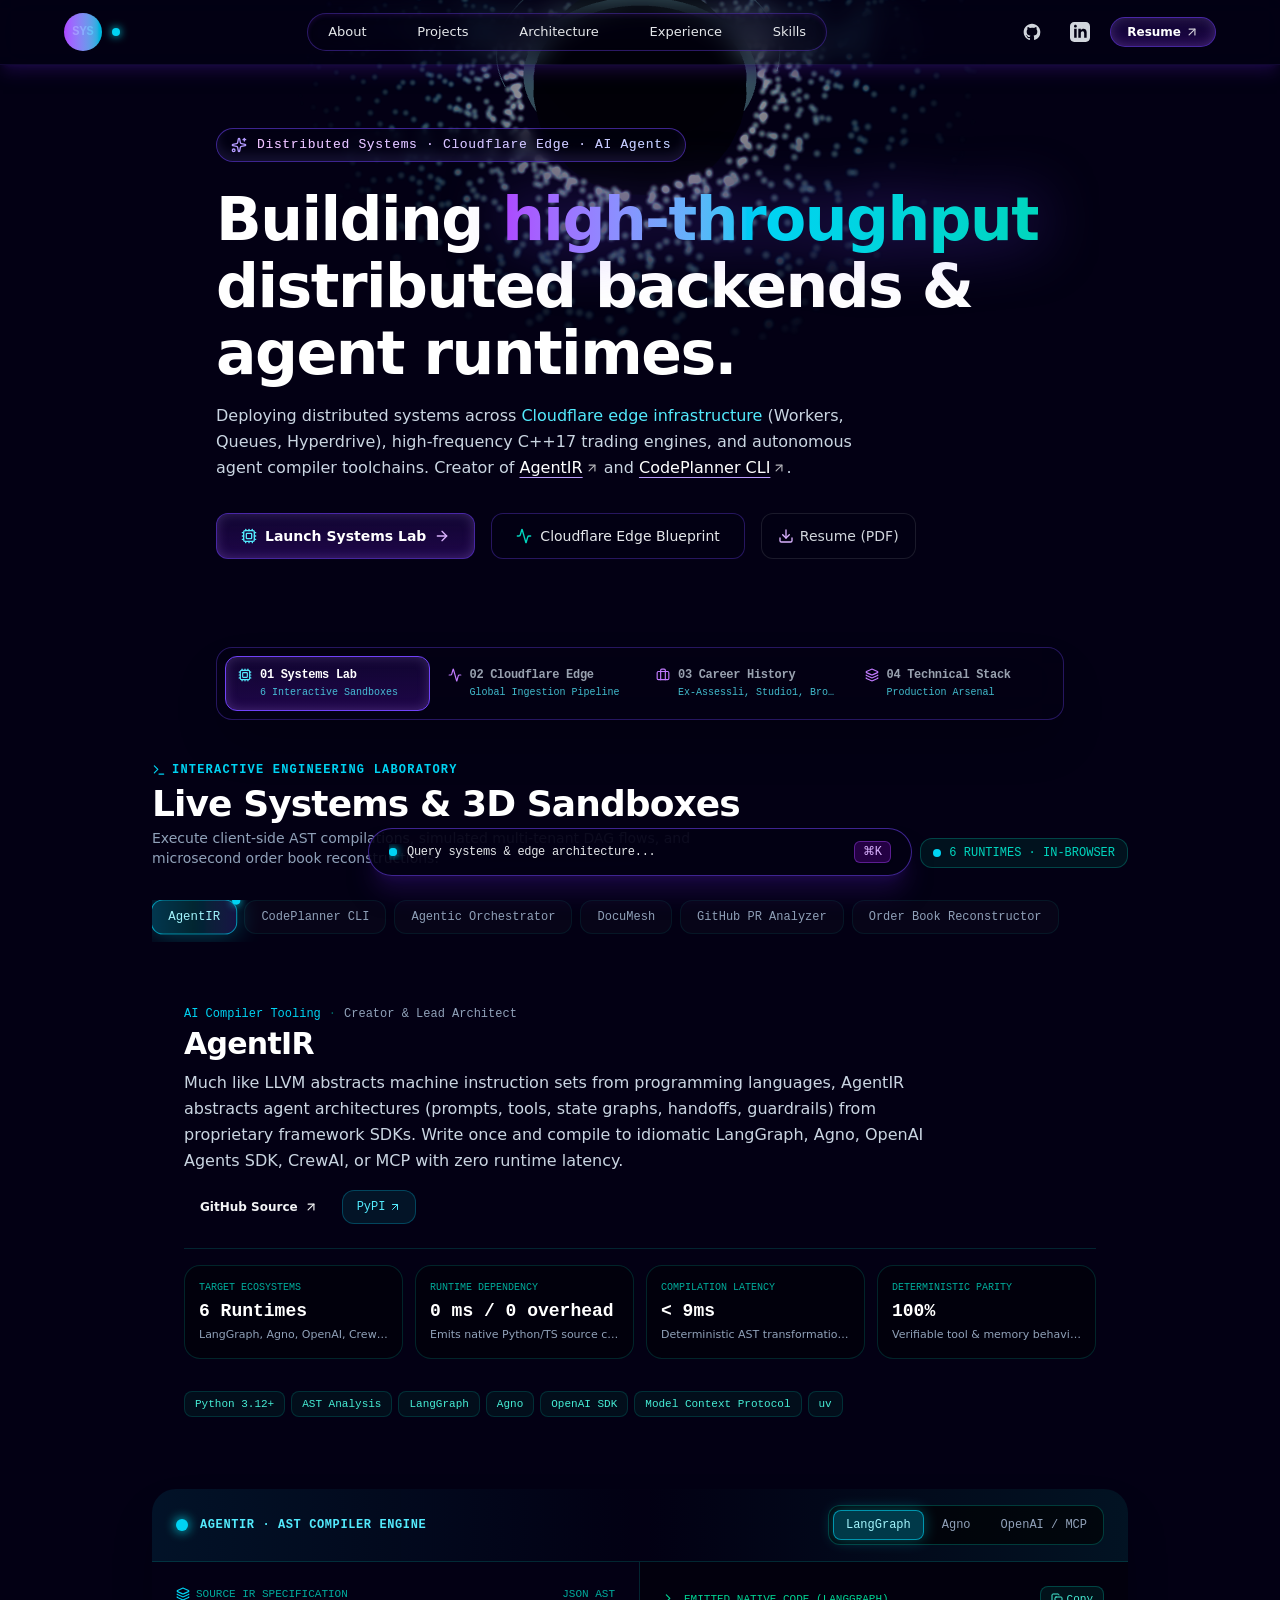
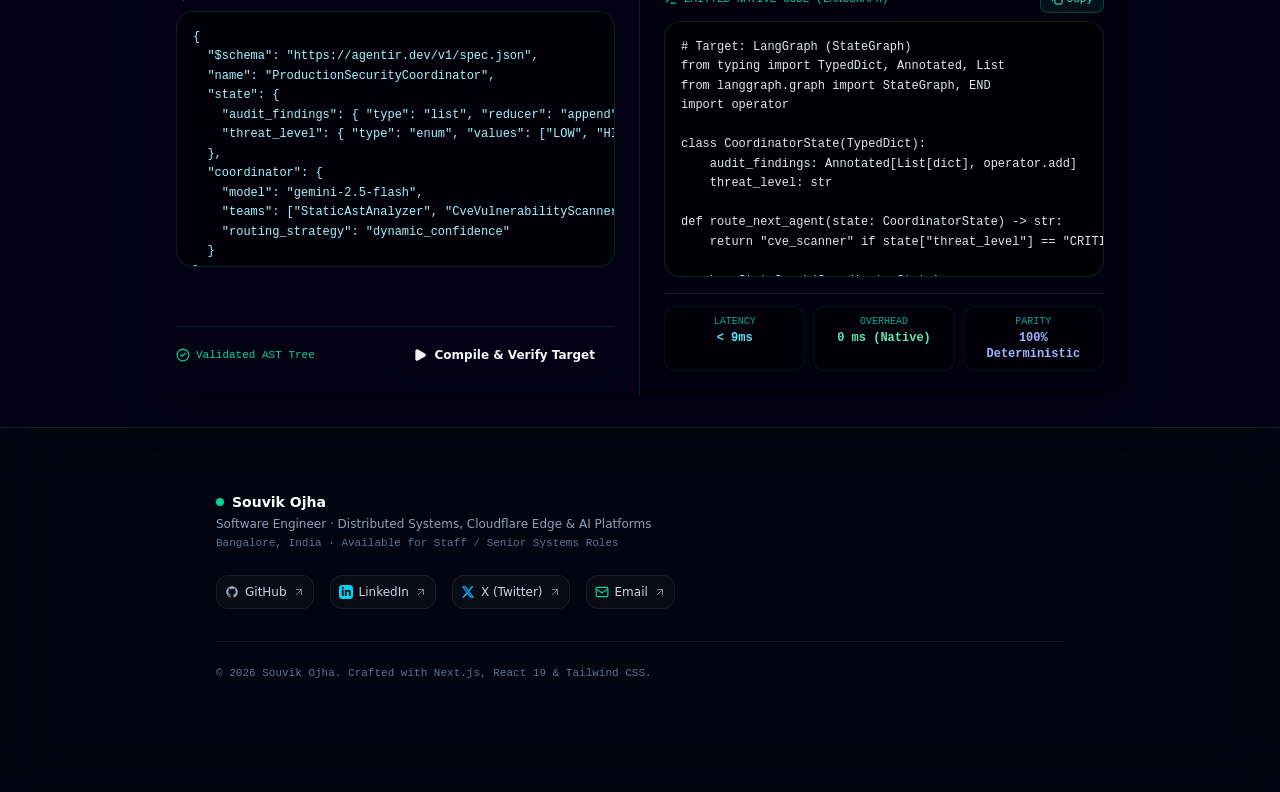
<file: index.html>
<!DOCTYPE html><html lang="en" class="dark h-full antialiased"><head><meta charSet="utf-8"/><meta name="viewport" content="width=device-width, initial-scale=1"/><link rel="stylesheet" href="/_next/static/chunks/19_lyf_rkv5mq.css" data-precedence="next"/><link rel="preload" as="script" fetchPriority="low" href="/_next/static/chunks/310vm2bl3xxpt.js"/><script src="/_next/static/chunks/19mx3mg6lkumu.js" async=""></script><script src="/_next/static/chunks/0bma92pht_c97.js" async=""></script><script src="/_next/static/chunks/1eh83f1trsv72.js" async=""></script><script src="/_next/static/chunks/turbopack-32f_s3484xohk.js" async=""></script><script src="/_next/static/chunks/0h2qsuyze9ds1.js" async=""></script><script src="/_next/static/chunks/3_feh8n163r1n.js" async=""></script><script src="/_next/static/chunks/28ugjsyu7fpft.js" async=""></script><script src="/_next/static/chunks/1s-bj4mqhxy81.js" async=""></script><meta name="theme-color" content="#030014"/><title>Systems &amp; Distributed Platforms Portfolio</title><meta name="description" content="Production engineering portfolio specialized in high-throughput distributed pipelines, Cloudflare edge infrastructure, and autonomous agent compiler toolchains."/><link rel="author" href="https://github.com/techsouvik"/><meta name="author" content="Systems Engineer"/><link rel="icon" href="/favicon.ico?favicon.2vob68tjqpejf.ico" sizes="256x256" type="image/x-icon"/><script src="/_next/static/chunks/0cz1d0mv5g_q7.js" noModule=""></script></head><body class="bg-[#030014] overflow-y-scroll overflow-x-hidden text-gray-200 selection:bg-purple-500/30 selection:text-cyan-200"><div hidden=""><!--$--><!--/$--></div><div class="w-full h-auto fixed inset-0 -z-10 pointer-events-none"></div><div class="w-full h-[65px] fixed top-0 shadow-lg shadow-[#2A0E61]/50 bg-[#03001427] backdrop-blur-md z-50 px-6 sm:px-10 border-b border-[#7042f820]"><div class="w-full h-full flex items-center justify-between m-auto max-w-6xl"><a class="flex items-center gap-2.5 group cursor-pointer" href="/"><div class="relative p-[1px] rounded-full bg-gradient-to-r from-purple-500 to-cyan-500 group-hover:shadow-[0_0_16px_rgba(112,66,248,0.8)] transition-all duration-300"><div class="w-9 h-9 rounded-full bg-[#030014] flex items-center justify-center font-mono font-bold text-xs text-transparent bg-clip-text bg-gradient-to-r from-purple-400 to-cyan-400">SYS</div></div><span class="w-2 h-2 rounded-full bg-cyan-400 shadow-[0_0_8px_#00f2fe]"></span></a><div class="hidden md:flex w-[520px] h-full flex-row items-center justify-center"><div class="flex items-center justify-between w-full h-auto border border-[#7042f861] bg-[#0300145e] px-[20px] py-[8px] rounded-full text-gray-200 text-[13px] backdrop-blur-md shadow-inner shadow-purple-900/20"><a href="#about-me" class="cursor-pointer hover:text-[#b49bff] transition">About</a><a href="#workbench" class="cursor-pointer hover:text-[#b49bff] transition">Projects</a><a href="#architecture" class="cursor-pointer hover:text-[#b49bff] transition">Architecture</a><a href="#experience" class="cursor-pointer hover:text-[#b49bff] transition">Experience</a><a href="#skills" class="cursor-pointer hover:text-[#b49bff] transition">Skills</a></div></div><div class="hidden md:flex flex-row items-center gap-3"><a href="https://github.com/techsouvik" target="_blank" rel="noreferrer noopener" class="p-2 rounded-xl text-gray-300 hover:text-white hover:bg-purple-950/40 transition" title="GitHub"><svg class="h-5 w-5" fill="currentColor" viewBox="0 0 24 24" aria-hidden="true"><path fill-rule="evenodd" d="M12 2C6.477 2 2 6.484 2 12.017c0 4.425 2.865 8.18 6.839 9.504.5.092.682-.217.682-.483 0-.237-.008-.868-.013-1.703-2.782.605-3.369-1.343-3.369-1.343-.454-1.158-1.11-1.466-1.11-1.466-.908-.62.069-.608.069-.608 1.003.07 1.53 1.032 1.53 1.032.892 1.53 2.341 1.088 2.91.832.092-.647.35-1.088.636-1.338-2.22-.253-4.555-1.113-4.555-4.951 0-1.093.39-1.988 1.029-2.688-.103-.253-.446-1.272.098-2.65 0 0 .84-.27 2.75 1.026A9.564 9.564 0 0112 6.844c.85.004 1.705.115 2.504.337 1.909-1.296 2.747-1.027 2.747-1.027.546 1.379.202 2.398.1 2.651.64.7 1.028 1.595 1.028 2.688 0 3.848-2.339 4.695-4.566 4.943.359.309.678.92.678 1.855 0 1.338-.012 2.419-.012 2.747 0 .268.18.58.688.482A10.019 10.019 0 0022 12.017C22 6.484 17.522 2 12 2z" clip-rule="evenodd"></path></svg></a><a href="https://linkedin.com/in/souvikojha" target="_blank" rel="noreferrer noopener" class="p-2 rounded-xl text-gray-300 hover:text-white hover:bg-purple-950/40 transition" title="LinkedIn"><svg class="h-5 w-5" fill="currentColor" viewBox="0 0 24 24" aria-hidden="true"><path d="M19 0h-14c-2.761 0-5 2.239-5 5v14c0 2.761 2.239 5 5 5h14c2.762 0 5-2.239 5-5v-14c0-2.761-2.238-5-5-5zm-11 19h-3v-11h3v11zm-1.5-12.268c-.966 0-1.75-.79-1.75-1.764s.784-1.764 1.75-1.764 1.75.79 1.75 1.764-.783 1.764-1.75 1.764zm13.5 12.268h-3v-5.604c0-3.368-4-3.113-4 0v5.604h-3v-11h3v1.765c1.396-2.586 7-2.777 7 2.476v6.759z"></path></svg></a><a href="/resume-startup.pdf" target="_blank" rel="noreferrer noopener" class="py-1.5 px-4 button-primary text-xs font-semibold text-white rounded-full cursor-pointer flex items-center gap-1 border border-[#7042f88b]"><span>Resume</span><svg xmlns="http://www.w3.org/2000/svg" width="24" height="24" viewBox="0 0 24 24" fill="none" stroke="currentColor" stroke-width="2" stroke-linecap="round" stroke-linejoin="round" class="lucide lucide-arrow-up-right w-3.5 h-3.5 opacity-80" aria-hidden="true"><path d="M7 7h10v10"></path><path d="M7 17 17 7"></path></svg></a></div><button class="md:hidden text-white focus:outline-none text-2xl p-1 cursor-pointer"><svg xmlns="http://www.w3.org/2000/svg" width="24" height="24" viewBox="0 0 24 24" fill="none" stroke="currentColor" stroke-width="2" stroke-linecap="round" stroke-linejoin="round" class="lucide lucide-menu w-6 h-6" aria-hidden="true"><path d="M4 5h16"></path><path d="M4 12h16"></path><path d="M4 19h16"></path></svg></button></div></div><main class="h-full w-full relative z-[20]"><section class="relative pt-24 sm:pt-32 pb-16 overflow-visible"><div style="opacity:0.65;mask-image:radial-gradient(circle 380px at 50% 50%, black 25%, transparent 92%);-webkit-mask-image:radial-gradient(circle 380px at 50% 50%, black 25%, transparent 92%)" class="absolute top-[-260px] sm:top-[-280px] left-1/2 -translate-x-1/2 w-full max-w-[1200px] h-[550px] sm:h-[620px] pointer-events-none -z-10 overflow-visible transition-opacity duration-700"></div><div class="max-w-4xl mx-auto px-6 space-y-6 relative z-10 text-center sm:text-left"><div class="Welcome-box py-[6px] px-[14px] border border-[#7042f88b] bg-[#03001477] backdrop-blur-md opacity-[0.95] mx-auto sm:mx-0 shadow-lg shadow-purple-900/20" style="opacity:0;transform:translateY(-100px)"><svg xmlns="http://www.w3.org/2000/svg" width="24" height="24" viewBox="0 0 24 24" fill="none" stroke="currentColor" stroke-width="2" stroke-linecap="round" stroke-linejoin="round" class="lucide lucide-sparkles lucide-stars text-[#b49bff] mr-[10px] h-4 w-4" aria-hidden="true"><path d="M11.017 2.814a1 1 0 0 1 1.966 0l1.051 5.558a2 2 0 0 0 1.594 1.594l5.558 1.051a1 1 0 0 1 0 1.966l-5.558 1.051a2 2 0 0 0-1.594 1.594l-1.051 5.558a1 1 0 0 1-1.966 0l-1.051-5.558a2 2 0 0 0-1.594-1.594l-5.558-1.051a1 1 0 0 1 0-1.966l5.558-1.051a2 2 0 0 0 1.594-1.594z"></path><path d="M20 2v4"></path><path d="M22 4h-4"></path><circle cx="4" cy="20" r="2"></circle></svg><h1 class="Welcome-text text-[12px] sm:text-[13px] font-mono tracking-wider">Distributed Systems · Cloudflare Edge · AI Agents</h1></div><div class="space-y-3" style="opacity:0;transform:translateX(-100px)"><h1 class="text-4xl sm:text-6xl font-black tracking-tight text-white leading-[1.12]">Building<!-- --> <span class="text-transparent bg-clip-text bg-gradient-to-r from-purple-500 via-cyan-400 to-teal-400 drop-shadow-[0_0_30px_rgba(112,66,248,0.5)]">high-throughput</span> <!-- -->distributed backends &amp; agent runtimes.</h1><p class="text-slate-300 text-sm sm:text-base leading-relaxed max-w-2xl font-normal pt-1">Deploying distributed systems across<!-- --> <span class="text-cyan-300 font-medium">Cloudflare edge infrastructure</span> (Workers, Queues, Hyperdrive), high-frequency C++17 trading engines, and autonomous agent compiler toolchains. Creator of<!-- --> <a href="https://github.com/techsouvik/agentIR" target="_blank" rel="noreferrer" class="text-white underline decoration-[#ba9cff] underline-offset-4 hover:text-cyan-300 font-medium inline-flex items-center">AgentIR<svg xmlns="http://www.w3.org/2000/svg" width="24" height="24" viewBox="0 0 24 24" fill="none" stroke="currentColor" stroke-width="2" stroke-linecap="round" stroke-linejoin="round" class="lucide lucide-arrow-up-right w-3.5 h-3.5 opacity-70 ml-0.5" aria-hidden="true"><path d="M7 7h10v10"></path><path d="M7 17 17 7"></path></svg></a> <!-- -->and<!-- --> <a href="https://github.com/techsouvik/codeplanner-cli" target="_blank" rel="noreferrer" class="text-white underline decoration-[#ba9cff] underline-offset-4 hover:text-cyan-300 font-medium inline-flex items-center">CodePlanner CLI<svg xmlns="http://www.w3.org/2000/svg" width="24" height="24" viewBox="0 0 24 24" fill="none" stroke="currentColor" stroke-width="2" stroke-linecap="round" stroke-linejoin="round" class="lucide lucide-arrow-up-right w-3.5 h-3.5 opacity-70 ml-0.5" aria-hidden="true"><path d="M7 7h10v10"></path><path d="M7 17 17 7"></path></svg></a>.</p></div><div class="flex flex-wrap items-center justify-center sm:justify-start gap-4 pt-2" style="opacity:0;transform:translateX(-100px)"><button class="py-3 px-6 button-primary text-center text-white cursor-pointer rounded-xl text-xs sm:text-sm font-semibold flex items-center gap-2 border border-[#7042f88b]"><svg xmlns="http://www.w3.org/2000/svg" width="24" height="24" viewBox="0 0 24 24" fill="none" stroke="currentColor" stroke-width="2" stroke-linecap="round" stroke-linejoin="round" class="lucide lucide-cpu w-4 h-4 text-cyan-300" aria-hidden="true"><path d="M12 20v2"></path><path d="M12 2v2"></path><path d="M17 20v2"></path><path d="M17 2v2"></path><path d="M2 12h2"></path><path d="M2 17h2"></path><path d="M2 7h2"></path><path d="M20 12h2"></path><path d="M20 17h2"></path><path d="M20 7h2"></path><path d="M7 20v2"></path><path d="M7 2v2"></path><rect x="4" y="4" width="16" height="16" rx="2"></rect><rect x="8" y="8" width="8" height="8" rx="1"></rect></svg><span>Launch Systems Lab</span><svg xmlns="http://www.w3.org/2000/svg" width="24" height="24" viewBox="0 0 24 24" fill="none" stroke="currentColor" stroke-width="2" stroke-linecap="round" stroke-linejoin="round" class="lucide lucide-arrow-right w-4 h-4 text-purple-300" aria-hidden="true"><path d="M5 12h14"></path><path d="m12 5 7 7-7 7"></path></svg></button><button class="py-3 px-6 text-center text-gray-200 hover:text-white bg-[#03001477] border border-[#7042f855] hover:border-cyan-400 rounded-xl text-xs sm:text-sm font-medium flex items-center gap-2 transition backdrop-blur-md cursor-pointer"><svg xmlns="http://www.w3.org/2000/svg" width="24" height="24" viewBox="0 0 24 24" fill="none" stroke="currentColor" stroke-width="2" stroke-linecap="round" stroke-linejoin="round" class="lucide lucide-activity w-4 h-4 text-teal-400" aria-hidden="true"><path d="M22 12h-2.48a2 2 0 0 0-1.93 1.46l-2.35 8.36a.25.25 0 0 1-.48 0L9.24 2.18a.25.25 0 0 0-.48 0l-2.35 8.36A2 2 0 0 1 4.49 12H2"></path></svg><span>Cloudflare Edge Blueprint</span></button><a href="/resume-startup.pdf" target="_blank" rel="noopener noreferrer" class="py-3 px-4 text-center text-gray-300 hover:text-white bg-[#03001477] border border-white/10 hover:border-white/20 rounded-xl text-xs sm:text-sm font-medium flex items-center gap-1.5 transition backdrop-blur-md cursor-pointer"><svg xmlns="http://www.w3.org/2000/svg" width="24" height="24" viewBox="0 0 24 24" fill="none" stroke="currentColor" stroke-width="2" stroke-linecap="round" stroke-linejoin="round" class="lucide lucide-download w-4 h-4 text-purple-300" aria-hidden="true"><path d="M12 15V3"></path><path d="M21 15v4a2 2 0 0 1-2 2H5a2 2 0 0 1-2-2v-4"></path><path d="m7 10 5 5 5-5"></path></svg><span>Resume (PDF)</span></a></div></div></section><div id="cockpit" class="max-w-4xl mx-auto px-6 pt-6 pb-2 scroll-mt-20 relative"><div class="p-2 rounded-2xl flex items-center justify-between gap-1.5 overflow-x-auto no-scrollbar shadow-2xl border border-[#7042f855] bg-[#030014aa] backdrop-blur-xl"><button class="flex-1 min-w-[170px] py-2.5 px-3 rounded-xl text-left transition-all duration-300 cursor-pointer button-primary text-white border border-[#7042f8] shadow-lg shadow-purple-900/40"><div class="flex items-center gap-2"><svg xmlns="http://www.w3.org/2000/svg" width="24" height="24" viewBox="0 0 24 24" fill="none" stroke="currentColor" stroke-width="2" stroke-linecap="round" stroke-linejoin="round" class="lucide lucide-cpu w-3.5 h-3.5 text-cyan-300" aria-hidden="true"><path d="M12 20v2"></path><path d="M12 2v2"></path><path d="M17 20v2"></path><path d="M17 2v2"></path><path d="M2 12h2"></path><path d="M2 17h2"></path><path d="M2 7h2"></path><path d="M20 12h2"></path><path d="M20 17h2"></path><path d="M20 7h2"></path><path d="M7 20v2"></path><path d="M7 2v2"></path><rect x="4" y="4" width="16" height="16" rx="2"></rect><rect x="8" y="8" width="8" height="8" rx="1"></rect></svg><span class="text-xs font-mono font-bold tracking-tight">01 Systems Lab</span></div><div class="text-[10px] font-mono text-cyan-300/80 truncate mt-0.5 pl-5.5">6 Interactive Sandboxes</div></button><button class="flex-1 min-w-[170px] py-2.5 px-3 rounded-xl text-left transition-all duration-300 cursor-pointer text-gray-400 hover:text-white hover:bg-white/[0.04]"><div class="flex items-center gap-2"><svg xmlns="http://www.w3.org/2000/svg" width="24" height="24" viewBox="0 0 24 24" fill="none" stroke="currentColor" stroke-width="2" stroke-linecap="round" stroke-linejoin="round" class="lucide lucide-activity w-3.5 h-3.5 text-purple-400" aria-hidden="true"><path d="M22 12h-2.48a2 2 0 0 0-1.93 1.46l-2.35 8.36a.25.25 0 0 1-.48 0L9.24 2.18a.25.25 0 0 0-.48 0l-2.35 8.36A2 2 0 0 1 4.49 12H2"></path></svg><span class="text-xs font-mono font-bold tracking-tight">02 Cloudflare Edge</span></div><div class="text-[10px] font-mono text-cyan-300/80 truncate mt-0.5 pl-5.5">Global Ingestion Pipeline</div></button><button class="flex-1 min-w-[170px] py-2.5 px-3 rounded-xl text-left transition-all duration-300 cursor-pointer text-gray-400 hover:text-white hover:bg-white/[0.04]"><div class="flex items-center gap-2"><svg xmlns="http://www.w3.org/2000/svg" width="24" height="24" viewBox="0 0 24 24" fill="none" stroke="currentColor" stroke-width="2" stroke-linecap="round" stroke-linejoin="round" class="lucide lucide-briefcase w-3.5 h-3.5 text-purple-400" aria-hidden="true"><path d="M16 20V4a2 2 0 0 0-2-2h-4a2 2 0 0 0-2 2v16"></path><rect width="20" height="14" x="2" y="6" rx="2"></rect></svg><span class="text-xs font-mono font-bold tracking-tight">03 Career History</span></div><div class="text-[10px] font-mono text-cyan-300/80 truncate mt-0.5 pl-5.5">Ex-Assessli, Studio1, Browmath</div></button><button class="flex-1 min-w-[170px] py-2.5 px-3 rounded-xl text-left transition-all duration-300 cursor-pointer text-gray-400 hover:text-white hover:bg-white/[0.04]"><div class="flex items-center gap-2"><svg xmlns="http://www.w3.org/2000/svg" width="24" height="24" viewBox="0 0 24 24" fill="none" stroke="currentColor" stroke-width="2" stroke-linecap="round" stroke-linejoin="round" class="lucide lucide-layers lucide-layers-3 w-3.5 h-3.5 text-purple-400" aria-hidden="true"><path d="M12.83 2.18a2 2 0 0 0-1.66 0L2.6 6.08a1 1 0 0 0 0 1.83l8.58 3.91a2 2 0 0 0 1.66 0l8.58-3.9a1 1 0 0 0 0-1.83z"></path><path d="M2 12a1 1 0 0 0 .58.91l8.6 3.91a2 2 0 0 0 1.65 0l8.58-3.9A1 1 0 0 0 22 12"></path><path d="M2 17a1 1 0 0 0 .58.91l8.6 3.91a2 2 0 0 0 1.65 0l8.58-3.9A1 1 0 0 0 22 17"></path></svg><span class="text-xs font-mono font-bold tracking-tight">04 Technical Stack</span></div><div class="text-[10px] font-mono text-cyan-300/80 truncate mt-0.5 pl-5.5">Production Arsenal</div></button></div></div><div class="relative"><div class="block animate-in fade-in duration-200"><section id="workbench" class="py-8 relative"><div class="max-w-5xl mx-auto px-6 space-y-8"><div class="flex flex-wrap items-end justify-between gap-4"><div><div class="inline-flex items-center gap-1.5 text-xs font-mono uppercase tracking-widest text-cyan-400 font-semibold mb-1"><svg xmlns="http://www.w3.org/2000/svg" width="24" height="24" viewBox="0 0 24 24" fill="none" stroke="currentColor" stroke-width="2" stroke-linecap="round" stroke-linejoin="round" class="lucide lucide-terminal w-3.5 h-3.5" aria-hidden="true"><path d="M12 19h8"></path><path d="m4 17 6-6-6-6"></path></svg><span>Interactive Engineering Laboratory</span></div><h2 class="text-2xl sm:text-4xl font-extrabold text-white tracking-tight">Live Systems &amp; 3D Sandboxes</h2><p class="text-sm text-slate-400 mt-1 max-w-xl">Execute client-side AST compilations, simulated multi-tenant DAG flows, and microsecond order book reconstructions.</p></div><div class="flex items-center gap-2 font-mono text-xs text-teal-400 bg-teal-950/40 px-3 py-1.5 rounded-xl border border-teal-500/30"><span class="w-2 h-2 rounded-full bg-cyan-400 animate-ping inline-block"></span><span>6 RUNTIMES · IN-BROWSER</span></div></div><div class="flex items-center gap-2 overflow-x-auto pb-2 no-scrollbar"><button class="relative px-4 py-2 rounded-xl text-xs font-mono font-medium transition-all duration-300 whitespace-nowrap cursor-pointer bg-gradient-to-r from-cyan-500/30 via-teal-500/20 to-indigo-500/20 text-cyan-200 border border-cyan-400/60 shadow-[0_0_25px_rgba(0,242,254,0.3)] scale-[1.03]"><span class="absolute -top-1 -right-1 w-2 h-2 rounded-full bg-cyan-400 shadow-[0_0_8px_#00f2fe]"></span><span>AgentIR</span></button><button class="relative px-4 py-2 rounded-xl text-xs font-mono font-medium transition-all duration-300 whitespace-nowrap cursor-pointer bg-white/[0.02] border border-teal-500/10 text-slate-400 hover:text-white hover:border-teal-500/30 hover:bg-teal-500/5"><span>CodePlanner CLI</span></button><button class="relative px-4 py-2 rounded-xl text-xs font-mono font-medium transition-all duration-300 whitespace-nowrap cursor-pointer bg-white/[0.02] border border-teal-500/10 text-slate-400 hover:text-white hover:border-teal-500/30 hover:bg-teal-500/5"><span>Agentic Orchestrator</span></button><button class="relative px-4 py-2 rounded-xl text-xs font-mono font-medium transition-all duration-300 whitespace-nowrap cursor-pointer bg-white/[0.02] border border-teal-500/10 text-slate-400 hover:text-white hover:border-teal-500/30 hover:bg-teal-500/5"><span>DocuMesh</span></button><button class="relative px-4 py-2 rounded-xl text-xs font-mono font-medium transition-all duration-300 whitespace-nowrap cursor-pointer bg-white/[0.02] border border-teal-500/10 text-slate-400 hover:text-white hover:border-teal-500/30 hover:bg-teal-500/5"><span>GitHub PR Analyzer</span></button><button class="relative px-4 py-2 rounded-xl text-xs font-mono font-medium transition-all duration-300 whitespace-nowrap cursor-pointer bg-white/[0.02] border border-teal-500/10 text-slate-400 hover:text-white hover:border-teal-500/30 hover:bg-teal-500/5"><span>Order Book Reconstructor</span></button></div><div style="transform:perspective(1000px) rotateX(0deg) rotateY(0deg);transition:transform 0.18s cubic-bezier(0.16, 1, 0.3, 1), box-shadow 0.18s ease-out" class="relative overflow-hidden hud-panel p-6 sm:p-8 rounded-3xl space-y-6"><div class="pointer-events-none absolute inset-0 z-10 transition-opacity duration-300" style="opacity:0;background:radial-gradient(circle 350px at 50% 50%, rgba(0, 242, 254, 0.25), transparent 70%)"></div><div class="flex flex-wrap items-start justify-between gap-4"><div class="space-y-1"><div class="flex items-center gap-2 text-xs font-mono text-cyan-400"><span>AI Compiler Tooling</span><span class="text-teal-500/50">·</span><span class="text-slate-400">Creator &amp; Lead Architect</span></div><h3 class="text-2xl sm:text-3xl font-bold text-white tracking-tight">AgentIR</h3><p class="text-sm sm:text-base text-slate-300 mt-2 leading-relaxed max-w-3xl">Much like LLVM abstracts machine instruction sets from programming languages, AgentIR abstracts agent architectures (prompts, tools, state graphs, handoffs, guardrails) from proprietary framework SDKs. Write once and compile to idiomatic LangGraph, Agno, OpenAI Agents SDK, CrewAI, or MCP with zero runtime latency.</p></div><div class="flex items-center gap-2"><a href="https://github.com/techsouvik/agentIR" target="_blank" rel="noreferrer" class="btn-neon-teal px-4 py-2 rounded-xl text-xs font-semibold flex items-center gap-1.5"><span>GitHub Source</span><svg xmlns="http://www.w3.org/2000/svg" width="24" height="24" viewBox="0 0 24 24" fill="none" stroke="currentColor" stroke-width="2" stroke-linecap="round" stroke-linejoin="round" class="lucide lucide-arrow-up-right w-3.5 h-3.5" aria-hidden="true"><path d="M7 7h10v10"></path><path d="M7 17 17 7"></path></svg></a><a href="https://pypi.org/project/agentir/" target="_blank" rel="noreferrer" class="px-3.5 py-2 rounded-xl text-xs font-mono text-cyan-300 bg-cyan-950/40 border border-cyan-500/30 hover:border-cyan-400 transition-all flex items-center gap-1"><span>PyPI</span><svg xmlns="http://www.w3.org/2000/svg" width="24" height="24" viewBox="0 0 24 24" fill="none" stroke="currentColor" stroke-width="2" stroke-linecap="round" stroke-linejoin="round" class="lucide lucide-arrow-up-right w-3 h-3" aria-hidden="true"><path d="M7 7h10v10"></path><path d="M7 17 17 7"></path></svg></a></div></div><div class="grid grid-cols-2 sm:grid-cols-4 gap-3 pt-4 border-t border-teal-500/20"><div class="p-3.5 rounded-2xl bg-black/40 border border-teal-500/20 hover:border-cyan-400/50 transition-colors"><div class="text-[10px] font-mono text-teal-400/80 uppercase">Target Ecosystems</div><div class="text-lg font-black font-mono text-white mt-0.5">6 Runtimes</div><div class="text-[11px] text-slate-400 mt-0.5 truncate">LangGraph, Agno, OpenAI, CrewAI, Lyzr, MCP</div></div><div class="p-3.5 rounded-2xl bg-black/40 border border-teal-500/20 hover:border-cyan-400/50 transition-colors"><div class="text-[10px] font-mono text-teal-400/80 uppercase">Runtime Dependency</div><div class="text-lg font-black font-mono text-white mt-0.5">0 ms / 0 overhead</div><div class="text-[11px] text-slate-400 mt-0.5 truncate">Emits native Python/TS source code</div></div><div class="p-3.5 rounded-2xl bg-black/40 border border-teal-500/20 hover:border-cyan-400/50 transition-colors"><div class="text-[10px] font-mono text-teal-400/80 uppercase">Compilation Latency</div><div class="text-lg font-black font-mono text-white mt-0.5">&lt; 9ms</div><div class="text-[11px] text-slate-400 mt-0.5 truncate">Deterministic AST transformation pipeline</div></div><div class="p-3.5 rounded-2xl bg-black/40 border border-teal-500/20 hover:border-cyan-400/50 transition-colors"><div class="text-[10px] font-mono text-teal-400/80 uppercase">Deterministic Parity</div><div class="text-lg font-black font-mono text-white mt-0.5">100%</div><div class="text-[11px] text-slate-400 mt-0.5 truncate">Verifiable tool &amp; memory behavior preservation</div></div></div><div class="flex flex-wrap gap-1.5 pt-2"><span class="px-2.5 py-1 rounded-lg text-[11px] font-mono bg-teal-950/30 text-teal-300 border border-teal-500/20">Python 3.12+</span><span class="px-2.5 py-1 rounded-lg text-[11px] font-mono bg-teal-950/30 text-teal-300 border border-teal-500/20">AST Analysis</span><span class="px-2.5 py-1 rounded-lg text-[11px] font-mono bg-teal-950/30 text-teal-300 border border-teal-500/20">LangGraph</span><span class="px-2.5 py-1 rounded-lg text-[11px] font-mono bg-teal-950/30 text-teal-300 border border-teal-500/20">Agno</span><span class="px-2.5 py-1 rounded-lg text-[11px] font-mono bg-teal-950/30 text-teal-300 border border-teal-500/20">OpenAI SDK</span><span class="px-2.5 py-1 rounded-lg text-[11px] font-mono bg-teal-950/30 text-teal-300 border border-teal-500/20">Model Context Protocol</span><span class="px-2.5 py-1 rounded-lg text-[11px] font-mono bg-teal-950/30 text-teal-300 border border-teal-500/20">uv</span></div></div><div class="pt-2"><div class="hud-panel rounded-3xl overflow-hidden shadow-2xl transition-all duration-300"><div class="flex flex-wrap items-center justify-between border-b border-teal-500/20 px-6 py-4 bg-gradient-to-r from-cyan-500/10 via-transparent to-teal-500/10"><div class="flex items-center gap-3"><div class="w-3 h-3 rounded-full bg-cyan-400 shadow-[0_0_12px_#00f2fe]"></div><span class="font-mono text-xs font-bold text-cyan-300 tracking-wider">AGENTIR · AST COMPILER ENGINE</span></div><div class="flex items-center gap-1.5 p-1 bg-black/60 rounded-xl border border-teal-500/30"><button class="px-3 py-1.5 rounded-lg text-xs font-mono font-medium transition-all duration-200 cursor-pointer bg-cyan-500/30 text-cyan-200 border border-cyan-400/60 shadow-[0_0_15px_rgba(0,242,254,0.3)]">LangGraph</button><button class="px-3 py-1.5 rounded-lg text-xs font-mono font-medium transition-all duration-200 cursor-pointer text-slate-400 hover:text-white">Agno</button><button class="px-3 py-1.5 rounded-lg text-xs font-mono font-medium transition-all duration-200 cursor-pointer text-slate-400 hover:text-white">OpenAI / MCP</button></div></div><div class="grid grid-cols-1 lg:grid-cols-2 divide-y lg:divide-y-0 lg:divide-x divide-teal-500/20"><div class="p-5 sm:p-6 flex flex-col justify-between space-y-4"><div><div class="flex items-center justify-between text-[11px] font-mono text-teal-400/80 mb-2"><span class="flex items-center gap-1.5"><svg xmlns="http://www.w3.org/2000/svg" width="24" height="24" viewBox="0 0 24 24" fill="none" stroke="currentColor" stroke-width="2" stroke-linecap="round" stroke-linejoin="round" class="lucide lucide-layers lucide-layers-3 w-3.5 h-3.5 text-cyan-400" aria-hidden="true"><path d="M12.83 2.18a2 2 0 0 0-1.66 0L2.6 6.08a1 1 0 0 0 0 1.83l8.58 3.91a2 2 0 0 0 1.66 0l8.58-3.9a1 1 0 0 0 0-1.83z"></path><path d="M2 12a1 1 0 0 0 .58.91l8.6 3.91a2 2 0 0 0 1.65 0l8.58-3.9A1 1 0 0 0 22 12"></path><path d="M2 17a1 1 0 0 0 .58.91l8.6 3.91a2 2 0 0 0 1.65 0l8.58-3.9A1 1 0 0 0 22 17"></path></svg> SOURCE IR SPECIFICATION</span><span>JSON AST</span></div><pre class="text-xs font-mono text-cyan-200 bg-black/60 p-4 rounded-2xl border border-teal-500/20 overflow-x-auto leading-relaxed max-h-64 shadow-inner">{
  &quot;$schema&quot;: &quot;https://agentir.dev/v1/spec.json&quot;,
  &quot;name&quot;: &quot;ProductionSecurityCoordinator&quot;,
  &quot;state&quot;: {
    &quot;audit_findings&quot;: { &quot;type&quot;: &quot;list&quot;, &quot;reducer&quot;: &quot;append&quot; },
    &quot;threat_level&quot;: { &quot;type&quot;: &quot;enum&quot;, &quot;values&quot;: [&quot;LOW&quot;, &quot;HIGH&quot;, &quot;CRITICAL&quot;] }
  },
  &quot;coordinator&quot;: {
    &quot;model&quot;: &quot;gemini-2.5-flash&quot;,
    &quot;teams&quot;: [&quot;StaticAstAnalyzer&quot;, &quot;CveVulnerabilityScanner&quot;],
    &quot;routing_strategy&quot;: &quot;dynamic_confidence&quot;
  }
}</pre></div><div class="pt-3 border-t border-teal-500/20 flex items-center justify-between"><span class="text-[11px] font-mono text-emerald-400 flex items-center gap-1.5"><svg xmlns="http://www.w3.org/2000/svg" width="24" height="24" viewBox="0 0 24 24" fill="none" stroke="currentColor" stroke-width="2" stroke-linecap="round" stroke-linejoin="round" class="lucide lucide-circle-check lucide-check-circle-2 w-3.5 h-3.5" aria-hidden="true"><circle cx="12" cy="12" r="10"></circle><path d="m16 9-5.5 5.5L8 12"></path></svg> Validated AST Tree</span><button class="btn-neon-teal px-5 py-2 rounded-xl text-xs font-bold flex items-center gap-2 cursor-pointer shadow-lg active:scale-95 disabled:opacity-50"><svg xmlns="http://www.w3.org/2000/svg" width="24" height="24" viewBox="0 0 24 24" fill="none" stroke="currentColor" stroke-width="2" stroke-linecap="round" stroke-linejoin="round" class="lucide lucide-play w-3.5 h-3.5 fill-current" aria-hidden="true"><path d="M5 5a2 2 0 0 1 3.008-1.728l11.997 6.998a2 2 0 0 1 .003 3.458l-12 7A2 2 0 0 1 5 19z"></path></svg><span>Compile &amp; Verify Target</span></button></div></div><div class="p-5 sm:p-6 flex flex-col justify-between bg-black/30 space-y-4"><div><div class="flex items-center justify-between text-[11px] font-mono mb-2"><span class="text-emerald-400 flex items-center gap-1.5"><svg xmlns="http://www.w3.org/2000/svg" width="24" height="24" viewBox="0 0 24 24" fill="none" stroke="currentColor" stroke-width="2" stroke-linecap="round" stroke-linejoin="round" class="lucide lucide-terminal w-3.5 h-3.5" aria-hidden="true"><path d="M12 19h8"></path><path d="m4 17 6-6-6-6"></path></svg> EMITTED NATIVE CODE (<!-- -->LANGGRAPH<!-- -->)</span><button class="flex items-center gap-1 text-[11px] text-teal-300 hover:text-white px-2.5 py-1 rounded-lg bg-teal-950/40 border border-teal-500/30 hover:border-cyan-400 transition-colors"><svg xmlns="http://www.w3.org/2000/svg" width="24" height="24" viewBox="0 0 24 24" fill="none" stroke="currentColor" stroke-width="2" stroke-linecap="round" stroke-linejoin="round" class="lucide lucide-copy w-3 h-3" aria-hidden="true"><rect width="14" height="14" x="8" y="8" rx="2" ry="2"></rect><path d="M4 16c-1.1 0-2-.9-2-2V4c0-1.1.9-2 2-2h10c1.1 0 2 .9 2 2"></path></svg>Copy</button></div><pre class="text-xs font-mono text-slate-200 bg-black/70 p-4 rounded-2xl border border-teal-500/20 overflow-x-auto leading-relaxed max-h-64 shadow-inner"># Target: LangGraph (StateGraph)
from typing import TypedDict, Annotated, List
from langgraph.graph import StateGraph, END
import operator

class CoordinatorState(TypedDict):
    audit_findings: Annotated[List[dict], operator.add]
    threat_level: str

def route_next_agent(state: CoordinatorState) -&gt; str:
    return &quot;cve_scanner&quot; if state[&quot;threat_level&quot;] == &quot;CRITICAL&quot; else &quot;ast_analyzer&quot;

graph = StateGraph(CoordinatorState)
graph.add_node(&quot;coordinator&quot;, triage_node)
graph.add_node(&quot;ast_analyzer&quot;, static_ast_node)
graph.add_node(&quot;cve_scanner&quot;, cve_scanner_node)
graph.add_conditional_edges(&quot;coordinator&quot;, route_next_agent)
app = graph.compile()</pre></div><div class="pt-3 border-t border-teal-500/20 grid grid-cols-3 gap-2 text-center text-xs font-mono"><div class="p-2 rounded-xl bg-black/40 border border-teal-500/10"><div class="text-[10px] text-teal-400/80">LATENCY</div><div class="text-cyan-300 font-black mt-0.5">&lt; 9ms</div></div><div class="p-2 rounded-xl bg-black/40 border border-teal-500/10"><div class="text-[10px] text-teal-400/80">OVERHEAD</div><div class="text-emerald-300 font-black mt-0.5">0 ms (Native)</div></div><div class="p-2 rounded-xl bg-black/40 border border-teal-500/10"><div class="text-[10px] text-teal-400/80">PARITY</div><div class="text-indigo-300 font-black mt-0.5">100% Deterministic</div></div></div></div></div></div></div></div></section></div><div class="hidden"><section id="architecture" class="py-8 relative"><div class="absolute top-1/2 left-1/2 -translate-x-1/2 -translate-y-1/2 w-[600px] h-[300px] bg-cyan-500/5 blur-[120px] pointer-events-none -z-10 rounded-full"></div><div class="max-w-4xl mx-auto px-6 space-y-8"><div class="flex flex-wrap items-end justify-between gap-4"><div><div class="inline-flex items-center gap-1.5 text-xs font-mono uppercase tracking-widest text-cyan-400 font-semibold mb-1"><svg xmlns="http://www.w3.org/2000/svg" width="24" height="24" viewBox="0 0 24 24" fill="none" stroke="currentColor" stroke-width="2" stroke-linecap="round" stroke-linejoin="round" class="lucide lucide-radio w-3.5 h-3.5" aria-hidden="true"><path d="M16.247 7.761a6 6 0 0 1 0 8.478"></path><path d="M19.075 4.933a10 10 0 0 1 0 14.134"></path><path d="M4.925 19.067a10 10 0 0 1 0-14.134"></path><path d="M7.753 16.239a6 6 0 0 1 0-8.478"></path><circle cx="12" cy="12" r="2"></circle></svg>Systems Architecture Blueprint</div><h2 class="text-2xl sm:text-3xl font-bold text-white tracking-tight">Cloudflare Edge &amp; High-Throughput Ingestion</h2><p class="text-sm text-slate-400 mt-1 max-w-xl">Production distributed topology: V8 isolate edge routing, queue decoupling, global database connection pooling, and Zero Trust cluster ingress.</p></div><button class="px-4 py-2 rounded-xl text-xs font-mono font-medium flex items-center gap-2 transition-all bg-white/[0.05] hover:bg-cyan-500 text-slate-200 hover:text-slate-950 border border-white/10 hover:border-cyan-400 shadow-md active:scale-95"><svg xmlns="http://www.w3.org/2000/svg" width="24" height="24" viewBox="0 0 24 24" fill="none" stroke="currentColor" stroke-width="2" stroke-linecap="round" stroke-linejoin="round" class="lucide lucide-play w-3.5 h-3.5" aria-hidden="true"><path d="M5 5a2 2 0 0 1 3.008-1.728l11.997 6.998a2 2 0 0 1 .003 3.458l-12 7A2 2 0 0 1 5 19z"></path></svg><span>Simulate Packet Flow</span></button></div><div class="grid grid-cols-2 md:grid-cols-4 gap-3 relative"><button class="p-4 rounded-2xl text-left border transition-all duration-200 relative overflow-hidden group bg-gradient-to-b from-cyan-500/15 to-white/[0.03] border-cyan-500/50 shadow-[0_0_20px_rgba(6,182,212,0.15)] ring-1 ring-cyan-500/30"><div class="flex items-center justify-between mb-3"><span class="text-[10px] font-mono px-2 py-0.5 rounded-full bg-white/[0.06] text-slate-400 border border-white/[0.04]">Tier <!-- -->01</span><svg xmlns="http://www.w3.org/2000/svg" width="24" height="24" viewBox="0 0 24 24" fill="none" stroke="currentColor" stroke-width="2" stroke-linecap="round" stroke-linejoin="round" class="lucide lucide-cloud w-4 h-4 transition-colors text-cyan-400" aria-hidden="true"><path d="M17.5 19H9a7 7 0 1 1 6.71-9h1.79a4.5 4.5 0 1 1 0 9Z"></path></svg></div><div class="text-xs font-semibold text-white truncate">Edge Gateway</div><div class="text-[11px] text-slate-400 mt-1 line-clamp-1">V8 Isolate Compute &amp; Ingress</div><div class="mt-3 pt-2.5 border-t border-white/[0.06] flex items-center justify-between text-[10px] font-mono text-slate-500"><span class="text-cyan-400">&lt; 1ms Cold Start</span><svg xmlns="http://www.w3.org/2000/svg" width="24" height="24" viewBox="0 0 24 24" fill="none" stroke="currentColor" stroke-width="2" stroke-linecap="round" stroke-linejoin="round" class="lucide lucide-arrow-right w-3 h-3 text-slate-600 hidden md:block" aria-hidden="true"><path d="M5 12h14"></path><path d="m12 5 7 7-7 7"></path></svg></div></button><button class="p-4 rounded-2xl text-left border transition-all duration-200 relative overflow-hidden group bg-white/[0.02] border-white/[0.06] hover:bg-white/[0.05] hover:border-white/20"><div class="flex items-center justify-between mb-3"><span class="text-[10px] font-mono px-2 py-0.5 rounded-full bg-white/[0.06] text-slate-400 border border-white/[0.04]">Tier <!-- -->02</span><svg xmlns="http://www.w3.org/2000/svg" width="24" height="24" viewBox="0 0 24 24" fill="none" stroke="currentColor" stroke-width="2" stroke-linecap="round" stroke-linejoin="round" class="lucide lucide-zap w-4 h-4 transition-colors text-slate-500 group-hover:text-slate-300" aria-hidden="true"><path d="M15.914 4a1.5 1.5 0 00-2.474-1.561l-9 9A1.5 1.5 0 005.5 14h4.002a.5.5 0 01.471.666L8.086 20a1.5 1.5 0 002.475 1.56l9-9A1.5 1.5 0 0018.5 10h-3.997a.5.5 0 01-.472-.667z"></path></svg></div><div class="text-xs font-semibold text-white truncate">Event Pipeline</div><div class="text-[11px] text-slate-400 mt-1 line-clamp-1">Decoupled Async Bus</div><div class="mt-3 pt-2.5 border-t border-white/[0.06] flex items-center justify-between text-[10px] font-mono text-slate-500"><span class="">Auto-scaling concurrency</span><svg xmlns="http://www.w3.org/2000/svg" width="24" height="24" viewBox="0 0 24 24" fill="none" stroke="currentColor" stroke-width="2" stroke-linecap="round" stroke-linejoin="round" class="lucide lucide-arrow-right w-3 h-3 text-slate-600 hidden md:block" aria-hidden="true"><path d="M5 12h14"></path><path d="m12 5 7 7-7 7"></path></svg></div></button><button class="p-4 rounded-2xl text-left border transition-all duration-200 relative overflow-hidden group bg-white/[0.02] border-white/[0.06] hover:bg-white/[0.05] hover:border-white/20"><div class="flex items-center justify-between mb-3"><span class="text-[10px] font-mono px-2 py-0.5 rounded-full bg-white/[0.06] text-slate-400 border border-white/[0.04]">Tier <!-- -->03</span><svg xmlns="http://www.w3.org/2000/svg" width="24" height="24" viewBox="0 0 24 24" fill="none" stroke="currentColor" stroke-width="2" stroke-linecap="round" stroke-linejoin="round" class="lucide lucide-database w-4 h-4 transition-colors text-slate-500 group-hover:text-slate-300" aria-hidden="true"><ellipse cx="12" cy="5" rx="9" ry="3"></ellipse><path d="M3 5V19A9 3 0 0 0 21 19V5"></path><path d="M3 12A9 3 0 0 0 21 12"></path></svg></div><div class="text-xs font-semibold text-white truncate">Data Plane</div><div class="text-[11px] text-slate-400 mt-1 line-clamp-1">Graph Causal Storage &amp; Pooling</div><div class="mt-3 pt-2.5 border-t border-white/[0.06] flex items-center justify-between text-[10px] font-mono text-slate-500"><span class="">Zero-handshake reuse</span><svg xmlns="http://www.w3.org/2000/svg" width="24" height="24" viewBox="0 0 24 24" fill="none" stroke="currentColor" stroke-width="2" stroke-linecap="round" stroke-linejoin="round" class="lucide lucide-arrow-right w-3 h-3 text-slate-600 hidden md:block" aria-hidden="true"><path d="M5 12h14"></path><path d="m12 5 7 7-7 7"></path></svg></div></button><button class="p-4 rounded-2xl text-left border transition-all duration-200 relative overflow-hidden group bg-white/[0.02] border-white/[0.06] hover:bg-white/[0.05] hover:border-white/20"><div class="flex items-center justify-between mb-3"><span class="text-[10px] font-mono px-2 py-0.5 rounded-full bg-white/[0.06] text-slate-400 border border-white/[0.04]">Tier <!-- -->04</span><svg xmlns="http://www.w3.org/2000/svg" width="24" height="24" viewBox="0 0 24 24" fill="none" stroke="currentColor" stroke-width="2" stroke-linecap="round" stroke-linejoin="round" class="lucide lucide-shield-check w-4 h-4 transition-colors text-slate-500 group-hover:text-slate-300" aria-hidden="true"><path d="M20 13c0 5-3.5 7.5-7.66 8.95a1 1 0 0 1-.67-.01C7.5 20.5 4 18 4 13V6a1 1 0 0 1 1-1c2 0 4.5-1.2 6.24-2.72a1.17 1.17 0 0 1 1.52 0C14.51 3.81 17 5 19 5a1 1 0 0 1 1 1z"></path><path d="m9 12 2 2 4-4"></path></svg></div><div class="text-xs font-semibold text-white truncate">Compute Ingress</div><div class="text-[11px] text-slate-400 mt-1 line-clamp-1">Secure Private Cluster Ingress</div><div class="mt-3 pt-2.5 border-t border-white/[0.06] flex items-center justify-between text-[10px] font-mono text-slate-500"><span class="">Zero public IP exposure</span></div></button></div><div class="p-6 rounded-2xl bg-[#0c111d] border border-white/10 shadow-2xl space-y-6"><div class="flex flex-wrap items-baseline justify-between gap-3 border-b border-white/[0.06] pb-4"><div><div class="text-xs font-mono text-cyan-400 uppercase tracking-wider">Stage <!-- -->01<!-- --> · <!-- -->V8 Isolate Compute &amp; Ingress</div><h3 class="text-lg font-bold text-white tracking-tight mt-0.5">Cloudflare Workers &amp; Pages</h3></div><div class="flex flex-wrap items-center gap-4 text-xs font-mono text-slate-400"><span class="flex items-center gap-1.5"><svg xmlns="http://www.w3.org/2000/svg" width="24" height="24" viewBox="0 0 24 24" fill="none" stroke="currentColor" stroke-width="2" stroke-linecap="round" stroke-linejoin="round" class="lucide lucide-activity w-3.5 h-3.5 text-cyan-400" aria-hidden="true"><path d="M22 12h-2.48a2 2 0 0 0-1.93 1.46l-2.35 8.36a.25.25 0 0 1-.48 0L9.24 2.18a.25.25 0 0 0-.48 0l-2.35 8.36A2 2 0 0 1 4.49 12H2"></path></svg>HTTP/3 (QUIC) &amp; WebSockets</span><span>·</span><span class="text-emerald-400 font-semibold">p99 &lt; 15ms Global Edge</span></div></div><p class="text-sm text-slate-300 leading-relaxed max-w-3xl">Distributed V8 isolate edge runtime handling incoming traffic, WebSocket duplex connections, and JWT validation across 300+ cities globally with zero cold starts.</p><div class="grid grid-cols-1 sm:grid-cols-3 gap-3"><div class="p-3 rounded-xl bg-white/[0.02] border border-white/[0.04]"><div class="text-[10px] font-mono uppercase text-slate-400">Cold Start</div><div class="text-xs font-mono font-semibold text-white mt-1">0ms (V8 Isolate)</div></div><div class="p-3 rounded-xl bg-white/[0.02] border border-white/[0.04]"><div class="text-[10px] font-mono uppercase text-slate-400">Global Reach</div><div class="text-xs font-mono font-semibold text-white mt-1">300+ PoPs</div></div><div class="p-3 rounded-xl bg-white/[0.02] border border-white/[0.04]"><div class="text-[10px] font-mono uppercase text-slate-400">TLS Handshake</div><div class="text-xs font-mono font-semibold text-white mt-1">&lt; 2.4ms</div></div></div><div class="space-y-2"><div class="flex items-center justify-between text-xs font-mono text-slate-400"><span class="flex items-center gap-1.5"><svg xmlns="http://www.w3.org/2000/svg" width="24" height="24" viewBox="0 0 24 24" fill="none" stroke="currentColor" stroke-width="2" stroke-linecap="round" stroke-linejoin="round" class="lucide lucide-server w-3.5 h-3.5 text-slate-500" aria-hidden="true"><rect width="20" height="8" x="2" y="2" rx="2" ry="2"></rect><rect width="20" height="8" x="2" y="14" rx="2" ry="2"></rect><line x1="6" x2="6.01" y1="6" y2="6"></line><line x1="6" x2="6.01" y1="18" y2="18"></line></svg>Production Implementation Blueprint</span><button class="px-2.5 py-1 rounded-lg bg-white/[0.04] hover:bg-white/[0.08] text-slate-300 hover:text-white transition-colors flex items-center gap-1 text-[11px]"><svg xmlns="http://www.w3.org/2000/svg" width="24" height="24" viewBox="0 0 24 24" fill="none" stroke="currentColor" stroke-width="2" stroke-linecap="round" stroke-linejoin="round" class="lucide lucide-copy w-3 h-3" aria-hidden="true"><rect width="14" height="14" x="8" y="8" rx="2" ry="2"></rect><path d="M4 16c-1.1 0-2-.9-2-2V4c0-1.1.9-2 2-2h10c1.1 0 2 .9 2 2"></path></svg><span>Copy Code</span></button></div><pre class="text-xs font-mono text-slate-300 bg-[#060911] p-4 rounded-xl border border-white/[0.06] overflow-x-auto leading-relaxed max-h-64 shadow-inner">// Cloudflare Worker Edge Gateway (TypeScript)
export default {
  async fetch(request: Request, env: Env): Promise&lt;Response&gt; {
    const url = new URL(request.url);

    // 1. Edge Authentication &amp; Fast Path KV Check
    const token = request.headers.get(&quot;Authorization&quot;);
    const session = await env.SESSIONS_KV.get(token);
    if (!session &amp;&amp; !url.pathname.startsWith(&quot;/public&quot;)) {
      return new Response(&quot;Unauthorized&quot;, { status: 401 });
    }

    // 2. WebSocket Upgrade for Real-time Streaming
    if (request.headers.get(&quot;Upgrade&quot;) === &quot;websocket&quot;) {
      const pair = new WebSocketPair();
      return handleSessionSocket(pair[1], env);
    }

    // 3. Dispatch to Cloudflare Queue for async processing
    await env.WORKFLOW_QUEUE.send({ 
      event: &quot;task.submitted&quot;, 
      payload: await request.json() 
    });
    return Response.json({ status: &quot;ENQUEUED_AT_EDGE&quot; }, { status: 202 });
  }
};</pre></div></div></div></section></div><div class="hidden"><section id="experience" class="py-20 px-6 max-w-6xl mx-auto relative z-[20]"><div class="space-y-8"><div class="flex flex-wrap items-end justify-between gap-4"><div><div class="Welcome-box py-[6px] px-[14px] border border-[#7042f88b] bg-[#03001455] opacity-[0.95] mb-2"><svg xmlns="http://www.w3.org/2000/svg" width="24" height="24" viewBox="0 0 24 24" fill="none" stroke="currentColor" stroke-width="2" stroke-linecap="round" stroke-linejoin="round" class="lucide lucide-briefcase text-[#b49bff] mr-[10px] h-4 w-4" aria-hidden="true"><path d="M16 20V4a2 2 0 0 0-2-2h-4a2 2 0 0 0-2 2v16"></path><rect width="20" height="14" x="2" y="6" rx="2"></rect></svg><h1 class="Welcome-text text-[12px] sm:text-[13px] font-mono tracking-wider">Engineering Track Record</h1></div><h2 class="text-3xl sm:text-5xl font-bold text-white tracking-tight">Career<!-- --> <span class="text-transparent bg-clip-text bg-gradient-to-r from-purple-500 via-cyan-400 to-teal-400">Experience</span></h2><p class="text-sm sm:text-base text-gray-300 mt-1 max-w-xl font-normal">Engineering history across distributed pipelines, Cloudflare edge, and agentic platforms.</p></div><div class="flex items-center gap-2"><button class="py-2.5 px-5 button-primary text-white font-semibold text-xs rounded-xl flex items-center gap-1.5 shadow-md active:scale-95 cursor-pointer border border-[#7042f88b]"><svg xmlns="http://www.w3.org/2000/svg" width="24" height="24" viewBox="0 0 24 24" fill="none" stroke="currentColor" stroke-width="2" stroke-linecap="round" stroke-linejoin="round" class="lucide lucide-download w-3.5 h-3.5 text-cyan-300" aria-hidden="true"><path d="M12 15V3"></path><path d="M21 15v4a2 2 0 0 1-2 2H5a2 2 0 0 1-2-2v-4"></path><path d="m7 10 5 5 5-5"></path></svg><span>Download Resume (PDF)</span></button></div></div><div class="space-y-4"><div class="space-card rounded-2xl overflow-hidden transition-all duration-300 border-[#7042f8] shadow-lg shadow-purple-950/40"><button class="w-full p-5 text-left flex items-start justify-between gap-4 cursor-pointer"><div class="space-y-1.5 flex-1"><div class="flex flex-wrap items-center gap-2"><span class="text-base font-bold text-white tracking-tight">Software Engineer (Backend &amp; AI Systems)</span><span class="text-gray-500">·</span><span class="text-sm font-semibold text-cyan-300">Assessli</span><span class="text-[10px] font-mono px-2 py-0.5 rounded-full bg-purple-950/40 text-purple-300 border border-purple-500/30">Full-Time</span></div><div class="flex flex-wrap items-center gap-3 text-xs text-gray-400 font-mono"><span class="flex items-center gap-1"><svg xmlns="http://www.w3.org/2000/svg" width="24" height="24" viewBox="0 0 24 24" fill="none" stroke="currentColor" stroke-width="2" stroke-linecap="round" stroke-linejoin="round" class="lucide lucide-calendar w-3 h-3 text-purple-400" aria-hidden="true"><path d="M8 2v3"></path><path d="M16 2v3"></path><rect x="3" y="3" width="18" height="18" rx="2"></rect><path d="M3 9h18"></path></svg>Nov 2025 – Aug 2026</span><span>·</span><span class="flex items-center gap-1"><svg xmlns="http://www.w3.org/2000/svg" width="24" height="24" viewBox="0 0 24 24" fill="none" stroke="currentColor" stroke-width="2" stroke-linecap="round" stroke-linejoin="round" class="lucide lucide-map-pin w-3 h-3 text-cyan-400" aria-hidden="true"><path d="M20 10c0 4.993-5.539 10.193-7.399 11.799a1 1 0 0 1-1.202 0C9.539 20.193 4 14.993 4 10a8 8 0 0 1 16 0"></path><circle cx="12" cy="10" r="3"></circle></svg>Bengaluru, India</span></div><p class="text-xs sm:text-sm text-gray-300 leading-relaxed pt-1">Engineered graph-based behavioral intelligence models in Memgraph and built event-driven multi-agent orchestration infrastructure.</p></div><div class="p-1.5 rounded-lg bg-white/[0.04] text-gray-300 self-center"><svg xmlns="http://www.w3.org/2000/svg" width="24" height="24" viewBox="0 0 24 24" fill="none" stroke="currentColor" stroke-width="2" stroke-linecap="round" stroke-linejoin="round" class="lucide lucide-chevron-down w-4 h-4 transition-transform duration-200 rotate-180 text-cyan-300" aria-hidden="true"><path d="m6 9 6 6 6-6"></path></svg></div></button><div class="px-5 pb-5 pt-2 border-t border-[#7042f830] space-y-4 animate-in fade-in duration-150"><div class="grid grid-cols-1 sm:grid-cols-3 gap-2 py-1"><div class="p-2.5 rounded-xl bg-purple-950/20 border border-purple-500/20"><div class="text-[10px] font-mono uppercase text-gray-400">Event Pipeline</div><div class="text-xs font-mono font-bold text-cyan-300 mt-0.5">Bun/Hono → Kafka</div></div><div class="p-2.5 rounded-xl bg-purple-950/20 border border-purple-500/20"><div class="text-[10px] font-mono uppercase text-gray-400">Data Stores</div><div class="text-xs font-mono font-bold text-cyan-300 mt-0.5">Memgraph + Postgres</div></div><div class="p-2.5 rounded-xl bg-purple-950/20 border border-purple-500/20"><div class="text-[10px] font-mono uppercase text-gray-400">Architecture</div><div class="text-xs font-mono font-bold text-cyan-300 mt-0.5">Multi-Agent Routing</div></div></div><div class="space-y-2"><div class="text-xs font-mono uppercase tracking-wider text-purple-300">Key Systems Deliverables</div><ul class="space-y-2"><li class="text-xs sm:text-sm text-gray-300 leading-relaxed flex items-start gap-2"><svg xmlns="http://www.w3.org/2000/svg" width="24" height="24" viewBox="0 0 24 24" fill="none" stroke="currentColor" stroke-width="2" stroke-linecap="round" stroke-linejoin="round" class="lucide lucide-circle-check lucide-check-circle-2 w-4 h-4 text-cyan-400 shrink-0 mt-0.5" aria-hidden="true"><circle cx="12" cy="12" r="10"></circle><path d="m16 9-5.5 5.5L8 12"></path></svg><span>Engineered graph-based behavioral intelligence models in Memgraph with causal relationships attached during high-throughput ingestion.</span></li><li class="text-xs sm:text-sm text-gray-300 leading-relaxed flex items-start gap-2"><svg xmlns="http://www.w3.org/2000/svg" width="24" height="24" viewBox="0 0 24 24" fill="none" stroke="currentColor" stroke-width="2" stroke-linecap="round" stroke-linejoin="round" class="lucide lucide-circle-check lucide-check-circle-2 w-4 h-4 text-cyan-400 shrink-0 mt-0.5" aria-hidden="true"><circle cx="12" cy="12" r="10"></circle><path d="m16 9-5.5 5.5L8 12"></path></svg><span>Implemented belief-state validation and trust dynamics for autonomous agent workflows and decision auditing.</span></li><li class="text-xs sm:text-sm text-gray-300 leading-relaxed flex items-start gap-2"><svg xmlns="http://www.w3.org/2000/svg" width="24" height="24" viewBox="0 0 24 24" fill="none" stroke="currentColor" stroke-width="2" stroke-linecap="round" stroke-linejoin="round" class="lucide lucide-circle-check lucide-check-circle-2 w-4 h-4 text-cyan-400 shrink-0 mt-0.5" aria-hidden="true"><circle cx="12" cy="12" r="10"></circle><path d="m16 9-5.5 5.5L8 12"></path></svg><span>Designed multi-agent orchestration on Agno with coordinator-to-persona routing and dynamic context retrieval backed by Qdrant.</span></li><li class="text-xs sm:text-sm text-gray-300 leading-relaxed flex items-start gap-2"><svg xmlns="http://www.w3.org/2000/svg" width="24" height="24" viewBox="0 0 24 24" fill="none" stroke="currentColor" stroke-width="2" stroke-linecap="round" stroke-linejoin="round" class="lucide lucide-circle-check lucide-check-circle-2 w-4 h-4 text-cyan-400 shrink-0 mt-0.5" aria-hidden="true"><circle cx="12" cy="12" r="10"></circle><path d="m16 9-5.5 5.5L8 12"></path></svg><span>Restructured agent memory across PostgreSQL, Redis session storage, and vector retrieval layers.</span></li><li class="text-xs sm:text-sm text-gray-300 leading-relaxed flex items-start gap-2"><svg xmlns="http://www.w3.org/2000/svg" width="24" height="24" viewBox="0 0 24 24" fill="none" stroke="currentColor" stroke-width="2" stroke-linecap="round" stroke-linejoin="round" class="lucide lucide-circle-check lucide-check-circle-2 w-4 h-4 text-cyan-400 shrink-0 mt-0.5" aria-hidden="true"><circle cx="12" cy="12" r="10"></circle><path d="m16 9-5.5 5.5L8 12"></path></svg><span>Engineered production Bun/Hono → Kafka → FastAPI event streaming pipelines and managed AWS cloud infrastructure across EC2 and RDS.</span></li></ul></div><div class="pt-2 flex flex-wrap gap-1.5"><span class="px-2.5 py-0.5 rounded-md text-[11px] font-mono bg-purple-950/40 text-purple-300 border border-purple-500/30">Memgraph</span><span class="px-2.5 py-0.5 rounded-md text-[11px] font-mono bg-purple-950/40 text-purple-300 border border-purple-500/30">Cypher</span><span class="px-2.5 py-0.5 rounded-md text-[11px] font-mono bg-purple-950/40 text-purple-300 border border-purple-500/30">Agno</span><span class="px-2.5 py-0.5 rounded-md text-[11px] font-mono bg-purple-950/40 text-purple-300 border border-purple-500/30">Qdrant</span><span class="px-2.5 py-0.5 rounded-md text-[11px] font-mono bg-purple-950/40 text-purple-300 border border-purple-500/30">PostgreSQL</span><span class="px-2.5 py-0.5 rounded-md text-[11px] font-mono bg-purple-950/40 text-purple-300 border border-purple-500/30">Redis</span><span class="px-2.5 py-0.5 rounded-md text-[11px] font-mono bg-purple-950/40 text-purple-300 border border-purple-500/30">Kafka</span><span class="px-2.5 py-0.5 rounded-md text-[11px] font-mono bg-purple-950/40 text-purple-300 border border-purple-500/30">Bun</span><span class="px-2.5 py-0.5 rounded-md text-[11px] font-mono bg-purple-950/40 text-purple-300 border border-purple-500/30">Hono</span><span class="px-2.5 py-0.5 rounded-md text-[11px] font-mono bg-purple-950/40 text-purple-300 border border-purple-500/30">FastAPI</span><span class="px-2.5 py-0.5 rounded-md text-[11px] font-mono bg-purple-950/40 text-purple-300 border border-purple-500/30">AWS EC2/RDS</span></div></div></div><div class="space-card rounded-2xl overflow-hidden transition-all duration-300 hover:border-[#7042f866]"><button class="w-full p-5 text-left flex items-start justify-between gap-4 cursor-pointer"><div class="space-y-1.5 flex-1"><div class="flex flex-wrap items-center gap-2"><span class="text-base font-bold text-white tracking-tight">AI Engineer (Contract)</span><span class="text-gray-500">·</span><span class="text-sm font-semibold text-cyan-300">Studio1</span><span class="text-[10px] font-mono px-2 py-0.5 rounded-full bg-purple-950/40 text-purple-300 border border-purple-500/30">Contract</span></div><div class="flex flex-wrap items-center gap-3 text-xs text-gray-400 font-mono"><span class="flex items-center gap-1"><svg xmlns="http://www.w3.org/2000/svg" width="24" height="24" viewBox="0 0 24 24" fill="none" stroke="currentColor" stroke-width="2" stroke-linecap="round" stroke-linejoin="round" class="lucide lucide-calendar w-3 h-3 text-purple-400" aria-hidden="true"><path d="M8 2v3"></path><path d="M16 2v3"></path><rect x="3" y="3" width="18" height="18" rx="2"></rect><path d="M3 9h18"></path></svg>Sep 2025 – Nov 2025</span><span>·</span><span class="flex items-center gap-1"><svg xmlns="http://www.w3.org/2000/svg" width="24" height="24" viewBox="0 0 24 24" fill="none" stroke="currentColor" stroke-width="2" stroke-linecap="round" stroke-linejoin="round" class="lucide lucide-map-pin w-3 h-3 text-cyan-400" aria-hidden="true"><path d="M20 10c0 4.993-5.539 10.193-7.399 11.799a1 1 0 0 1-1.202 0C9.539 20.193 4 14.993 4 10a8 8 0 0 1 16 0"></path><circle cx="12" cy="10" r="3"></circle></svg>Remote</span></div><p class="text-xs sm:text-sm text-gray-300 leading-relaxed pt-1">Architected and deployed a high-throughput AI WhatsApp marketplace and conversational workflow engine for commercial business entities.</p></div><div class="p-1.5 rounded-lg bg-white/[0.04] text-gray-300 self-center"><svg xmlns="http://www.w3.org/2000/svg" width="24" height="24" viewBox="0 0 24 24" fill="none" stroke="currentColor" stroke-width="2" stroke-linecap="round" stroke-linejoin="round" class="lucide lucide-chevron-down w-4 h-4 transition-transform duration-200" aria-hidden="true"><path d="m6 9 6 6 6-6"></path></svg></div></button></div><div class="space-card rounded-2xl overflow-hidden transition-all duration-300 hover:border-[#7042f866]"><button class="w-full p-5 text-left flex items-start justify-between gap-4 cursor-pointer"><div class="space-y-1.5 flex-1"><div class="flex flex-wrap items-center gap-2"><span class="text-base font-bold text-white tracking-tight">Backend Engineer / DevOps</span><span class="text-gray-500">·</span><span class="text-sm font-semibold text-cyan-300">UpsurgeLabs (Bhindi AI)</span><span class="text-[10px] font-mono px-2 py-0.5 rounded-full bg-purple-950/40 text-purple-300 border border-purple-500/30">Full-Time</span></div><div class="flex flex-wrap items-center gap-3 text-xs text-gray-400 font-mono"><span class="flex items-center gap-1"><svg xmlns="http://www.w3.org/2000/svg" width="24" height="24" viewBox="0 0 24 24" fill="none" stroke="currentColor" stroke-width="2" stroke-linecap="round" stroke-linejoin="round" class="lucide lucide-calendar w-3 h-3 text-purple-400" aria-hidden="true"><path d="M8 2v3"></path><path d="M16 2v3"></path><rect x="3" y="3" width="18" height="18" rx="2"></rect><path d="M3 9h18"></path></svg>May 2025 – Jul 2025</span><span>·</span><span class="flex items-center gap-1"><svg xmlns="http://www.w3.org/2000/svg" width="24" height="24" viewBox="0 0 24 24" fill="none" stroke="currentColor" stroke-width="2" stroke-linecap="round" stroke-linejoin="round" class="lucide lucide-map-pin w-3 h-3 text-cyan-400" aria-hidden="true"><path d="M20 10c0 4.993-5.539 10.193-7.399 11.799a1 1 0 0 1-1.202 0C9.539 20.193 4 14.993 4 10a8 8 0 0 1 16 0"></path><circle cx="12" cy="10" r="3"></circle></svg>Remote</span></div><p class="text-xs sm:text-sm text-gray-300 leading-relaxed pt-1">Led development of 30+ production AI agents, cloud orchestration tooling, and enterprise productivity integrations.</p></div><div class="p-1.5 rounded-lg bg-white/[0.04] text-gray-300 self-center"><svg xmlns="http://www.w3.org/2000/svg" width="24" height="24" viewBox="0 0 24 24" fill="none" stroke="currentColor" stroke-width="2" stroke-linecap="round" stroke-linejoin="round" class="lucide lucide-chevron-down w-4 h-4 transition-transform duration-200" aria-hidden="true"><path d="m6 9 6 6 6-6"></path></svg></div></button></div><div class="space-card rounded-2xl overflow-hidden transition-all duration-300 hover:border-[#7042f866]"><button class="w-full p-5 text-left flex items-start justify-between gap-4 cursor-pointer"><div class="space-y-1.5 flex-1"><div class="flex flex-wrap items-center gap-2"><span class="text-base font-bold text-white tracking-tight">Software Engineer (DevOps &amp; Market Systems)</span><span class="text-gray-500">·</span><span class="text-sm font-semibold text-cyan-300">Browmath Capital</span><span class="text-[10px] font-mono px-2 py-0.5 rounded-full bg-purple-950/40 text-purple-300 border border-purple-500/30">Full-Time</span></div><div class="flex flex-wrap items-center gap-3 text-xs text-gray-400 font-mono"><span class="flex items-center gap-1"><svg xmlns="http://www.w3.org/2000/svg" width="24" height="24" viewBox="0 0 24 24" fill="none" stroke="currentColor" stroke-width="2" stroke-linecap="round" stroke-linejoin="round" class="lucide lucide-calendar w-3 h-3 text-purple-400" aria-hidden="true"><path d="M8 2v3"></path><path d="M16 2v3"></path><rect x="3" y="3" width="18" height="18" rx="2"></rect><path d="M3 9h18"></path></svg>Nov 2024 – Feb 2025</span><span>·</span><span class="flex items-center gap-1"><svg xmlns="http://www.w3.org/2000/svg" width="24" height="24" viewBox="0 0 24 24" fill="none" stroke="currentColor" stroke-width="2" stroke-linecap="round" stroke-linejoin="round" class="lucide lucide-map-pin w-3 h-3 text-cyan-400" aria-hidden="true"><path d="M20 10c0 4.993-5.539 10.193-7.399 11.799a1 1 0 0 1-1.202 0C9.539 20.193 4 14.993 4 10a8 8 0 0 1 16 0"></path><circle cx="12" cy="10" r="3"></circle></svg>Remote</span></div><p class="text-xs sm:text-sm text-gray-300 leading-relaxed pt-1">Built real-time cryptocurrency exchange integrations, high-performance order adapters, and real-time PnL monitoring systems.</p></div><div class="p-1.5 rounded-lg bg-white/[0.04] text-gray-300 self-center"><svg xmlns="http://www.w3.org/2000/svg" width="24" height="24" viewBox="0 0 24 24" fill="none" stroke="currentColor" stroke-width="2" stroke-linecap="round" stroke-linejoin="round" class="lucide lucide-chevron-down w-4 h-4 transition-transform duration-200" aria-hidden="true"><path d="m6 9 6 6 6-6"></path></svg></div></button></div><div class="space-card rounded-2xl p-5 flex flex-wrap items-center justify-between gap-4"><div class="flex items-center gap-3"><div class="w-10 h-10 rounded-xl bg-purple-950/50 border border-purple-500/40 flex items-center justify-center text-purple-300"><svg xmlns="http://www.w3.org/2000/svg" width="24" height="24" viewBox="0 0 24 24" fill="none" stroke="currentColor" stroke-width="2" stroke-linecap="round" stroke-linejoin="round" class="lucide lucide-graduation-cap w-5 h-5" aria-hidden="true"><path d="M21.42 10.922a1 1 0 0 0-.019-1.838L12.83 5.18a2 2 0 0 0-1.66 0L2.6 9.08a1 1 0 0 0 0 1.832l8.57 3.908a2 2 0 0 0 1.66 0z"></path><path d="M22 10v6"></path><path d="M6 12.5V16a6 3 0 0 0 12 0v-3.5"></path></svg></div><div><div class="font-bold text-sm text-white">Institute of Engineering and Management (IEM), Kolkata</div><div class="text-xs text-gray-400">Bachelor of Computer Science &amp; Engineering</div></div></div><div class="text-right text-xs font-mono text-cyan-300 font-semibold"><div>GPA: <!-- -->8.6 / 10.0</div><div class="text-gray-400 font-normal">Nov 2020 – Jun 2024</div></div></div></div></div></section></div><div class="hidden"><section id="skills" class="py-8 relative"><div class="absolute top-1/2 right-10 w-[450px] h-[250px] bg-cyan-500/10 blur-[120px] pointer-events-none -z-10 rounded-full"></div><div class="max-w-4xl mx-auto px-6 space-y-8"><div class="flex flex-wrap items-end justify-between gap-4"><div><div class="inline-flex items-center gap-1.5 text-xs font-mono uppercase tracking-widest text-cyan-400 font-semibold mb-1"><svg xmlns="http://www.w3.org/2000/svg" width="24" height="24" viewBox="0 0 24 24" fill="none" stroke="currentColor" stroke-width="2" stroke-linecap="round" stroke-linejoin="round" class="lucide lucide-layers lucide-layers-3 w-3.5 h-3.5" aria-hidden="true"><path d="M12.83 2.18a2 2 0 0 0-1.66 0L2.6 6.08a1 1 0 0 0 0 1.83l8.58 3.91a2 2 0 0 0 1.66 0l8.58-3.9a1 1 0 0 0 0-1.83z"></path><path d="M2 12a1 1 0 0 0 .58.91l8.6 3.91a2 2 0 0 0 1.65 0l8.58-3.9A1 1 0 0 0 22 12"></path><path d="M2 17a1 1 0 0 0 .58.91l8.6 3.91a2 2 0 0 0 1.65 0l8.58-3.9A1 1 0 0 0 22 17"></path></svg>Technical Arsenal</div><h2 class="text-2xl sm:text-3xl font-bold text-white tracking-tight">Systems &amp; Architecture Stack</h2><p class="text-sm text-slate-400 mt-1 max-w-xl">Production-tested technologies across edge compute, distributed messaging brokers, in-memory graph theory, and compiler pipelines.</p></div><div class="flex flex-wrap items-center gap-1.5 p-1 rounded-xl bg-white/[0.03] border border-white/[0.06]"><button class="px-3 py-1 rounded-lg text-xs font-medium transition-all bg-cyan-500 text-slate-950 font-semibold shadow-sm">All Domains</button><button class="px-3 py-1 rounded-lg text-xs font-medium transition-all text-slate-400 hover:text-white">Cloudflare Edge</button><button class="px-3 py-1 rounded-lg text-xs font-medium transition-all text-slate-400 hover:text-white">Backend Systems</button><button class="px-3 py-1 rounded-lg text-xs font-medium transition-all text-slate-400 hover:text-white">AI Agents</button><button class="px-3 py-1 rounded-lg text-xs font-medium transition-all text-slate-400 hover:text-white">Databases</button></div></div><div class="grid grid-cols-1 md:grid-cols-2 gap-6 pt-2"><div class="p-6 rounded-2xl bg-[#0c111d] border border-white/10 shadow-xl space-y-4 hover:border-cyan-500/30 transition-all group"><div class="flex items-center gap-3 border-b border-white/[0.06] pb-3"><div class="w-8 h-8 rounded-xl bg-cyan-500/10 border border-cyan-500/20 flex items-center justify-center text-cyan-400"><svg xmlns="http://www.w3.org/2000/svg" width="24" height="24" viewBox="0 0 24 24" fill="none" stroke="currentColor" stroke-width="2" stroke-linecap="round" stroke-linejoin="round" class="lucide lucide-cloud w-4 h-4" aria-hidden="true"><path d="M17.5 19H9a7 7 0 1 1 6.71-9h1.79a4.5 4.5 0 1 1 0 9Z"></path></svg></div><div><h3 class="text-sm font-bold text-white tracking-tight">Cloudflare &amp; Edge Infrastructure</h3><p class="text-xs text-slate-400">Deploying and scaling serverless edge systems globally</p></div></div><div class="space-y-2"><div class="p-3 rounded-xl bg-white/[0.02] border border-white/[0.04] hover:bg-white/[0.05] hover:border-white/10 transition-colors space-y-1"><div class="flex items-center justify-between"><span class="text-xs font-semibold text-white">Cloudflare Workers &amp; Pages</span><span class="text-[10px] font-mono px-2 py-0.5 rounded-full border bg-emerald-500/10 text-emerald-400 border-emerald-500/20">Core</span></div><div class="text-[11px] font-mono text-slate-400 pt-0.5">V8 isolate edge compute, &lt; 1ms cold start</div></div><div class="p-3 rounded-xl bg-white/[0.02] border border-white/[0.04] hover:bg-white/[0.05] hover:border-white/10 transition-colors space-y-1"><div class="flex items-center justify-between"><span class="text-xs font-semibold text-white">Cloudflare Hyperdrive</span><span class="text-[10px] font-mono px-2 py-0.5 rounded-full border bg-emerald-500/10 text-emerald-400 border-emerald-500/20">Core</span></div><div class="text-[11px] font-mono text-slate-400 pt-0.5">Global TCP pooling to Postgres, -80% latency</div></div><div class="p-3 rounded-xl bg-white/[0.02] border border-white/[0.04] hover:bg-white/[0.05] hover:border-white/10 transition-colors space-y-1"><div class="flex items-center justify-between"><span class="text-xs font-semibold text-white">Cloudflare Queues &amp; KV</span><span class="text-[10px] font-mono px-2 py-0.5 rounded-full border bg-emerald-500/10 text-emerald-400 border-emerald-500/20">Core</span></div><div class="text-[11px] font-mono text-slate-400 pt-0.5">Edge pub/sub, at-least-once delivery, caching</div></div><div class="p-3 rounded-xl bg-white/[0.02] border border-white/[0.04] hover:bg-white/[0.05] hover:border-white/10 transition-colors space-y-1"><div class="flex items-center justify-between"><span class="text-xs font-semibold text-white">Cloudflare Tunnels (Zero Trust)</span><span class="text-[10px] font-mono px-2 py-0.5 rounded-full border bg-emerald-500/10 text-emerald-400 border-emerald-500/20">Core</span></div><div class="text-[11px] font-mono text-slate-400 pt-0.5">Secure private cluster ingress, no public IPs</div></div><div class="p-3 rounded-xl bg-white/[0.02] border border-white/[0.04] hover:bg-white/[0.05] hover:border-white/10 transition-colors space-y-1"><div class="flex items-center justify-between"><span class="text-xs font-semibold text-white">Durable Objects &amp; WebSockets</span><span class="text-[10px] font-mono px-2 py-0.5 rounded-full border bg-cyan-500/10 text-cyan-400 border-cyan-500/20">Advanced</span></div><div class="text-[11px] font-mono text-slate-400 pt-0.5">Stateful edge coordination &amp; real-time streams</div></div></div></div><div class="p-6 rounded-2xl bg-[#0c111d] border border-white/10 shadow-xl space-y-4 hover:border-cyan-500/30 transition-all group"><div class="flex items-center gap-3 border-b border-white/[0.06] pb-3"><div class="w-8 h-8 rounded-xl bg-cyan-500/10 border border-cyan-500/20 flex items-center justify-center text-cyan-400"><svg xmlns="http://www.w3.org/2000/svg" width="24" height="24" viewBox="0 0 24 24" fill="none" stroke="currentColor" stroke-width="2" stroke-linecap="round" stroke-linejoin="round" class="lucide lucide-server w-4 h-4" aria-hidden="true"><rect width="20" height="8" x="2" y="2" rx="2" ry="2"></rect><rect width="20" height="8" x="2" y="14" rx="2" ry="2"></rect><line x1="6" x2="6.01" y1="6" y2="6"></line><line x1="6" x2="6.01" y1="18" y2="18"></line></svg></div><div><h3 class="text-sm font-bold text-white tracking-tight">Backend &amp; Systems Architecture</h3><p class="text-xs text-slate-400">Building scalable, distributed, and event-driven services</p></div></div><div class="space-y-2"><div class="p-3 rounded-xl bg-white/[0.02] border border-white/[0.04] hover:bg-white/[0.05] hover:border-white/10 transition-colors space-y-1"><div class="flex items-center justify-between"><span class="text-xs font-semibold text-white">Python (FastAPI, Asyncio)</span><span class="text-[10px] font-mono px-2 py-0.5 rounded-full border bg-emerald-500/10 text-emerald-400 border-emerald-500/20">Core</span></div><div class="text-[11px] font-mono text-slate-400 pt-0.5">High-throughput APIs &amp; AI pipelines</div></div><div class="p-3 rounded-xl bg-white/[0.02] border border-white/[0.04] hover:bg-white/[0.05] hover:border-white/10 transition-colors space-y-1"><div class="flex items-center justify-between"><span class="text-xs font-semibold text-white">TypeScript &amp; Bun / Node.js</span><span class="text-[10px] font-mono px-2 py-0.5 rounded-full border bg-emerald-500/10 text-emerald-400 border-emerald-500/20">Core</span></div><div class="text-[11px] font-mono text-slate-400 pt-0.5">Hono, Express, type-safe RPC</div></div><div class="p-3 rounded-xl bg-white/[0.02] border border-white/[0.04] hover:bg-white/[0.05] hover:border-white/10 transition-colors space-y-1"><div class="flex items-center justify-between"><span class="text-xs font-semibold text-white">Event-Driven &amp; Messaging</span><span class="text-[10px] font-mono px-2 py-0.5 rounded-full border bg-emerald-500/10 text-emerald-400 border-emerald-500/20">Core</span></div><div class="text-[11px] font-mono text-slate-400 pt-0.5">Kafka, Redis Streams, BullMQ</div></div><div class="p-3 rounded-xl bg-white/[0.02] border border-white/[0.04] hover:bg-white/[0.05] hover:border-white/10 transition-colors space-y-1"><div class="flex items-center justify-between"><span class="text-xs font-semibold text-white">C++17 Market Data</span><span class="text-[10px] font-mono px-2 py-0.5 rounded-full border bg-indigo-500/10 text-indigo-400 border-indigo-500/20">Proficient</span></div><div class="text-[11px] font-mono text-slate-400 pt-0.5">Low-latency order book reconstruction</div></div></div></div><div class="p-6 rounded-2xl bg-[#0c111d] border border-white/10 shadow-xl space-y-4 hover:border-cyan-500/30 transition-all group"><div class="flex items-center gap-3 border-b border-white/[0.06] pb-3"><div class="w-8 h-8 rounded-xl bg-cyan-500/10 border border-cyan-500/20 flex items-center justify-center text-cyan-400"><svg xmlns="http://www.w3.org/2000/svg" width="24" height="24" viewBox="0 0 24 24" fill="none" stroke="currentColor" stroke-width="2" stroke-linecap="round" stroke-linejoin="round" class="lucide lucide-cpu w-4 h-4" aria-hidden="true"><path d="M12 20v2"></path><path d="M12 2v2"></path><path d="M17 20v2"></path><path d="M17 2v2"></path><path d="M2 12h2"></path><path d="M2 17h2"></path><path d="M2 7h2"></path><path d="M20 12h2"></path><path d="M20 17h2"></path><path d="M20 7h2"></path><path d="M7 20v2"></path><path d="M7 2v2"></path><rect x="4" y="4" width="16" height="16" rx="2"></rect><rect x="8" y="8" width="8" height="8" rx="1"></rect></svg></div><div><h3 class="text-sm font-bold text-white tracking-tight">AI Agents &amp; Autonomous Systems</h3><p class="text-xs text-slate-400">Designing multi-agent orchestration, context, and compiler toolchains</p></div></div><div class="space-y-2"><div class="p-3 rounded-xl bg-white/[0.02] border border-white/[0.04] hover:bg-white/[0.05] hover:border-white/10 transition-colors space-y-1"><div class="flex items-center justify-between"><span class="text-xs font-semibold text-white">Multi-Agent Orchestration</span><span class="text-[10px] font-mono px-2 py-0.5 rounded-full border bg-emerald-500/10 text-emerald-400 border-emerald-500/20">Core</span></div><div class="text-[11px] font-mono text-slate-400 pt-0.5">Agno, LangGraph, custom coordinators</div></div><div class="p-3 rounded-xl bg-white/[0.02] border border-white/[0.04] hover:bg-white/[0.05] hover:border-white/10 transition-colors space-y-1"><div class="flex items-center justify-between"><span class="text-xs font-semibold text-white">Agent Intermediate Representation</span><span class="text-[10px] font-mono px-2 py-0.5 rounded-full border bg-emerald-500/10 text-emerald-400 border-emerald-500/20">Core</span></div><div class="text-[11px] font-mono text-slate-400 pt-0.5">AgentIR compiler toolchain on PyPI</div></div><div class="p-3 rounded-xl bg-white/[0.02] border border-white/[0.04] hover:bg-white/[0.05] hover:border-white/10 transition-colors space-y-1"><div class="flex items-center justify-between"><span class="text-xs font-semibold text-white">Semantic Retrieval &amp; Vector DBs</span><span class="text-[10px] font-mono px-2 py-0.5 rounded-full border bg-emerald-500/10 text-emerald-400 border-emerald-500/20">Core</span></div><div class="text-[11px] font-mono text-slate-400 pt-0.5">Qdrant, Redis Vector, pgvector</div></div><div class="p-3 rounded-xl bg-white/[0.02] border border-white/[0.04] hover:bg-white/[0.05] hover:border-white/10 transition-colors space-y-1"><div class="flex items-center justify-between"><span class="text-xs font-semibold text-white">AST Parsing &amp; Analysis</span><span class="text-[10px] font-mono px-2 py-0.5 rounded-full border bg-emerald-500/10 text-emerald-400 border-emerald-500/20">Core</span></div><div class="text-[11px] font-mono text-slate-400 pt-0.5">ts-morph, tree-sitter AST extraction</div></div><div class="p-3 rounded-xl bg-white/[0.02] border border-white/[0.04] hover:bg-white/[0.05] hover:border-white/10 transition-colors space-y-1"><div class="flex items-center justify-between"><span class="text-xs font-semibold text-white">Model Context Protocol (MCP)</span><span class="text-[10px] font-mono px-2 py-0.5 rounded-full border bg-cyan-500/10 text-cyan-400 border-cyan-500/20">Advanced</span></div><div class="text-[11px] font-mono text-slate-400 pt-0.5">Custom MCP servers &amp; tooling</div></div></div></div><div class="p-6 rounded-2xl bg-[#0c111d] border border-white/10 shadow-xl space-y-4 hover:border-cyan-500/30 transition-all group"><div class="flex items-center gap-3 border-b border-white/[0.06] pb-3"><div class="w-8 h-8 rounded-xl bg-cyan-500/10 border border-cyan-500/20 flex items-center justify-center text-cyan-400"><svg xmlns="http://www.w3.org/2000/svg" width="24" height="24" viewBox="0 0 24 24" fill="none" stroke="currentColor" stroke-width="2" stroke-linecap="round" stroke-linejoin="round" class="lucide lucide-database w-4 h-4" aria-hidden="true"><ellipse cx="12" cy="5" rx="9" ry="3"></ellipse><path d="M3 5V19A9 3 0 0 0 21 19V5"></path><path d="M3 12A9 3 0 0 0 21 12"></path></svg></div><div><h3 class="text-sm font-bold text-white tracking-tight">Databases &amp; Graph Intelligence</h3><p class="text-xs text-slate-400">Relational modeling, graph theory, and time-series data stores</p></div></div><div class="space-y-2"><div class="p-3 rounded-xl bg-white/[0.02] border border-white/[0.04] hover:bg-white/[0.05] hover:border-white/10 transition-colors space-y-1"><div class="flex items-center justify-between"><span class="text-xs font-semibold text-white">Memgraph &amp; Cypher</span><span class="text-[10px] font-mono px-2 py-0.5 rounded-full border bg-emerald-500/10 text-emerald-400 border-emerald-500/20">Core</span></div><div class="text-[11px] font-mono text-slate-400 pt-0.5">In-memory graph causal attribution</div></div><div class="p-3 rounded-xl bg-white/[0.02] border border-white/[0.04] hover:bg-white/[0.05] hover:border-white/10 transition-colors space-y-1"><div class="flex items-center justify-between"><span class="text-xs font-semibold text-white">PostgreSQL &amp; SQLite</span><span class="text-[10px] font-mono px-2 py-0.5 rounded-full border bg-emerald-500/10 text-emerald-400 border-emerald-500/20">Core</span></div><div class="text-[11px] font-mono text-slate-400 pt-0.5">Drizzle, Prisma, connection pooling</div></div><div class="p-3 rounded-xl bg-white/[0.02] border border-white/[0.04] hover:bg-white/[0.05] hover:border-white/10 transition-colors space-y-1"><div class="flex items-center justify-between"><span class="text-xs font-semibold text-white">QuestDB</span><span class="text-[10px] font-mono px-2 py-0.5 rounded-full border bg-cyan-500/10 text-cyan-400 border-cyan-500/20">Advanced</span></div><div class="text-[11px] font-mono text-slate-400 pt-0.5">High-frequency time-series tick ingestion</div></div><div class="p-3 rounded-xl bg-white/[0.02] border border-white/[0.04] hover:bg-white/[0.05] hover:border-white/10 transition-colors space-y-1"><div class="flex items-center justify-between"><span class="text-xs font-semibold text-white">Redis</span><span class="text-[10px] font-mono px-2 py-0.5 rounded-full border bg-emerald-500/10 text-emerald-400 border-emerald-500/20">Core</span></div><div class="text-[11px] font-mono text-slate-400 pt-0.5">Streams, session state, rate limiting</div></div></div></div></div></div></section></div></div></main><!--$--><!--/$--><footer class="border-t border-teal-500/20 py-16 pb-28 text-xs text-slate-500 bg-[#02070d]/60 backdrop-blur-xl"><div class="max-w-4xl mx-auto px-6 space-y-8"><div class="flex flex-wrap items-center justify-between gap-6"><div class="space-y-1"><a class="text-white font-semibold text-sm hover:text-cyan-400 transition-colors inline-flex items-center gap-2" href="/"><span class="w-2 h-2 rounded-full bg-emerald-400"></span><span>Souvik Ojha</span></a><p class="text-slate-400 text-xs">Software Engineer · Distributed Systems, Cloudflare Edge &amp; AI Platforms</p><p class="text-[11px] font-mono text-slate-500">Bangalore, India · Available for Staff / Senior Systems Roles</p></div><div class="flex flex-wrap items-center gap-4 text-xs text-slate-300"><a href="https://github.com/techsouvik" target="_blank" rel="noreferrer" class="p-2 rounded-xl bg-white/[0.03] border border-white/[0.06] hover:border-cyan-500/40 hover:text-white transition-all inline-flex items-center gap-1.5"><svg class="w-3.5 h-3.5 text-slate-400" fill="currentColor" viewBox="0 0 24 24" aria-hidden="true"><path fill-rule="evenodd" d="M12 2C6.477 2 2 6.484 2 12.017c0 4.425 2.865 8.18 6.839 9.504.5.092.682-.217.682-.483 0-.237-.008-.868-.013-1.703-2.782.605-3.369-1.343-3.369-1.343-.454-1.158-1.11-1.466-1.11-1.466-.908-.62.069-.608.069-.608 1.003.07 1.53 1.032 1.53 1.032.892 1.53 2.341 1.088 2.91.832.092-.647.35-1.088.636-1.338-2.22-.253-4.555-1.113-4.555-4.951 0-1.093.39-1.988 1.029-2.688-.103-.253-.446-1.272.098-2.65 0 0 .84-.27 2.75 1.026A9.564 9.564 0 0112 6.844c.85.004 1.705.115 2.504.337 1.909-1.296 2.747-1.027 2.747-1.027.546 1.379.202 2.398.1 2.651.64.7 1.028 1.595 1.028 2.688 0 3.848-2.339 4.695-4.566 4.943.359.309.678.92.678 1.855 0 1.338-.012 2.419-.012 2.747 0 .268.18.58.688.482A10.019 10.019 0 0022 12.017C22 6.484 17.522 2 12 2z" clip-rule="evenodd"></path></svg><span>GitHub</span><svg xmlns="http://www.w3.org/2000/svg" width="24" height="24" viewBox="0 0 24 24" fill="none" stroke="currentColor" stroke-width="2" stroke-linecap="round" stroke-linejoin="round" class="lucide lucide-arrow-up-right w-3 h-3 opacity-60" aria-hidden="true"><path d="M7 7h10v10"></path><path d="M7 17 17 7"></path></svg></a><a href="https://linkedin.com/in/souvikojha" target="_blank" rel="noreferrer" class="p-2 rounded-xl bg-white/[0.03] border border-white/[0.06] hover:border-cyan-500/40 hover:text-white transition-all inline-flex items-center gap-1.5"><svg class="w-3.5 h-3.5 text-cyan-400" fill="currentColor" viewBox="0 0 24 24" aria-hidden="true"><path d="M19 0h-14c-2.761 0-5 2.239-5 5v14c0 2.761 2.239 5 5 5h14c2.762 0 5-2.239 5-5v-14c0-2.761-2.238-5-5-5zm-11 19h-3v-11h3v11zm-1.5-12.268c-.966 0-1.75-.79-1.75-1.764s.784-1.764 1.75-1.764 1.75.79 1.75 1.764-.783 1.764-1.75 1.764zm13.5 12.268h-3v-5.604c0-3.368-4-3.113-4 0v5.604h-3v-11h3v1.765c1.396-2.586 7-2.777 7 2.476v6.759z"></path></svg><span>LinkedIn</span><svg xmlns="http://www.w3.org/2000/svg" width="24" height="24" viewBox="0 0 24 24" fill="none" stroke="currentColor" stroke-width="2" stroke-linecap="round" stroke-linejoin="round" class="lucide lucide-arrow-up-right w-3 h-3 opacity-60" aria-hidden="true"><path d="M7 7h10v10"></path><path d="M7 17 17 7"></path></svg></a><a href="https://x.com/wizValds" target="_blank" rel="noreferrer" class="p-2 rounded-xl bg-white/[0.03] border border-white/[0.06] hover:border-cyan-500/40 hover:text-white transition-all inline-flex items-center gap-1.5"><svg class="w-3.5 h-3.5 text-sky-400" fill="currentColor" viewBox="0 0 24 24" aria-hidden="true"><path d="M18.244 2.25h3.308l-7.227 8.26 8.502 11.24H16.17l-5.214-6.817L4.99 21.75H1.68l7.73-8.835L1.254 2.25H8.08l4.713 6.231zm-1.161 17.52h1.833L7.084 4.126H5.117z"></path></svg><span>X (Twitter)</span><svg xmlns="http://www.w3.org/2000/svg" width="24" height="24" viewBox="0 0 24 24" fill="none" stroke="currentColor" stroke-width="2" stroke-linecap="round" stroke-linejoin="round" class="lucide lucide-arrow-up-right w-3 h-3 opacity-60" aria-hidden="true"><path d="M7 7h10v10"></path><path d="M7 17 17 7"></path></svg></a><a href="mailto:souvikojha707@gmail.com" class="p-2 rounded-xl bg-white/[0.03] border border-white/[0.06] hover:border-cyan-500/40 hover:text-white transition-all inline-flex items-center gap-1.5"><svg xmlns="http://www.w3.org/2000/svg" width="24" height="24" viewBox="0 0 24 24" fill="none" stroke="currentColor" stroke-width="2" stroke-linecap="round" stroke-linejoin="round" class="lucide lucide-mail w-3.5 h-3.5 text-emerald-400" aria-hidden="true"><path d="m22 7-8.991 5.727a2 2 0 0 1-2.009 0L2 7"></path><rect x="2" y="4" width="20" height="16" rx="2"></rect></svg><span>Email</span><svg xmlns="http://www.w3.org/2000/svg" width="24" height="24" viewBox="0 0 24 24" fill="none" stroke="currentColor" stroke-width="2" stroke-linecap="round" stroke-linejoin="round" class="lucide lucide-arrow-up-right w-3 h-3 opacity-60" aria-hidden="true"><path d="M7 7h10v10"></path><path d="M7 17 17 7"></path></svg></a></div></div><div class="flex flex-wrap justify-between items-center text-[11px] font-mono text-slate-500 pt-6 border-t border-white/[0.06] gap-2"><div>© <!-- -->2026<!-- --> Souvik Ojha. Crafted with Next.js, React 19 &amp; Tailwind CSS.</div></div></div></footer><div class="fixed bottom-6 left-1/2 -translate-x-1/2 z-50 w-full max-w-xl px-4 pointer-events-none"><div class="pointer-events-auto"><button class="w-full h-12 px-5 rounded-full border border-[#7042f88b] bg-[#030014e0] backdrop-blur-2xl shadow-xl shadow-[#2A0E61]/50 hover:border-cyan-400 hover:shadow-cyan-500/20 transition-all duration-300 flex items-center justify-between text-xs text-gray-200 group hover:scale-[1.01] cursor-pointer"><div class="flex items-center gap-2.5 truncate"><span class="relative flex h-2 w-2"><span class="animate-ping absolute inline-flex h-full w-full rounded-full bg-cyan-400 opacity-75"></span><span class="relative inline-flex rounded-full h-2 w-2 bg-cyan-400 shadow-[0_0_8px_#00f2fe]"></span></span><span class="group-hover:text-cyan-200 transition-colors font-mono tracking-tight truncate">Query systems &amp; edge architecture...</span></div><div class="flex items-center gap-1 font-mono text-[11px] text-purple-300 group-hover:text-cyan-300"><kbd class="px-2 py-0.5 rounded-md bg-purple-950/60 border border-purple-500/40 text-xs shadow-sm">⌘K</kbd></div></button></div></div><script src="/_next/static/chunks/310vm2bl3xxpt.js" id="_R_" async=""></script><script>(self.__next_f=self.__next_f||[]).push([0])</script><script>self.__next_f.push([1,"1:\"$Sreact.fragment\"\n2:I[78697,[\"/_next/static/chunks/0h2qsuyze9ds1.js\",\"/_next/static/chunks/3_feh8n163r1n.js\",\"/_next/static/chunks/28ugjsyu7fpft.js\"],\"StarsCanvas\"]\n3:I[82967,[\"/_next/static/chunks/0h2qsuyze9ds1.js\",\"/_next/static/chunks/3_feh8n163r1n.js\",\"/_next/static/chunks/28ugjsyu7fpft.js\"],\"SpaceNavbar\"]\n4:I[39756,[\"/_next/static/chunks/0h2qsuyze9ds1.js\",\"/_next/static/chunks/3_feh8n163r1n.js\",\"/_next/static/chunks/28ugjsyu7fpft.js\"],\"default\"]\n5:I[37457,[\"/_next/static/chunks/0h2qsuyze9ds1.js\",\"/_next/static/chunks/3_feh8n163r1n.js\",\"/_next/static/chunks/28ugjsyu7fpft.js\"],\"default\"]\n6:I[13642,[\"/_next/static/chunks/0h2qsuyze9ds1.js\",\"/_next/static/chunks/3_feh8n163r1n.js\",\"/_next/static/chunks/28ugjsyu7fpft.js\"],\"Footer\"]\n7:I[83282,[\"/_next/static/chunks/0h2qsuyze9ds1.js\",\"/_next/static/chunks/3_feh8n163r1n.js\",\"/_next/static/chunks/28ugjsyu7fpft.js\"],\"CommandChat\"]\n8:I[47257,[\"/_next/static/chunks/0h2qsuyze9ds1.js\",\"/_next/static/chunks/3_feh8n163r1n.js\",\"/_next/static/chunks/28ugjsyu7fpft.js\"],\"ClientPageRoot\"]\n9:I[52683,[\"/_next/static/chunks/0h2qsuyze9ds1.js\",\"/_next/static/chunks/3_feh8n163r1n.js\",\"/_next/static/chunks/28ugjsyu7fpft.js\",\"/_next/static/chunks/1s-bj4mqhxy81.js\"],\"default\"]\nc:I[97367,[\"/_next/static/chunks/0h2qsuyze9ds1.js\",\"/_next/static/chunks/3_feh8n163r1n.js\",\"/_next/static/chunks/28ugjsyu7fpft.js\"],\"OutletBoundary\"]\nd:\"$Sreact.suspense\"\nf:I[97367,[\"/_next/static/chunks/0h2qsuyze9ds1.js\",\"/_next/static/chunks/3_feh8n163r1n.js\",\"/_next/static/chunks/28ugjsyu7fpft.js\"],\"ViewportBoundary\"]\n11:I[97367,[\"/_next/static/chunks/0h2qsuyze9ds1.js\",\"/_next/static/chunks/3_feh8n163r1n.js\",\"/_next/static/chunks/28ugjsyu7fpft.js\"],\"MetadataBoundary\"]\n13:I[68027,[\"/_next/static/chunks/0h2qsuyze9ds1.js\",\"/_next/static/chunks/3_feh8n163r1n.js\",\"/_next/static/chunks/28ugjsyu7fpft.js\"],\"default\",1]\n:HL[\"/_next/static/chunks/19_lyf_rkv5mq.css\",\"style\"]\n"])</script><script>self.__next_f.push([1,"0:{\"P\":null,\"c\":[\"\",\"\"],\"q\":\"\",\"i\":false,\"f\":[[[\"\",{\"children\":[\"__PAGE__\",{},\"$undefined\",\"$undefined\",4608]},\"$undefined\",\"$undefined\",4624],[[\"$\",\"$1\",\"c\",{\"children\":[[[\"$\",\"link\",\"0\",{\"rel\":\"stylesheet\",\"href\":\"/_next/static/chunks/19_lyf_rkv5mq.css\",\"precedence\":\"next\",\"crossOrigin\":\"$undefined\",\"nonce\":\"$undefined\"}],[\"$\",\"script\",\"script-0\",{\"src\":\"/_next/static/chunks/0h2qsuyze9ds1.js\",\"async\":true,\"nonce\":\"$undefined\"}],[\"$\",\"script\",\"script-1\",{\"src\":\"/_next/static/chunks/3_feh8n163r1n.js\",\"async\":true,\"nonce\":\"$undefined\"}],[\"$\",\"script\",\"script-2\",{\"src\":\"/_next/static/chunks/28ugjsyu7fpft.js\",\"async\":true,\"nonce\":\"$undefined\"}]],[\"$\",\"html\",null,{\"lang\":\"en\",\"className\":\"dark h-full antialiased\",\"children\":[\"$\",\"body\",null,{\"className\":\"bg-[#030014] overflow-y-scroll overflow-x-hidden text-gray-200 selection:bg-purple-500/30 selection:text-cyan-200\",\"children\":[[\"$\",\"$L2\",null,{}],[\"$\",\"$L3\",null,{}],[\"$\",\"$L4\",null,{\"parallelRouterKey\":\"children\",\"error\":\"$undefined\",\"errorStyles\":\"$undefined\",\"errorScripts\":\"$undefined\",\"template\":[\"$\",\"$L5\",null,{}],\"templateStyles\":\"$undefined\",\"templateScripts\":\"$undefined\",\"notFound\":[[[\"$\",\"title\",null,{\"children\":\"404: This page could not be found.\"}],[\"$\",\"div\",null,{\"style\":{\"fontFamily\":\"system-ui,\\\"Segoe UI\\\",Roboto,Helvetica,Arial,sans-serif,\\\"Apple Color Emoji\\\",\\\"Segoe UI Emoji\\\"\",\"height\":\"100vh\",\"textAlign\":\"center\",\"display\":\"flex\",\"flexDirection\":\"column\",\"alignItems\":\"center\",\"justifyContent\":\"center\"},\"children\":[\"$\",\"div\",null,{\"children\":[[\"$\",\"style\",null,{\"dangerouslySetInnerHTML\":{\"__html\":\"body{color:#000;background:#fff;margin:0}.next-error-h1{border-right:1px solid rgba(0,0,0,.3)}@media (prefers-color-scheme:dark){body{color:#fff;background:#000}.next-error-h1{border-right:1px solid rgba(255,255,255,.3)}}\"}}],[\"$\",\"h1\",null,{\"className\":\"next-error-h1\",\"style\":{\"display\":\"inline-block\",\"margin\":\"0 20px 0 0\",\"padding\":\"0 23px 0 0\",\"fontSize\":24,\"fontWeight\":500,\"verticalAlign\":\"top\",\"lineHeight\":\"49px\"},\"children\":404}],[\"$\",\"div\",null,{\"style\":{\"display\":\"inline-block\"},\"children\":[\"$\",\"h2\",null,{\"style\":{\"fontSize\":14,\"fontWeight\":400,\"lineHeight\":\"49px\",\"margin\":0},\"children\":\"This page could not be found.\"}]}]]}]}]],[]],\"forbidden\":\"$undefined\",\"unauthorized\":\"$undefined\"}],[\"$\",\"$L6\",null,{}],[\"$\",\"$L7\",null,{}]]}]}]]}],{\"children\":[[\"$\",\"$1\",\"c\",{\"children\":[[\"$\",\"$L8\",null,{\"Component\":\"$9\",\"serverProvidedParams\":{\"searchParams\":{},\"params\":{},\"promises\":[\"$@a\",\"$@b\"]}}],[[\"$\",\"script\",\"script-0\",{\"src\":\"/_next/static/chunks/1s-bj4mqhxy81.js\",\"async\":true,\"nonce\":\"$undefined\"}]],[\"$\",\"$Lc\",null,{\"children\":[\"$\",\"$d\",null,{\"name\":\"Next.MetadataOutlet\",\"children\":\"$@e\"}]}]]}],{},null,false,null]},null,false,null],[\"$\",\"$1\",\"h\",{\"children\":[null,[\"$\",\"$Lf\",null,{\"children\":\"$L10\"}],[\"$\",\"div\",null,{\"hidden\":true,\"children\":[\"$\",\"$L11\",null,{\"children\":[\"$\",\"$d\",null,{\"name\":\"Next.Metadata\",\"children\":\"$L12\"}]}]}],null]}],false]],\"m\":\"$undefined\",\"G\":[\"$13\",[[\"$\",\"link\",\"0\",{\"rel\":\"stylesheet\",\"href\":\"/_next/static/chunks/19_lyf_rkv5mq.css\",\"precedence\":\"next\",\"crossOrigin\":\"$undefined\",\"nonce\":\"$undefined\"}]]],\"S\":true,\"h\":null,\"r\":\"$undefined\",\"s\":\"$undefined\",\"a\":\"$undefined\",\"l\":\"$undefined\",\"p\":\"$undefined\",\"d\":\"$undefined\",\"b\":\"Nmz68Tbor-iUywfPps0hI\"}\n"])</script><script>self.__next_f.push([1,"a:{}\nb:\"$0:f:0:1:1:children:0:props:children:0:props:serverProvidedParams:params\"\n"])</script><script>self.__next_f.push([1,"10:[[\"$\",\"meta\",\"0\",{\"charSet\":\"utf-8\"}],[\"$\",\"meta\",\"1\",{\"name\":\"viewport\",\"content\":\"width=device-width, initial-scale=1\"}],[\"$\",\"meta\",\"2\",{\"name\":\"theme-color\",\"content\":\"#030014\"}]]\n"])</script><script>self.__next_f.push([1,"14:I[27201,[\"/_next/static/chunks/0h2qsuyze9ds1.js\",\"/_next/static/chunks/3_feh8n163r1n.js\",\"/_next/static/chunks/28ugjsyu7fpft.js\"],\"IconMark\"]\ne:null\n12:[[\"$\",\"title\",\"0\",{\"children\":\"Systems \u0026 Distributed Platforms Portfolio\"}],[\"$\",\"meta\",\"1\",{\"name\":\"description\",\"content\":\"Production engineering portfolio specialized in high-throughput distributed pipelines, Cloudflare edge infrastructure, and autonomous agent compiler toolchains.\"}],[\"$\",\"link\",\"2\",{\"rel\":\"author\",\"href\":\"https://github.com/techsouvik\"}],[\"$\",\"meta\",\"3\",{\"name\":\"author\",\"content\":\"Systems Engineer\"}],[\"$\",\"link\",\"4\",{\"rel\":\"icon\",\"href\":\"/favicon.ico?favicon.2vob68tjqpejf.ico\",\"sizes\":\"256x256\",\"type\":\"image/x-icon\"}],[\"$\",\"$L14\",\"5\",{}]]\n"])</script></body></html>
</file>
<file: _next/static/chunks/19_lyf_rkv5mq.css>
@layer properties{@supports (((-webkit-hyphens:none)) and (not (margin-trim:inline))) or ((-moz-orient:inline) and (not (color:rgb(from red r g b)))){*,:before,:after,::backdrop{--tw-translate-x:0;--tw-translate-y:0;--tw-translate-z:0;--tw-rotate-x:initial;--tw-rotate-y:initial;--tw-rotate-z:initial;--tw-skew-x:initial;--tw-skew-y:initial;--tw-space-y-reverse:0;--tw-divide-y-reverse:0;--tw-border-style:solid;--tw-gradient-position:initial;--tw-gradient-from:#0000;--tw-gradient-via:#0000;--tw-gradient-to:#0000;--tw-gradient-stops:initial;--tw-gradient-via-stops:initial;--tw-gradient-from-position:0%;--tw-gradient-via-position:50%;--tw-gradient-to-position:100%;--tw-leading:initial;--tw-font-weight:initial;--tw-tracking:initial;--tw-shadow:0 0 #0000;--tw-shadow-color:initial;--tw-shadow-alpha:100%;--tw-inset-shadow:0 0 #0000;--tw-inset-shadow-color:initial;--tw-inset-shadow-alpha:100%;--tw-ring-color:initial;--tw-ring-shadow:0 0 #0000;--tw-inset-ring-color:initial;--tw-inset-ring-shadow:0 0 #0000;--tw-ring-inset:initial;--tw-ring-offset-width:0px;--tw-ring-offset-color:#fff;--tw-ring-offset-shadow:0 0 #0000;--tw-blur:initial;--tw-brightness:initial;--tw-contrast:initial;--tw-grayscale:initial;--tw-hue-rotate:initial;--tw-invert:initial;--tw-opacity:initial;--tw-saturate:initial;--tw-sepia:initial;--tw-drop-shadow:initial;--tw-drop-shadow-color:initial;--tw-drop-shadow-alpha:100%;--tw-drop-shadow-size:initial;--tw-backdrop-blur:initial;--tw-backdrop-brightness:initial;--tw-backdrop-contrast:initial;--tw-backdrop-grayscale:initial;--tw-backdrop-hue-rotate:initial;--tw-backdrop-invert:initial;--tw-backdrop-opacity:initial;--tw-backdrop-saturate:initial;--tw-backdrop-sepia:initial;--tw-duration:initial;--tw-ease:initial;--tw-scale-x:1;--tw-scale-y:1;--tw-scale-z:1;--tw-divide-x-reverse:0}}}@layer theme{:root,:host{--font-sans:-apple-system, BlinkMacSystemFont, "Segoe UI", Roboto, "Helvetica Neue", "Noto Sans", Arial, sans-serif, "Apple Color Emoji", "Segoe UI Emoji", "Segoe UI Symbol", "Noto Color Emoji";--font-mono:ui-monospace, SFMono-Regular, Menlo, Monaco, Consolas, "Liberation Mono", "Courier New", monospace;--color-red-300:#ffa3a3;--color-red-400:#ff6568;--color-red-500:#fb2c36;--color-red-600:#e40014;--color-red-950:#460809;--color-amber-300:#ffd236;--color-amber-400:#fcbb00;--color-amber-500:#f99c00;--color-yellow-400:#fac800;--color-yellow-500:#edb200;--color-emerald-200:#a4f4cf;--color-emerald-300:#5ee9b5;--color-emerald-400:#00d294;--color-emerald-500:#00bb7f;--color-emerald-950:#002c22;--color-teal-300:#46ecd5;--color-teal-400:#00d3bd;--color-teal-500:#00baa7;--color-teal-600:#009588;--color-teal-950:#022f2e;--color-cyan-100:#cefafe;--color-cyan-200:#a2f4fd;--color-cyan-300:#53eafd;--color-cyan-400:#00d2ef;--color-cyan-500:#00b7d7;--color-cyan-600:#0092b5;--color-cyan-950:#053345;--color-sky-400:#00bcfe;--color-blue-300:#90c5ff;--color-blue-400:#54a2ff;--color-blue-500:#3080ff;--color-blue-600:#155dfc;--color-indigo-200:#c7d2ff;--color-indigo-300:#a4b3ff;--color-indigo-400:#7d87ff;--color-indigo-500:#625fff;--color-indigo-600:#4f39f6;--color-indigo-950:#1e1a4d;--color-purple-200:#e9d5ff;--color-purple-300:#d9b3ff;--color-purple-400:#c07eff;--color-purple-500:#ac4bff;--color-purple-600:#9810fa;--color-purple-900:#59168b;--color-purple-950:#3c0366;--color-pink-500:#f6339a;--color-rose-300:#ffa2ae;--color-rose-400:#ff667f;--color-rose-500:#ff2357;--color-rose-950:#4d0218;--color-slate-100:#f1f5f9;--color-slate-200:#e2e8f0;--color-slate-300:#cad5e2;--color-slate-400:#90a1b9;--color-slate-500:#62748e;--color-slate-600:#45556c;--color-slate-950:#020618;--color-gray-200:#e5e7eb;--color-gray-300:#d1d5dc;--color-gray-400:#99a1af;--color-gray-500:#6a7282;--color-zinc-100:#f4f4f5;--color-zinc-200:#e4e4e7;--color-zinc-300:#d4d4d8;--color-zinc-400:#9f9fa9;--color-zinc-500:#71717b;--color-zinc-600:#52525c;--color-zinc-700:#3f3f46;--color-zinc-800:#27272a;--color-zinc-900:#18181b;--color-black:#000;--color-white:#fff;--spacing:.25rem;--container-sm:24rem;--container-lg:32rem;--container-xl:36rem;--container-2xl:42rem;--container-3xl:48rem;--container-4xl:56rem;--container-5xl:64rem;--container-6xl:72rem;--container-7xl:80rem;--text-xs:.75rem;--text-xs--line-height:calc(1 / .75);--text-sm:.875rem;--text-sm--line-height:calc(1.25 / .875);--text-base:1rem;--text-base--line-height:calc(1.5 / 1);--text-lg:1.125rem;--text-lg--line-height:calc(1.75 / 1.125);--text-xl:1.25rem;--text-xl--line-height:calc(1.75 / 1.25);--text-2xl:1.5rem;--text-2xl--line-height:calc(2 / 1.5);--text-3xl:1.875rem;--text-3xl--line-height:calc(2.25 / 1.875);--text-4xl:2.25rem;--text-4xl--line-height:calc(2.5 / 2.25);--text-5xl:3rem;--text-5xl--line-height:1;--text-6xl:3.75rem;--text-6xl--line-height:1;--font-weight-normal:400;--font-weight-medium:500;--font-weight-semibold:600;--font-weight-bold:700;--font-weight-extrabold:800;--font-weight-black:900;--tracking-tight:-.025em;--tracking-wider:.05em;--tracking-widest:.1em;--leading-relaxed:1.625;--radius-md:.375rem;--radius-lg:.5rem;--radius-xl:.75rem;--radius-2xl:1rem;--radius-3xl:1.5rem;--ease-out:cubic-bezier(0, 0, .2, 1);--animate-spin:spin 1s linear infinite;--animate-ping:ping 1s cubic-bezier(0, 0, .2, 1) infinite;--animate-pulse:pulse 2s cubic-bezier(.4, 0, .6, 1) infinite;--blur-md:12px;--blur-xl:24px;--blur-2xl:40px;--default-transition-duration:.15s;--default-transition-timing-function:cubic-bezier(.4, 0, .2, 1);--default-font-family:var(--font-sans);--default-mono-font-family:var(--font-mono)}@supports (color:lab(0% 0 0)){:root,:host{--color-red-300:lab(76.5514% 36.422 15.5335);--color-red-400:lab(63.7053% 60.745 31.3109);--color-red-500:lab(55.4814% 75.0732 48.8528);--color-red-600:lab(48.4493% 77.4328 61.5452);--color-red-950:lab(13.003% 29.04 16.7519);--color-amber-300:lab(86.4156% 6.13147 78.3961);--color-amber-400:lab(80.1641% 16.6016 99.2089);--color-amber-500:lab(72.7183% 31.8672 97.9407);--color-yellow-400:lab(83.2664% 8.65132 106.895);--color-yellow-500:lab(76.3898% 14.5258 98.4589);--color-emerald-200:lab(90.2247% -31.039 9.47084);--color-emerald-300:lab(83.9203% -48.7124 13.8849);--color-emerald-400:lab(75.0771% -60.7313 19.4147);--color-emerald-500:lab(66.9756% -58.27 19.5419);--color-emerald-950:lab(15.0582% -17.9507 2.38369);--color-teal-300:lab(84.8977% -48.1516 -1.3321);--color-teal-400:lab(76.0109% -53.3483 -2.27906);--color-teal-500:lab(67.3859% -49.0983 -2.63511);--color-teal-600:lab(55.0223% -41.0774 -3.90277);--color-teal-950:lab(16.6371% -15.3183 -3.81732);--color-cyan-100:lab(95.3146% -13.8285 -6.84732);--color-cyan-200:lab(91.0821% -24.0435 -12.8306);--color-cyan-300:lab(85.3886% -36.7636 -21.5716);--color-cyan-400:lab(76.6045% -40.9406 -29.6231);--color-cyan-500:lab(67.805% -35.3952 -30.2018);--color-cyan-600:lab(55.1767% -26.7496 -30.5139);--color-cyan-950:lab(19.1528% -9.68757 -15.5267);--color-sky-400:lab(70.687% -23.6078 -45.9483);--color-blue-300:lab(77.5052% -6.4629 -36.42);--color-blue-400:lab(65.0361% -1.42065 -56.9802);--color-blue-500:lab(54.1736% 13.3369 -74.6839);--color-blue-600:lab(44.0605% 29.0279 -86.0352);--color-indigo-200:lab(84.4329% 3.18977 -23.9688);--color-indigo-300:lab(74.0235% 8.54138 -41.6075);--color-indigo-400:lab(59.866% 22.4834 -64.4485);--color-indigo-500:lab(48.295% 38.3129 -81.9673);--color-indigo-600:lab(38.4009% 52.6132 -92.3857);--color-indigo-950:lab(12.4853% 14.9672 -31.3418);--color-purple-200:lab(87.8405% 13.4282 -18.7159);--color-purple-300:lab(78.3298% 26.2195 -34.9499);--color-purple-400:lab(63.6946% 47.6127 -59.2066);--color-purple-500:lab(52.0183% 66.11 -78.2316);--color-purple-600:lab(43.0295% 75.21 -86.5669);--color-purple-900:lab(24.9401% 45.2703 -51.2728);--color-purple-950:lab(14.8253% 38.9005 -44.5861);--color-pink-500:lab(56.9303% 76.8162 -8.07021);--color-rose-300:lab(76.6339% 38.3549 9.68835);--color-rose-400:lab(64.4125% 63.0291 19.2068);--color-rose-500:lab(56.101% 79.4328 31.4532);--color-rose-950:lab(14.2323% 34.0086 9.80922);--color-slate-100:lab(96.286% -.852436 -2.46847);--color-slate-200:lab(91.7353% -.998765 -4.76968);--color-slate-300:lab(84.7652% -1.94535 -7.93337);--color-slate-400:lab(65.5349% -2.25151 -14.5072);--color-slate-500:lab(48.0876% -2.03595 -16.5814);--color-slate-600:lab(35.5623% -1.74978 -15.4316);--color-slate-950:lab(1.76974% 1.32743 -9.28855);--color-gray-200:lab(91.6229% -.159115 -2.26791);--color-gray-300:lab(85.1236% -.612259 -3.7138);--color-gray-400:lab(65.9269% -.832707 -8.17473);--color-gray-500:lab(47.7841% -.393182 -10.0268);--color-zinc-100:lab(96.1634% .0993311 -.364041);--color-zinc-200:lab(90.6853% .399232 -1.45452);--color-zinc-300:lab(84.9837% .601262 -2.17986);--color-zinc-400:lab(65.6464% 1.53497 -5.42429);--color-zinc-500:lab(47.8878% 1.65477 -5.77283);--color-zinc-600:lab(35.1166% 1.78212 -6.1173);--color-zinc-700:lab(26.8019% 1.35387 -4.68303);--color-zinc-800:lab(15.7305% .613764 -2.16959);--color-zinc-900:lab(8.30603% .618205 -2.16572)}}}@layer base{*,:after,:before,::backdrop{box-sizing:border-box;border:0 solid;margin:0;padding:0}::file-selector-button{box-sizing:border-box;border:0 solid;margin:0;padding:0}html,:host{-webkit-text-size-adjust:100%;tab-size:4;line-height:1.5;font-family:var(--default-font-family,-apple-system, BlinkMacSystemFont, "Segoe UI", Roboto, "Helvetica Neue", "Noto Sans", Arial, sans-serif, "Apple Color Emoji", "Segoe UI Emoji", "Segoe UI Symbol", "Noto Color Emoji");font-feature-settings:var(--default-font-feature-settings,normal);font-variation-settings:var(--default-font-variation-settings,normal);-webkit-tap-highlight-color:transparent}hr{height:0;color:inherit;border-top-width:1px}abbr:where([title]){-webkit-text-decoration:underline dotted;text-decoration:underline dotted}h1,h2,h3,h4,h5,h6{font-size:inherit;font-weight:inherit}a{color:inherit;-webkit-text-decoration:inherit;-webkit-text-decoration:inherit;-webkit-text-decoration:inherit;-webkit-text-decoration:inherit;text-decoration:inherit}b,strong{font-weight:bolder}code,kbd,samp,pre{font-family:var(--default-mono-font-family,ui-monospace, SFMono-Regular, Menlo, Monaco, Consolas, "Liberation Mono", "Courier New", monospace);font-feature-settings:var(--default-mono-font-feature-settings,normal);font-variation-settings:var(--default-mono-font-variation-settings,normal);font-size:1em}small{font-size:80%}sub,sup{vertical-align:baseline;font-size:75%;line-height:0;position:relative}sub{bottom:-.25em}sup{top:-.5em}table{text-indent:0;border-color:inherit;border-collapse:collapse}:-moz-focusring:where(:not(iframe)){outline:auto}progress{vertical-align:baseline}summary{display:list-item}ol,ul,menu{list-style:none}img,svg,video,canvas,audio,iframe,embed,object{vertical-align:middle;display:block}img,video{max-width:100%;height:auto}button,input,select,optgroup,textarea{font:inherit;font-feature-settings:inherit;font-variation-settings:inherit;letter-spacing:inherit;color:inherit;opacity:1;background-color:#0000;border-radius:0}::file-selector-button{font:inherit;font-feature-settings:inherit;font-variation-settings:inherit;letter-spacing:inherit;color:inherit;opacity:1;background-color:#0000;border-radius:0}:where(select:is([multiple],[size])) optgroup{font-weight:bolder}:where(select:is([multiple],[size])) optgroup option{padding-inline-start:20px}::file-selector-button{margin-inline-end:4px}::placeholder{opacity:1}@supports (not ((-webkit-appearance:-apple-pay-button))) or (contain-intrinsic-size:1px){::placeholder{color:currentColor}@supports (color:color-mix(in lab, red, red)){::placeholder{color:color-mix(in oklab, currentcolor 50%, transparent)}}}textarea{resize:vertical}::-webkit-search-decoration{-webkit-appearance:none}::-webkit-date-and-time-value{min-height:1lh;text-align:inherit}::-webkit-datetime-edit{display:inline-flex}::-webkit-datetime-edit-fields-wrapper{padding:0}::-webkit-datetime-edit{padding-block:0}::-webkit-datetime-edit-year-field{padding-block:0}::-webkit-datetime-edit-month-field{padding-block:0}::-webkit-datetime-edit-day-field{padding-block:0}::-webkit-datetime-edit-hour-field{padding-block:0}::-webkit-datetime-edit-minute-field{padding-block:0}::-webkit-datetime-edit-second-field{padding-block:0}::-webkit-datetime-edit-millisecond-field{padding-block:0}::-webkit-datetime-edit-meridiem-field{padding-block:0}::-webkit-calendar-picker-indicator{line-height:1}:-moz-ui-invalid{box-shadow:none}button,input:where([type=button],[type=reset],[type=submit]){appearance:button}::file-selector-button{appearance:button}::-webkit-inner-spin-button{height:auto}::-webkit-outer-spin-button{height:auto}[hidden]:where(:not([hidden=until-found])){display:none!important}}@layer components;@layer utilities{.pointer-events-auto{pointer-events:auto}.pointer-events-none{pointer-events:none}.visible{visibility:visible}.absolute{position:absolute}.fixed{position:fixed}.relative{position:relative}.sticky{position:sticky}.inset-0{inset:0}.inset-6{inset:calc(var(--spacing) * 6)}.inset-12{inset:calc(var(--spacing) * 12)}.-top-1{top:calc(var(--spacing) * -1)}.top-0{top:0}.top-1\/2{top:50%}.top-4{top:calc(var(--spacing) * 4)}.top-10{top:calc(var(--spacing) * 10)}.top-\[-250px\]{top:-250px}.top-\[-260px\]{top:-260px}.top-\[65px\]{top:65px}.-right-0\.5{right:calc(var(--spacing) * -.5)}.-right-1{right:calc(var(--spacing) * -1)}.-right-4{right:calc(var(--spacing) * -4)}.right-0{right:0}.right-4{right:calc(var(--spacing) * 4)}.right-10{right:calc(var(--spacing) * 10)}.-bottom-0\.5{bottom:calc(var(--spacing) * -.5)}.bottom-0{bottom:0}.bottom-6{bottom:calc(var(--spacing) * 6)}.left-0{left:0}.left-1\/2{left:50%}.left-6{left:calc(var(--spacing) * 6)}.isolate{isolation:isolate}.-z-10{z-index:calc(10 * -1)}.z-10{z-index:10}.z-40{z-index:40}.z-50{z-index:50}.z-\[20\]{z-index:20}.container{width:100%}@media (min-width:40rem){.container{max-width:40rem}}@media (min-width:48rem){.container{max-width:48rem}}@media (min-width:64rem){.container{max-width:64rem}}@media (min-width:80rem){.container{max-width:80rem}}@media (min-width:96rem){.container{max-width:96rem}}.m-auto{margin:auto}.mx-1\.5{margin-inline:calc(var(--spacing) * 1.5)}.mx-auto{margin-inline:auto}.my-2{margin-block:calc(var(--spacing) * 2)}.my-6{margin-block:calc(var(--spacing) * 6)}.my-\[14px\]{margin-block:14px}.mt-0\.5{margin-top:calc(var(--spacing) * .5)}.mt-1{margin-top:var(--spacing)}.mt-1\.5{margin-top:calc(var(--spacing) * 1.5)}.mt-2{margin-top:calc(var(--spacing) * 2)}.mt-2\.5{margin-top:calc(var(--spacing) * 2.5)}.mt-3{margin-top:calc(var(--spacing) * 3)}.mt-4{margin-top:calc(var(--spacing) * 4)}.mt-6{margin-top:calc(var(--spacing) * 6)}.mt-28{margin-top:calc(var(--spacing) * 28)}.mr-\[10px\]{margin-right:10px}.mb-1{margin-bottom:var(--spacing)}.mb-1\.5{margin-bottom:calc(var(--spacing) * 1.5)}.mb-2{margin-bottom:calc(var(--spacing) * 2)}.mb-3{margin-bottom:calc(var(--spacing) * 3)}.mb-4{margin-bottom:calc(var(--spacing) * 4)}.mb-8{margin-bottom:calc(var(--spacing) * 8)}.mb-10{margin-bottom:calc(var(--spacing) * 10)}.mb-12{margin-bottom:calc(var(--spacing) * 12)}.mb-14{margin-bottom:calc(var(--spacing) * 14)}.ml-0\.5{margin-left:calc(var(--spacing) * .5)}.line-clamp-1{-webkit-line-clamp:1;-webkit-box-orient:vertical;display:-webkit-box;overflow:hidden}.line-clamp-3{-webkit-line-clamp:3;-webkit-box-orient:vertical;display:-webkit-box;overflow:hidden}.block{display:block}.flex{display:flex}.grid{display:grid}.hidden{display:none}.inline-block{display:inline-block}.inline-flex{display:inline-flex}.h-0\.5{height:calc(var(--spacing) * .5)}.h-1\.5{height:calc(var(--spacing) * 1.5)}.h-2{height:calc(var(--spacing) * 2)}.h-2\.5{height:calc(var(--spacing) * 2.5)}.h-3{height:calc(var(--spacing) * 3)}.h-3\.5{height:calc(var(--spacing) * 3.5)}.h-4{height:calc(var(--spacing) * 4)}.h-5{height:calc(var(--spacing) * 5)}.h-6{height:calc(var(--spacing) * 6)}.h-7{height:calc(var(--spacing) * 7)}.h-8{height:calc(var(--spacing) * 8)}.h-9{height:calc(var(--spacing) * 9)}.h-10{height:calc(var(--spacing) * 10)}.h-12{height:calc(var(--spacing) * 12)}.h-16{height:calc(var(--spacing) * 16)}.h-36{height:calc(var(--spacing) * 36)}.h-\[65px\]{height:65px}.h-\[250px\]{height:250px}.h-\[300px\]{height:300px}.h-\[480px\]{height:480px}.h-\[500px\]{height:500px}.h-\[550px\]{height:550px}.h-auto{height:auto}.h-full{height:100%}.max-h-56{max-height:calc(var(--spacing) * 56)}.max-h-64{max-height:calc(var(--spacing) * 64)}.max-h-\[90vh\]{max-height:90vh}.min-h-screen{min-height:100vh}.w-1\.5{width:calc(var(--spacing) * 1.5)}.w-2{width:calc(var(--spacing) * 2)}.w-2\.5{width:calc(var(--spacing) * 2.5)}.w-3{width:calc(var(--spacing) * 3)}.w-3\.5{width:calc(var(--spacing) * 3.5)}.w-4{width:calc(var(--spacing) * 4)}.w-5{width:calc(var(--spacing) * 5)}.w-6{width:calc(var(--spacing) * 6)}.w-7{width:calc(var(--spacing) * 7)}.w-8{width:calc(var(--spacing) * 8)}.w-9{width:calc(var(--spacing) * 9)}.w-10{width:calc(var(--spacing) * 10)}.w-16{width:calc(var(--spacing) * 16)}.w-36{width:calc(var(--spacing) * 36)}.w-\[300px\]{width:300px}.w-\[450px\]{width:450px}.w-\[520px\]{width:520px}.w-\[600px\]{width:600px}.w-\[700px\]{width:700px}.w-auto{width:auto}.w-full{width:100%}.max-w-2xl{max-width:var(--container-2xl)}.max-w-3xl{max-width:var(--container-3xl)}.max-w-4xl{max-width:var(--container-4xl)}.max-w-5xl{max-width:var(--container-5xl)}.max-w-6xl{max-width:var(--container-6xl)}.max-w-7xl{max-width:var(--container-7xl)}.max-w-\[85\%\]{max-width:85%}.max-w-\[600px\]{max-width:600px}.max-w-\[1200px\]{max-width:1200px}.max-w-lg{max-width:var(--container-lg)}.max-w-sm{max-width:var(--container-sm)}.max-w-xl{max-width:var(--container-xl)}.min-w-\[170px\]{min-width:170px}.flex-1{flex:1}.shrink-0{flex-shrink:0}.-translate-x-1\/2{--tw-translate-x:calc(calc(1 / 2 * 100%) * -1);translate:var(--tw-translate-x) var(--tw-translate-y)}.translate-x-1{--tw-translate-x:var(--spacing);translate:var(--tw-translate-x) var(--tw-translate-y)}.-translate-y-1\/2{--tw-translate-y:calc(calc(1 / 2 * 100%) * -1);translate:var(--tw-translate-x) var(--tw-translate-y)}.scale-\[1\.01\]{scale:1.01}.scale-\[1\.02\]{scale:1.02}.scale-\[1\.03\]{scale:1.03}.rotate-180{rotate:180deg}.transform{transform:var(--tw-rotate-x,) var(--tw-rotate-y,) var(--tw-rotate-z,) var(--tw-skew-x,) var(--tw-skew-y,)}.animate-\[spin_14s_linear_infinite_reverse\]{animation:14s linear infinite reverse spin}.animate-\[spin_20s_linear_infinite\]{animation:20s linear infinite spin}.animate-\[spin_28s_linear_infinite\]{animation:28s linear infinite spin}.animate-ping{animation:var(--animate-ping)}.animate-pulse{animation:var(--animate-pulse)}.animate-spin{animation:var(--animate-spin)}.cursor-grab{cursor:grab}.cursor-pointer{cursor:pointer}.cursor-wait{cursor:wait}.resize{resize:both}.scroll-mt-20{scroll-margin-top:calc(var(--spacing) * 20)}.appearance-none{appearance:none}.grid-cols-1{grid-template-columns:repeat(1,minmax(0,1fr))}.grid-cols-2{grid-template-columns:repeat(2,minmax(0,1fr))}.grid-cols-3{grid-template-columns:repeat(3,minmax(0,1fr))}.flex-col{flex-direction:column}.flex-row{flex-direction:row}.flex-row-reverse{flex-direction:row-reverse}.flex-wrap{flex-wrap:wrap}.items-baseline{align-items:baseline}.items-center{align-items:center}.items-end{align-items:flex-end}.items-start{align-items:flex-start}.justify-between{justify-content:space-between}.justify-center{justify-content:center}.justify-end{justify-content:flex-end}.justify-start{justify-content:flex-start}.gap-1{gap:var(--spacing)}.gap-1\.5{gap:calc(var(--spacing) * 1.5)}.gap-2{gap:calc(var(--spacing) * 2)}.gap-2\.5{gap:calc(var(--spacing) * 2.5)}.gap-3{gap:calc(var(--spacing) * 3)}.gap-4{gap:calc(var(--spacing) * 4)}.gap-5{gap:calc(var(--spacing) * 5)}.gap-6{gap:calc(var(--spacing) * 6)}.gap-10{gap:calc(var(--spacing) * 10)}:where(.space-y-1>:not(:last-child)){--tw-space-y-reverse:0;margin-block-start:calc(var(--spacing) * var(--tw-space-y-reverse));margin-block-end:calc(var(--spacing) * calc(1 - var(--tw-space-y-reverse)))}:where(.space-y-1\.5>:not(:last-child)){--tw-space-y-reverse:0;margin-block-start:calc(calc(var(--spacing) * 1.5) * var(--tw-space-y-reverse));margin-block-end:calc(calc(var(--spacing) * 1.5) * calc(1 - var(--tw-space-y-reverse)))}:where(.space-y-2>:not(:last-child)){--tw-space-y-reverse:0;margin-block-start:calc(calc(var(--spacing) * 2) * var(--tw-space-y-reverse));margin-block-end:calc(calc(var(--spacing) * 2) * calc(1 - var(--tw-space-y-reverse)))}:where(.space-y-2\.5>:not(:last-child)){--tw-space-y-reverse:0;margin-block-start:calc(calc(var(--spacing) * 2.5) * var(--tw-space-y-reverse));margin-block-end:calc(calc(var(--spacing) * 2.5) * calc(1 - var(--tw-space-y-reverse)))}:where(.space-y-3>:not(:last-child)){--tw-space-y-reverse:0;margin-block-start:calc(calc(var(--spacing) * 3) * var(--tw-space-y-reverse));margin-block-end:calc(calc(var(--spacing) * 3) * calc(1 - var(--tw-space-y-reverse)))}:where(.space-y-3\.5>:not(:last-child)){--tw-space-y-reverse:0;margin-block-start:calc(calc(var(--spacing) * 3.5) * var(--tw-space-y-reverse));margin-block-end:calc(calc(var(--spacing) * 3.5) * calc(1 - var(--tw-space-y-reverse)))}:where(.space-y-4>:not(:last-child)){--tw-space-y-reverse:0;margin-block-start:calc(calc(var(--spacing) * 4) * var(--tw-space-y-reverse));margin-block-end:calc(calc(var(--spacing) * 4) * calc(1 - var(--tw-space-y-reverse)))}:where(.space-y-5>:not(:last-child)){--tw-space-y-reverse:0;margin-block-start:calc(calc(var(--spacing) * 5) * var(--tw-space-y-reverse));margin-block-end:calc(calc(var(--spacing) * 5) * calc(1 - var(--tw-space-y-reverse)))}:where(.space-y-6>:not(:last-child)){--tw-space-y-reverse:0;margin-block-start:calc(calc(var(--spacing) * 6) * var(--tw-space-y-reverse));margin-block-end:calc(calc(var(--spacing) * 6) * calc(1 - var(--tw-space-y-reverse)))}:where(.space-y-8>:not(:last-child)){--tw-space-y-reverse:0;margin-block-start:calc(calc(var(--spacing) * 8) * var(--tw-space-y-reverse));margin-block-end:calc(calc(var(--spacing) * 8) * calc(1 - var(--tw-space-y-reverse)))}:where(.divide-y>:not(:last-child)){--tw-divide-y-reverse:0;border-bottom-style:var(--tw-border-style);border-top-style:var(--tw-border-style);border-top-width:calc(1px * var(--tw-divide-y-reverse));border-bottom-width:calc(1px * calc(1 - var(--tw-divide-y-reverse)))}:where(.divide-teal-500\/20>:not(:last-child)){border-color:#00baa733}@supports (color:color-mix(in lab, red, red)){:where(.divide-teal-500\/20>:not(:last-child)){border-color:color-mix(in oklab, var(--color-teal-500) 20%, transparent)}}:where(.divide-white\/\[0\.06\]>:not(:last-child)){border-color:#ffffff0f}@supports (color:color-mix(in lab, red, red)){:where(.divide-white\/\[0\.06\]>:not(:last-child)){border-color:color-mix(in oklab, var(--color-white) 6%, transparent)}}.self-center{align-self:center}.truncate{text-overflow:ellipsis;white-space:nowrap;overflow:hidden}.overflow-hidden{overflow:hidden}.overflow-visible{overflow:visible}.overflow-x-auto{overflow-x:auto}.overflow-x-hidden{overflow-x:hidden}.overflow-y-auto{overflow-y:auto}.overflow-y-scroll{overflow-y:scroll}.rounded{border-radius:.25rem}.rounded-2xl{border-radius:var(--radius-2xl)}.rounded-3xl{border-radius:var(--radius-3xl)}.rounded-\[11px\]{border-radius:11px}.rounded-\[15px\]{border-radius:15px}.rounded-full{border-radius:3.40282e38px}.rounded-lg{border-radius:var(--radius-lg)}.rounded-md{border-radius:var(--radius-md)}.rounded-xl{border-radius:var(--radius-xl)}.rounded-tl-none{border-top-left-radius:0}.rounded-r{border-top-right-radius:.25rem;border-bottom-right-radius:.25rem}.rounded-tr-none{border-top-right-radius:0}.border{border-style:var(--tw-border-style);border-width:1px}.border-t{border-top-style:var(--tw-border-style);border-top-width:1px}.border-b{border-bottom-style:var(--tw-border-style);border-bottom-width:1px}.border-l{border-left-style:var(--tw-border-style);border-left-width:1px}.border-l-2{border-left-style:var(--tw-border-style);border-left-width:2px}.border-dashed{--tw-border-style:dashed;border-style:dashed}.border-\[\#7042F88B\]{border-color:#7042f88b}.border-\[\#7042f8\]{border-color:#7042f8}.border-\[\#7042f88b\]{border-color:#7042f88b}.border-\[\#7042f820\]{border-color:#7042f820}.border-\[\#7042f830\]{border-color:#7042f830}.border-\[\#7042f840\]{border-color:#7042f840}.border-\[\#7042f850\]{border-color:#7042f850}.border-\[\#7042f855\]{border-color:#7042f855}.border-\[\#7042f861\]{border-color:#7042f861}.border-\[\#7042f866\]{border-color:#7042f866}.border-amber-500\/30{border-color:#f99c004d}@supports (color:color-mix(in lab, red, red)){.border-amber-500\/30{border-color:color-mix(in oklab, var(--color-amber-500) 30%, transparent)}}.border-amber-500\/40{border-color:#f99c0066}@supports (color:color-mix(in lab, red, red)){.border-amber-500\/40{border-color:color-mix(in oklab, var(--color-amber-500) 40%, transparent)}}.border-blue-400\/40{border-color:#54a2ff66}@supports (color:color-mix(in lab, red, red)){.border-blue-400\/40{border-color:color-mix(in oklab, var(--color-blue-400) 40%, transparent)}}.border-blue-500\/30{border-color:#3080ff4d}@supports (color:color-mix(in lab, red, red)){.border-blue-500\/30{border-color:color-mix(in oklab, var(--color-blue-500) 30%, transparent)}}.border-cyan-400{border-color:var(--color-cyan-400)}.border-cyan-400\/20{border-color:#00d2ef33}@supports (color:color-mix(in lab, red, red)){.border-cyan-400\/20{border-color:color-mix(in oklab, var(--color-cyan-400) 20%, transparent)}}.border-cyan-400\/60{border-color:#00d2ef99}@supports (color:color-mix(in lab, red, red)){.border-cyan-400\/60{border-color:color-mix(in oklab, var(--color-cyan-400) 60%, transparent)}}.border-cyan-500\/20{border-color:#00b7d733}@supports (color:color-mix(in lab, red, red)){.border-cyan-500\/20{border-color:color-mix(in oklab, var(--color-cyan-500) 20%, transparent)}}.border-cyan-500\/30{border-color:#00b7d74d}@supports (color:color-mix(in lab, red, red)){.border-cyan-500\/30{border-color:color-mix(in oklab, var(--color-cyan-500) 30%, transparent)}}.border-cyan-500\/40{border-color:#00b7d766}@supports (color:color-mix(in lab, red, red)){.border-cyan-500\/40{border-color:color-mix(in oklab, var(--color-cyan-500) 40%, transparent)}}.border-cyan-500\/50{border-color:#00b7d780}@supports (color:color-mix(in lab, red, red)){.border-cyan-500\/50{border-color:color-mix(in oklab, var(--color-cyan-500) 50%, transparent)}}.border-emerald-500\/20{border-color:#00bb7f33}@supports (color:color-mix(in lab, red, red)){.border-emerald-500\/20{border-color:color-mix(in oklab, var(--color-emerald-500) 20%, transparent)}}.border-emerald-500\/30{border-color:#00bb7f4d}@supports (color:color-mix(in lab, red, red)){.border-emerald-500\/30{border-color:color-mix(in oklab, var(--color-emerald-500) 30%, transparent)}}.border-emerald-500\/40{border-color:#00bb7f66}@supports (color:color-mix(in lab, red, red)){.border-emerald-500\/40{border-color:color-mix(in oklab, var(--color-emerald-500) 40%, transparent)}}.border-indigo-400\/60{border-color:#7d87ff99}@supports (color:color-mix(in lab, red, red)){.border-indigo-400\/60{border-color:color-mix(in oklab, var(--color-indigo-400) 60%, transparent)}}.border-indigo-500\/20{border-color:#625fff33}@supports (color:color-mix(in lab, red, red)){.border-indigo-500\/20{border-color:color-mix(in oklab, var(--color-indigo-500) 20%, transparent)}}.border-indigo-500\/40{border-color:#625fff66}@supports (color:color-mix(in lab, red, red)){.border-indigo-500\/40{border-color:color-mix(in oklab, var(--color-indigo-500) 40%, transparent)}}.border-purple-500\/20{border-color:#ac4bff33}@supports (color:color-mix(in lab, red, red)){.border-purple-500\/20{border-color:color-mix(in oklab, var(--color-purple-500) 20%, transparent)}}.border-purple-500\/30{border-color:#ac4bff4d}@supports (color:color-mix(in lab, red, red)){.border-purple-500\/30{border-color:color-mix(in oklab, var(--color-purple-500) 30%, transparent)}}.border-purple-500\/40{border-color:#ac4bff66}@supports (color:color-mix(in lab, red, red)){.border-purple-500\/40{border-color:color-mix(in oklab, var(--color-purple-500) 40%, transparent)}}.border-purple-500\/50{border-color:#ac4bff80}@supports (color:color-mix(in lab, red, red)){.border-purple-500\/50{border-color:color-mix(in oklab, var(--color-purple-500) 50%, transparent)}}.border-red-500\/20{border-color:#fb2c3633}@supports (color:color-mix(in lab, red, red)){.border-red-500\/20{border-color:color-mix(in oklab, var(--color-red-500) 20%, transparent)}}.border-red-500\/30{border-color:#fb2c364d}@supports (color:color-mix(in lab, red, red)){.border-red-500\/30{border-color:color-mix(in oklab, var(--color-red-500) 30%, transparent)}}.border-red-500\/40{border-color:#fb2c3666}@supports (color:color-mix(in lab, red, red)){.border-red-500\/40{border-color:color-mix(in oklab, var(--color-red-500) 40%, transparent)}}.border-rose-500\/20{border-color:#ff235733}@supports (color:color-mix(in lab, red, red)){.border-rose-500\/20{border-color:color-mix(in oklab, var(--color-rose-500) 20%, transparent)}}.border-rose-500\/30{border-color:#ff23574d}@supports (color:color-mix(in lab, red, red)){.border-rose-500\/30{border-color:color-mix(in oklab, var(--color-rose-500) 30%, transparent)}}.border-teal-400\/30{border-color:#00d3bd4d}@supports (color:color-mix(in lab, red, red)){.border-teal-400\/30{border-color:color-mix(in oklab, var(--color-teal-400) 30%, transparent)}}.border-teal-500\/10{border-color:#00baa71a}@supports (color:color-mix(in lab, red, red)){.border-teal-500\/10{border-color:color-mix(in oklab, var(--color-teal-500) 10%, transparent)}}.border-teal-500\/20{border-color:#00baa733}@supports (color:color-mix(in lab, red, red)){.border-teal-500\/20{border-color:color-mix(in oklab, var(--color-teal-500) 20%, transparent)}}.border-teal-500\/30{border-color:#00baa74d}@supports (color:color-mix(in lab, red, red)){.border-teal-500\/30{border-color:color-mix(in oklab, var(--color-teal-500) 30%, transparent)}}.border-teal-500\/40{border-color:#00baa766}@supports (color:color-mix(in lab, red, red)){.border-teal-500\/40{border-color:color-mix(in oklab, var(--color-teal-500) 40%, transparent)}}.border-transparent{border-color:#0000}.border-white\/10{border-color:#ffffff1a}@supports (color:color-mix(in lab, red, red)){.border-white\/10{border-color:color-mix(in oklab, var(--color-white) 10%, transparent)}}.border-white\/\[0\.04\]{border-color:#ffffff0a}@supports (color:color-mix(in lab, red, red)){.border-white\/\[0\.04\]{border-color:color-mix(in oklab, var(--color-white) 4%, transparent)}}.border-white\/\[0\.05\]{border-color:#ffffff0d}@supports (color:color-mix(in lab, red, red)){.border-white\/\[0\.05\]{border-color:color-mix(in oklab, var(--color-white) 5%, transparent)}}.border-white\/\[0\.06\]{border-color:#ffffff0f}@supports (color:color-mix(in lab, red, red)){.border-white\/\[0\.06\]{border-color:color-mix(in oklab, var(--color-white) 6%, transparent)}}.border-white\/\[0\.08\]{border-color:#ffffff14}@supports (color:color-mix(in lab, red, red)){.border-white\/\[0\.08\]{border-color:color-mix(in oklab, var(--color-white) 8%, transparent)}}.border-white\/\[0\.12\]{border-color:#ffffff1f}@supports (color:color-mix(in lab, red, red)){.border-white\/\[0\.12\]{border-color:color-mix(in oklab, var(--color-white) 12%, transparent)}}.bg-\[\#0a0e17\]{background-color:#0a0e17}.bg-\[\#0c111d\]{background-color:#0c111d}.bg-\[\#0c0824\]{background-color:#0c0824}.bg-\[\#02070d\]{background-color:#02070d}.bg-\[\#02070d\]\/60{background-color:#02070d99;background-color:lab(1.71825% -.708193 -2.86763/.6)}.bg-\[\#02070d\]\/80{background-color:#02070dcc;background-color:lab(1.71825% -.708193 -2.86763/.8)}.bg-\[\#02070d\]\/95{background-color:#02070df2;background-color:lab(1.71825% -.708193 -2.86763/.95)}.bg-\[\#030014\]{background-color:#030014}.bg-\[\#030014\]\/60{background-color:#03001499;background-color:lab(.566057% 3.20464 -8.47696/.6)}.bg-\[\#030014\]\/90{background-color:#030014e6;background-color:lab(.566057% 3.20464 -8.47696/.9)}.bg-\[\#030014aa\]{background-color:#030014aa}.bg-\[\#030014e0\]{background-color:#030014e0}.bg-\[\#030014f5\]{background-color:#030014f5}.bg-\[\#050811\]\/90{background-color:#050811e6;background-color:lab(2.18436% .271142 -4.27409/.9)}.bg-\[\#050811\]\/95{background-color:#050811f2;background-color:lab(2.18436% .271142 -4.27409/.95)}.bg-\[\#060810\]\/70{background-color:#060810b3;background-color:lab(2.22214% .397779 -3.64555/.7)}.bg-\[\#060911\]{background-color:#060911}.bg-\[\#0300145e\]{background-color:#0300145e}.bg-\[\#03001427\]{background-color:#03001427}.bg-\[\#03001455\]{background-color:#03001455}.bg-\[\#03001477\]{background-color:#03001477}.bg-amber-500\/10{background-color:#f99c001a}@supports (color:color-mix(in lab, red, red)){.bg-amber-500\/10{background-color:color-mix(in oklab, var(--color-amber-500) 10%, transparent)}}.bg-black\/20{background-color:#0003}@supports (color:color-mix(in lab, red, red)){.bg-black\/20{background-color:color-mix(in oklab, var(--color-black) 20%, transparent)}}.bg-black\/30{background-color:#0000004d}@supports (color:color-mix(in lab, red, red)){.bg-black\/30{background-color:color-mix(in oklab, var(--color-black) 30%, transparent)}}.bg-black\/40{background-color:#0006}@supports (color:color-mix(in lab, red, red)){.bg-black\/40{background-color:color-mix(in oklab, var(--color-black) 40%, transparent)}}.bg-black\/50{background-color:#00000080}@supports (color:color-mix(in lab, red, red)){.bg-black\/50{background-color:color-mix(in oklab, var(--color-black) 50%, transparent)}}.bg-black\/60{background-color:#0009}@supports (color:color-mix(in lab, red, red)){.bg-black\/60{background-color:color-mix(in oklab, var(--color-black) 60%, transparent)}}.bg-black\/70{background-color:#000000b3}@supports (color:color-mix(in lab, red, red)){.bg-black\/70{background-color:color-mix(in oklab, var(--color-black) 70%, transparent)}}.bg-black\/80{background-color:#000c}@supports (color:color-mix(in lab, red, red)){.bg-black\/80{background-color:color-mix(in oklab, var(--color-black) 80%, transparent)}}.bg-blue-400{background-color:var(--color-blue-400)}.bg-blue-500\/10{background-color:#3080ff1a}@supports (color:color-mix(in lab, red, red)){.bg-blue-500\/10{background-color:color-mix(in oklab, var(--color-blue-500) 10%, transparent)}}.bg-blue-600\/30{background-color:#155dfc4d}@supports (color:color-mix(in lab, red, red)){.bg-blue-600\/30{background-color:color-mix(in oklab, var(--color-blue-600) 30%, transparent)}}.bg-cyan-400{background-color:var(--color-cyan-400)}.bg-cyan-500{background-color:var(--color-cyan-500)}.bg-cyan-500\/5{background-color:#00b7d70d}@supports (color:color-mix(in lab, red, red)){.bg-cyan-500\/5{background-color:color-mix(in oklab, var(--color-cyan-500) 5%, transparent)}}.bg-cyan-500\/10{background-color:#00b7d71a}@supports (color:color-mix(in lab, red, red)){.bg-cyan-500\/10{background-color:color-mix(in oklab, var(--color-cyan-500) 10%, transparent)}}.bg-cyan-500\/20{background-color:#00b7d733}@supports (color:color-mix(in lab, red, red)){.bg-cyan-500\/20{background-color:color-mix(in oklab, var(--color-cyan-500) 20%, transparent)}}.bg-cyan-500\/30{background-color:#00b7d74d}@supports (color:color-mix(in lab, red, red)){.bg-cyan-500\/30{background-color:color-mix(in oklab, var(--color-cyan-500) 30%, transparent)}}.bg-cyan-950\/15{background-color:#05334526}@supports (color:color-mix(in lab, red, red)){.bg-cyan-950\/15{background-color:color-mix(in oklab, var(--color-cyan-950) 15%, transparent)}}.bg-cyan-950\/20{background-color:#05334533}@supports (color:color-mix(in lab, red, red)){.bg-cyan-950\/20{background-color:color-mix(in oklab, var(--color-cyan-950) 20%, transparent)}}.bg-cyan-950\/40{background-color:#05334566}@supports (color:color-mix(in lab, red, red)){.bg-cyan-950\/40{background-color:color-mix(in oklab, var(--color-cyan-950) 40%, transparent)}}.bg-emerald-400{background-color:var(--color-emerald-400)}.bg-emerald-500\/10{background-color:#00bb7f1a}@supports (color:color-mix(in lab, red, red)){.bg-emerald-500\/10{background-color:color-mix(in oklab, var(--color-emerald-500) 10%, transparent)}}.bg-emerald-500\/20{background-color:#00bb7f33}@supports (color:color-mix(in lab, red, red)){.bg-emerald-500\/20{background-color:color-mix(in oklab, var(--color-emerald-500) 20%, transparent)}}.bg-emerald-950\/10{background-color:#002c221a}@supports (color:color-mix(in lab, red, red)){.bg-emerald-950\/10{background-color:color-mix(in oklab, var(--color-emerald-950) 10%, transparent)}}.bg-emerald-950\/20{background-color:#002c2233}@supports (color:color-mix(in lab, red, red)){.bg-emerald-950\/20{background-color:color-mix(in oklab, var(--color-emerald-950) 20%, transparent)}}.bg-emerald-950\/50{background-color:#002c2280}@supports (color:color-mix(in lab, red, red)){.bg-emerald-950\/50{background-color:color-mix(in oklab, var(--color-emerald-950) 50%, transparent)}}.bg-indigo-400{background-color:var(--color-indigo-400)}.bg-indigo-500\/10{background-color:#625fff1a}@supports (color:color-mix(in lab, red, red)){.bg-indigo-500\/10{background-color:color-mix(in oklab, var(--color-indigo-500) 10%, transparent)}}.bg-indigo-500\/30{background-color:#625fff4d}@supports (color:color-mix(in lab, red, red)){.bg-indigo-500\/30{background-color:color-mix(in oklab, var(--color-indigo-500) 30%, transparent)}}.bg-indigo-950\/20{background-color:#1e1a4d33}@supports (color:color-mix(in lab, red, red)){.bg-indigo-950\/20{background-color:color-mix(in oklab, var(--color-indigo-950) 20%, transparent)}}.bg-purple-400{background-color:var(--color-purple-400)}.bg-purple-500\/10{background-color:#ac4bff1a}@supports (color:color-mix(in lab, red, red)){.bg-purple-500\/10{background-color:color-mix(in oklab, var(--color-purple-500) 10%, transparent)}}.bg-purple-950\/20{background-color:#3c036633}@supports (color:color-mix(in lab, red, red)){.bg-purple-950\/20{background-color:color-mix(in oklab, var(--color-purple-950) 20%, transparent)}}.bg-purple-950\/40{background-color:#3c036666}@supports (color:color-mix(in lab, red, red)){.bg-purple-950\/40{background-color:color-mix(in oklab, var(--color-purple-950) 40%, transparent)}}.bg-purple-950\/50{background-color:#3c036680}@supports (color:color-mix(in lab, red, red)){.bg-purple-950\/50{background-color:color-mix(in oklab, var(--color-purple-950) 50%, transparent)}}.bg-purple-950\/60{background-color:#3c036699}@supports (color:color-mix(in lab, red, red)){.bg-purple-950\/60{background-color:color-mix(in oklab, var(--color-purple-950) 60%, transparent)}}.bg-red-500{background-color:var(--color-red-500)}.bg-red-500\/10{background-color:#fb2c361a}@supports (color:color-mix(in lab, red, red)){.bg-red-500\/10{background-color:color-mix(in oklab, var(--color-red-500) 10%, transparent)}}.bg-red-500\/20{background-color:#fb2c3633}@supports (color:color-mix(in lab, red, red)){.bg-red-500\/20{background-color:color-mix(in oklab, var(--color-red-500) 20%, transparent)}}.bg-red-950\/10{background-color:#4608091a}@supports (color:color-mix(in lab, red, red)){.bg-red-950\/10{background-color:color-mix(in oklab, var(--color-red-950) 10%, transparent)}}.bg-red-950\/40{background-color:#46080966}@supports (color:color-mix(in lab, red, red)){.bg-red-950\/40{background-color:color-mix(in oklab, var(--color-red-950) 40%, transparent)}}.bg-rose-400{background-color:var(--color-rose-400)}.bg-rose-500\/10{background-color:#ff23571a}@supports (color:color-mix(in lab, red, red)){.bg-rose-500\/10{background-color:color-mix(in oklab, var(--color-rose-500) 10%, transparent)}}.bg-rose-950\/10{background-color:#4d02181a}@supports (color:color-mix(in lab, red, red)){.bg-rose-950\/10{background-color:color-mix(in oklab, var(--color-rose-950) 10%, transparent)}}.bg-teal-400{background-color:var(--color-teal-400)}.bg-teal-950\/30{background-color:#022f2e4d}@supports (color:color-mix(in lab, red, red)){.bg-teal-950\/30{background-color:color-mix(in oklab, var(--color-teal-950) 30%, transparent)}}.bg-teal-950\/40{background-color:#022f2e66}@supports (color:color-mix(in lab, red, red)){.bg-teal-950\/40{background-color:color-mix(in oklab, var(--color-teal-950) 40%, transparent)}}.bg-white{background-color:var(--color-white)}.bg-white\/\[0\.01\]{background-color:#ffffff03}@supports (color:color-mix(in lab, red, red)){.bg-white\/\[0\.01\]{background-color:color-mix(in oklab, var(--color-white) 1%, transparent)}}.bg-white\/\[0\.02\]{background-color:#ffffff05}@supports (color:color-mix(in lab, red, red)){.bg-white\/\[0\.02\]{background-color:color-mix(in oklab, var(--color-white) 2%, transparent)}}.bg-white\/\[0\.03\]{background-color:#ffffff08}@supports (color:color-mix(in lab, red, red)){.bg-white\/\[0\.03\]{background-color:color-mix(in oklab, var(--color-white) 3%, transparent)}}.bg-white\/\[0\.04\]{background-color:#ffffff0a}@supports (color:color-mix(in lab, red, red)){.bg-white\/\[0\.04\]{background-color:color-mix(in oklab, var(--color-white) 4%, transparent)}}.bg-white\/\[0\.05\]{background-color:#ffffff0d}@supports (color:color-mix(in lab, red, red)){.bg-white\/\[0\.05\]{background-color:color-mix(in oklab, var(--color-white) 5%, transparent)}}.bg-white\/\[0\.06\]{background-color:#ffffff0f}@supports (color:color-mix(in lab, red, red)){.bg-white\/\[0\.06\]{background-color:color-mix(in oklab, var(--color-white) 6%, transparent)}}.bg-white\/\[0\.08\]{background-color:#ffffff14}@supports (color:color-mix(in lab, red, red)){.bg-white\/\[0\.08\]{background-color:color-mix(in oklab, var(--color-white) 8%, transparent)}}.bg-zinc-700{background-color:var(--color-zinc-700)}.bg-zinc-800{background-color:var(--color-zinc-800)}.bg-zinc-900{background-color:var(--color-zinc-900)}.bg-gradient-to-b{--tw-gradient-position:to bottom in oklab;background-image:linear-gradient(var(--tw-gradient-stops))}.bg-gradient-to-br{--tw-gradient-position:to bottom right in oklab;background-image:linear-gradient(var(--tw-gradient-stops))}.bg-gradient-to-r{--tw-gradient-position:to right in oklab;background-image:linear-gradient(var(--tw-gradient-stops))}.bg-gradient-to-tr{--tw-gradient-position:to top right in oklab;background-image:linear-gradient(var(--tw-gradient-stops))}.from-amber-500{--tw-gradient-from:var(--color-amber-500);--tw-gradient-stops:var(--tw-gradient-via-stops,var(--tw-gradient-position), var(--tw-gradient-from) var(--tw-gradient-from-position), var(--tw-gradient-to) var(--tw-gradient-to-position))}.from-amber-500\/20{--tw-gradient-from:#f99c0033}@supports (color:color-mix(in lab, red, red)){.from-amber-500\/20{--tw-gradient-from:color-mix(in oklab, var(--color-amber-500) 20%, transparent)}}.from-amber-500\/20{--tw-gradient-stops:var(--tw-gradient-via-stops,var(--tw-gradient-position), var(--tw-gradient-from) var(--tw-gradient-from-position), var(--tw-gradient-to) var(--tw-gradient-to-position))}.from-blue-500{--tw-gradient-from:var(--color-blue-500);--tw-gradient-stops:var(--tw-gradient-via-stops,var(--tw-gradient-position), var(--tw-gradient-from) var(--tw-gradient-from-position), var(--tw-gradient-to) var(--tw-gradient-to-position))}.from-blue-500\/20{--tw-gradient-from:#3080ff33}@supports (color:color-mix(in lab, red, red)){.from-blue-500\/20{--tw-gradient-from:color-mix(in oklab, var(--color-blue-500) 20%, transparent)}}.from-blue-500\/20{--tw-gradient-stops:var(--tw-gradient-via-stops,var(--tw-gradient-position), var(--tw-gradient-from) var(--tw-gradient-from-position), var(--tw-gradient-to) var(--tw-gradient-to-position))}.from-blue-500\/\[0\.05\]{--tw-gradient-from:#3080ff0d}@supports (color:color-mix(in lab, red, red)){.from-blue-500\/\[0\.05\]{--tw-gradient-from:color-mix(in oklab, var(--color-blue-500) 5%, transparent)}}.from-blue-500\/\[0\.05\]{--tw-gradient-stops:var(--tw-gradient-via-stops,var(--tw-gradient-position), var(--tw-gradient-from) var(--tw-gradient-from-position), var(--tw-gradient-to) var(--tw-gradient-to-position))}.from-cyan-400{--tw-gradient-from:var(--color-cyan-400);--tw-gradient-stops:var(--tw-gradient-via-stops,var(--tw-gradient-position), var(--tw-gradient-from) var(--tw-gradient-from-position), var(--tw-gradient-to) var(--tw-gradient-to-position))}.from-cyan-500{--tw-gradient-from:var(--color-cyan-500);--tw-gradient-stops:var(--tw-gradient-via-stops,var(--tw-gradient-position), var(--tw-gradient-from) var(--tw-gradient-from-position), var(--tw-gradient-to) var(--tw-gradient-to-position))}.from-cyan-500\/10{--tw-gradient-from:#00b7d71a}@supports (color:color-mix(in lab, red, red)){.from-cyan-500\/10{--tw-gradient-from:color-mix(in oklab, var(--color-cyan-500) 10%, transparent)}}.from-cyan-500\/10{--tw-gradient-stops:var(--tw-gradient-via-stops,var(--tw-gradient-position), var(--tw-gradient-from) var(--tw-gradient-from-position), var(--tw-gradient-to) var(--tw-gradient-to-position))}.from-cyan-500\/15{--tw-gradient-from:#00b7d726}@supports (color:color-mix(in lab, red, red)){.from-cyan-500\/15{--tw-gradient-from:color-mix(in oklab, var(--color-cyan-500) 15%, transparent)}}.from-cyan-500\/15{--tw-gradient-stops:var(--tw-gradient-via-stops,var(--tw-gradient-position), var(--tw-gradient-from) var(--tw-gradient-from-position), var(--tw-gradient-to) var(--tw-gradient-to-position))}.from-cyan-500\/20{--tw-gradient-from:#00b7d733}@supports (color:color-mix(in lab, red, red)){.from-cyan-500\/20{--tw-gradient-from:color-mix(in oklab, var(--color-cyan-500) 20%, transparent)}}.from-cyan-500\/20{--tw-gradient-stops:var(--tw-gradient-via-stops,var(--tw-gradient-position), var(--tw-gradient-from) var(--tw-gradient-from-position), var(--tw-gradient-to) var(--tw-gradient-to-position))}.from-cyan-500\/30{--tw-gradient-from:#00b7d74d}@supports (color:color-mix(in lab, red, red)){.from-cyan-500\/30{--tw-gradient-from:color-mix(in oklab, var(--color-cyan-500) 30%, transparent)}}.from-cyan-500\/30{--tw-gradient-stops:var(--tw-gradient-via-stops,var(--tw-gradient-position), var(--tw-gradient-from) var(--tw-gradient-from-position), var(--tw-gradient-to) var(--tw-gradient-to-position))}.from-cyan-500\/35{--tw-gradient-from:#00b7d759}@supports (color:color-mix(in lab, red, red)){.from-cyan-500\/35{--tw-gradient-from:color-mix(in oklab, var(--color-cyan-500) 35%, transparent)}}.from-cyan-500\/35{--tw-gradient-stops:var(--tw-gradient-via-stops,var(--tw-gradient-position), var(--tw-gradient-from) var(--tw-gradient-from-position), var(--tw-gradient-to) var(--tw-gradient-to-position))}.from-cyan-500\/50{--tw-gradient-from:#00b7d780}@supports (color:color-mix(in lab, red, red)){.from-cyan-500\/50{--tw-gradient-from:color-mix(in oklab, var(--color-cyan-500) 50%, transparent)}}.from-cyan-500\/50{--tw-gradient-stops:var(--tw-gradient-via-stops,var(--tw-gradient-position), var(--tw-gradient-from) var(--tw-gradient-from-position), var(--tw-gradient-to) var(--tw-gradient-to-position))}.from-cyan-500\/\[0\.06\]{--tw-gradient-from:#00b7d70f}@supports (color:color-mix(in lab, red, red)){.from-cyan-500\/\[0\.06\]{--tw-gradient-from:color-mix(in oklab, var(--color-cyan-500) 6%, transparent)}}.from-cyan-500\/\[0\.06\]{--tw-gradient-stops:var(--tw-gradient-via-stops,var(--tw-gradient-position), var(--tw-gradient-from) var(--tw-gradient-from-position), var(--tw-gradient-to) var(--tw-gradient-to-position))}.from-emerald-400{--tw-gradient-from:var(--color-emerald-400);--tw-gradient-stops:var(--tw-gradient-via-stops,var(--tw-gradient-position), var(--tw-gradient-from) var(--tw-gradient-from-position), var(--tw-gradient-to) var(--tw-gradient-to-position))}.from-emerald-500{--tw-gradient-from:var(--color-emerald-500);--tw-gradient-stops:var(--tw-gradient-via-stops,var(--tw-gradient-position), var(--tw-gradient-from) var(--tw-gradient-from-position), var(--tw-gradient-to) var(--tw-gradient-to-position))}.from-emerald-500\/10{--tw-gradient-from:#00bb7f1a}@supports (color:color-mix(in lab, red, red)){.from-emerald-500\/10{--tw-gradient-from:color-mix(in oklab, var(--color-emerald-500) 10%, transparent)}}.from-emerald-500\/10{--tw-gradient-stops:var(--tw-gradient-via-stops,var(--tw-gradient-position), var(--tw-gradient-from) var(--tw-gradient-from-position), var(--tw-gradient-to) var(--tw-gradient-to-position))}.from-emerald-500\/20{--tw-gradient-from:#00bb7f33}@supports (color:color-mix(in lab, red, red)){.from-emerald-500\/20{--tw-gradient-from:color-mix(in oklab, var(--color-emerald-500) 20%, transparent)}}.from-emerald-500\/20{--tw-gradient-stops:var(--tw-gradient-via-stops,var(--tw-gradient-position), var(--tw-gradient-from) var(--tw-gradient-from-position), var(--tw-gradient-to) var(--tw-gradient-to-position))}.from-emerald-500\/\[0\.05\]{--tw-gradient-from:#00bb7f0d}@supports (color:color-mix(in lab, red, red)){.from-emerald-500\/\[0\.05\]{--tw-gradient-from:color-mix(in oklab, var(--color-emerald-500) 5%, transparent)}}.from-emerald-500\/\[0\.05\]{--tw-gradient-stops:var(--tw-gradient-via-stops,var(--tw-gradient-position), var(--tw-gradient-from) var(--tw-gradient-from-position), var(--tw-gradient-to) var(--tw-gradient-to-position))}.from-emerald-950\/20{--tw-gradient-from:#002c2233}@supports (color:color-mix(in lab, red, red)){.from-emerald-950\/20{--tw-gradient-from:color-mix(in oklab, var(--color-emerald-950) 20%, transparent)}}.from-emerald-950\/20{--tw-gradient-stops:var(--tw-gradient-via-stops,var(--tw-gradient-position), var(--tw-gradient-from) var(--tw-gradient-from-position), var(--tw-gradient-to) var(--tw-gradient-to-position))}.from-indigo-500\/10{--tw-gradient-from:#625fff1a}@supports (color:color-mix(in lab, red, red)){.from-indigo-500\/10{--tw-gradient-from:color-mix(in oklab, var(--color-indigo-500) 10%, transparent)}}.from-indigo-500\/10{--tw-gradient-stops:var(--tw-gradient-via-stops,var(--tw-gradient-position), var(--tw-gradient-from) var(--tw-gradient-from-position), var(--tw-gradient-to) var(--tw-gradient-to-position))}.from-indigo-500\/20{--tw-gradient-from:#625fff33}@supports (color:color-mix(in lab, red, red)){.from-indigo-500\/20{--tw-gradient-from:color-mix(in oklab, var(--color-indigo-500) 20%, transparent)}}.from-indigo-500\/20{--tw-gradient-stops:var(--tw-gradient-via-stops,var(--tw-gradient-position), var(--tw-gradient-from) var(--tw-gradient-from-position), var(--tw-gradient-to) var(--tw-gradient-to-position))}.from-purple-400{--tw-gradient-from:var(--color-purple-400);--tw-gradient-stops:var(--tw-gradient-via-stops,var(--tw-gradient-position), var(--tw-gradient-from) var(--tw-gradient-from-position), var(--tw-gradient-to) var(--tw-gradient-to-position))}.from-purple-500{--tw-gradient-from:var(--color-purple-500);--tw-gradient-stops:var(--tw-gradient-via-stops,var(--tw-gradient-position), var(--tw-gradient-from) var(--tw-gradient-from-position), var(--tw-gradient-to) var(--tw-gradient-to-position))}.from-purple-500\/20{--tw-gradient-from:#ac4bff33}@supports (color:color-mix(in lab, red, red)){.from-purple-500\/20{--tw-gradient-from:color-mix(in oklab, var(--color-purple-500) 20%, transparent)}}.from-purple-500\/20{--tw-gradient-stops:var(--tw-gradient-via-stops,var(--tw-gradient-position), var(--tw-gradient-from) var(--tw-gradient-from-position), var(--tw-gradient-to) var(--tw-gradient-to-position))}.from-purple-500\/\[0\.05\]{--tw-gradient-from:#ac4bff0d}@supports (color:color-mix(in lab, red, red)){.from-purple-500\/\[0\.05\]{--tw-gradient-from:color-mix(in oklab, var(--color-purple-500) 5%, transparent)}}.from-purple-500\/\[0\.05\]{--tw-gradient-stops:var(--tw-gradient-via-stops,var(--tw-gradient-position), var(--tw-gradient-from) var(--tw-gradient-from-position), var(--tw-gradient-to) var(--tw-gradient-to-position))}.from-purple-600{--tw-gradient-from:var(--color-purple-600);--tw-gradient-stops:var(--tw-gradient-via-stops,var(--tw-gradient-position), var(--tw-gradient-from) var(--tw-gradient-from-position), var(--tw-gradient-to) var(--tw-gradient-to-position))}.from-purple-600\/25{--tw-gradient-from:#9810fa40}@supports (color:color-mix(in lab, red, red)){.from-purple-600\/25{--tw-gradient-from:color-mix(in oklab, var(--color-purple-600) 25%, transparent)}}.from-purple-600\/25{--tw-gradient-stops:var(--tw-gradient-via-stops,var(--tw-gradient-position), var(--tw-gradient-from) var(--tw-gradient-from-position), var(--tw-gradient-to) var(--tw-gradient-to-position))}.from-purple-600\/30{--tw-gradient-from:#9810fa4d}@supports (color:color-mix(in lab, red, red)){.from-purple-600\/30{--tw-gradient-from:color-mix(in oklab, var(--color-purple-600) 30%, transparent)}}.from-purple-600\/30{--tw-gradient-stops:var(--tw-gradient-via-stops,var(--tw-gradient-position), var(--tw-gradient-from) var(--tw-gradient-from-position), var(--tw-gradient-to) var(--tw-gradient-to-position))}.from-purple-600\/40{--tw-gradient-from:#9810fa66}@supports (color:color-mix(in lab, red, red)){.from-purple-600\/40{--tw-gradient-from:color-mix(in oklab, var(--color-purple-600) 40%, transparent)}}.from-purple-600\/40{--tw-gradient-stops:var(--tw-gradient-via-stops,var(--tw-gradient-position), var(--tw-gradient-from) var(--tw-gradient-from-position), var(--tw-gradient-to) var(--tw-gradient-to-position))}.from-red-500\/20{--tw-gradient-from:#fb2c3633}@supports (color:color-mix(in lab, red, red)){.from-red-500\/20{--tw-gradient-from:color-mix(in oklab, var(--color-red-500) 20%, transparent)}}.from-red-500\/20{--tw-gradient-stops:var(--tw-gradient-via-stops,var(--tw-gradient-position), var(--tw-gradient-from) var(--tw-gradient-from-position), var(--tw-gradient-to) var(--tw-gradient-to-position))}.from-red-600{--tw-gradient-from:var(--color-red-600);--tw-gradient-stops:var(--tw-gradient-via-stops,var(--tw-gradient-position), var(--tw-gradient-from) var(--tw-gradient-from-position), var(--tw-gradient-to) var(--tw-gradient-to-position))}.from-rose-500\/10{--tw-gradient-from:#ff23571a}@supports (color:color-mix(in lab, red, red)){.from-rose-500\/10{--tw-gradient-from:color-mix(in oklab, var(--color-rose-500) 10%, transparent)}}.from-rose-500\/10{--tw-gradient-stops:var(--tw-gradient-via-stops,var(--tw-gradient-position), var(--tw-gradient-from) var(--tw-gradient-from-position), var(--tw-gradient-to) var(--tw-gradient-to-position))}.from-teal-500\/20{--tw-gradient-from:#00baa733}@supports (color:color-mix(in lab, red, red)){.from-teal-500\/20{--tw-gradient-from:color-mix(in oklab, var(--color-teal-500) 20%, transparent)}}.from-teal-500\/20{--tw-gradient-stops:var(--tw-gradient-via-stops,var(--tw-gradient-position), var(--tw-gradient-from) var(--tw-gradient-from-position), var(--tw-gradient-to) var(--tw-gradient-to-position))}.from-transparent{--tw-gradient-from:transparent;--tw-gradient-stops:var(--tw-gradient-via-stops,var(--tw-gradient-position), var(--tw-gradient-from) var(--tw-gradient-from-position), var(--tw-gradient-to) var(--tw-gradient-to-position))}.from-white\/\[0\.04\]{--tw-gradient-from:#ffffff0a}@supports (color:color-mix(in lab, red, red)){.from-white\/\[0\.04\]{--tw-gradient-from:color-mix(in oklab, var(--color-white) 4%, transparent)}}.from-white\/\[0\.04\]{--tw-gradient-stops:var(--tw-gradient-via-stops,var(--tw-gradient-position), var(--tw-gradient-from) var(--tw-gradient-from-position), var(--tw-gradient-to) var(--tw-gradient-to-position))}.via-blue-500\/10{--tw-gradient-via:#3080ff1a}@supports (color:color-mix(in lab, red, red)){.via-blue-500\/10{--tw-gradient-via:color-mix(in oklab, var(--color-blue-500) 10%, transparent)}}.via-blue-500\/10{--tw-gradient-via-stops:var(--tw-gradient-position), var(--tw-gradient-from) var(--tw-gradient-from-position), var(--tw-gradient-via) var(--tw-gradient-via-position), var(--tw-gradient-to) var(--tw-gradient-to-position);--tw-gradient-stops:var(--tw-gradient-via-stops)}.via-cyan-400{--tw-gradient-via:var(--color-cyan-400);--tw-gradient-via-stops:var(--tw-gradient-position), var(--tw-gradient-from) var(--tw-gradient-from-position), var(--tw-gradient-via) var(--tw-gradient-via-position), var(--tw-gradient-to) var(--tw-gradient-to-position);--tw-gradient-stops:var(--tw-gradient-via-stops)}.via-cyan-500\/10{--tw-gradient-via:#00b7d71a}@supports (color:color-mix(in lab, red, red)){.via-cyan-500\/10{--tw-gradient-via:color-mix(in oklab, var(--color-cyan-500) 10%, transparent)}}.via-cyan-500\/10{--tw-gradient-via-stops:var(--tw-gradient-position), var(--tw-gradient-from) var(--tw-gradient-from-position), var(--tw-gradient-via) var(--tw-gradient-via-position), var(--tw-gradient-to) var(--tw-gradient-to-position);--tw-gradient-stops:var(--tw-gradient-via-stops)}.via-cyan-500\/15{--tw-gradient-via:#00b7d726}@supports (color:color-mix(in lab, red, red)){.via-cyan-500\/15{--tw-gradient-via:color-mix(in oklab, var(--color-cyan-500) 15%, transparent)}}.via-cyan-500\/15{--tw-gradient-via-stops:var(--tw-gradient-position), var(--tw-gradient-from) var(--tw-gradient-from-position), var(--tw-gradient-via) var(--tw-gradient-via-position), var(--tw-gradient-to) var(--tw-gradient-to-position);--tw-gradient-stops:var(--tw-gradient-via-stops)}.via-cyan-500\/30{--tw-gradient-via:#00b7d74d}@supports (color:color-mix(in lab, red, red)){.via-cyan-500\/30{--tw-gradient-via:color-mix(in oklab, var(--color-cyan-500) 30%, transparent)}}.via-cyan-500\/30{--tw-gradient-via-stops:var(--tw-gradient-position), var(--tw-gradient-from) var(--tw-gradient-from-position), var(--tw-gradient-via) var(--tw-gradient-via-position), var(--tw-gradient-to) var(--tw-gradient-to-position);--tw-gradient-stops:var(--tw-gradient-via-stops)}.via-indigo-500\/10{--tw-gradient-via:#625fff1a}@supports (color:color-mix(in lab, red, red)){.via-indigo-500\/10{--tw-gradient-via:color-mix(in oklab, var(--color-indigo-500) 10%, transparent)}}.via-indigo-500\/10{--tw-gradient-via-stops:var(--tw-gradient-position), var(--tw-gradient-from) var(--tw-gradient-from-position), var(--tw-gradient-via) var(--tw-gradient-via-position), var(--tw-gradient-to) var(--tw-gradient-to-position);--tw-gradient-stops:var(--tw-gradient-via-stops)}.via-indigo-500\/20{--tw-gradient-via:#625fff33}@supports (color:color-mix(in lab, red, red)){.via-indigo-500\/20{--tw-gradient-via:color-mix(in oklab, var(--color-indigo-500) 20%, transparent)}}.via-indigo-500\/20{--tw-gradient-via-stops:var(--tw-gradient-position), var(--tw-gradient-from) var(--tw-gradient-from-position), var(--tw-gradient-via) var(--tw-gradient-via-position), var(--tw-gradient-to) var(--tw-gradient-to-position);--tw-gradient-stops:var(--tw-gradient-via-stops)}.via-indigo-500\/25{--tw-gradient-via:#625fff40}@supports (color:color-mix(in lab, red, red)){.via-indigo-500\/25{--tw-gradient-via:color-mix(in oklab, var(--color-indigo-500) 25%, transparent)}}.via-indigo-500\/25{--tw-gradient-via-stops:var(--tw-gradient-position), var(--tw-gradient-from) var(--tw-gradient-from-position), var(--tw-gradient-via) var(--tw-gradient-via-position), var(--tw-gradient-to) var(--tw-gradient-to-position);--tw-gradient-stops:var(--tw-gradient-via-stops)}.via-indigo-500\/40{--tw-gradient-via:#625fff66}@supports (color:color-mix(in lab, red, red)){.via-indigo-500\/40{--tw-gradient-via:color-mix(in oklab, var(--color-indigo-500) 40%, transparent)}}.via-indigo-500\/40{--tw-gradient-via-stops:var(--tw-gradient-position), var(--tw-gradient-from) var(--tw-gradient-from-position), var(--tw-gradient-via) var(--tw-gradient-via-position), var(--tw-gradient-to) var(--tw-gradient-to-position);--tw-gradient-stops:var(--tw-gradient-via-stops)}.via-pink-500\/10{--tw-gradient-via:#f6339a1a}@supports (color:color-mix(in lab, red, red)){.via-pink-500\/10{--tw-gradient-via:color-mix(in oklab, var(--color-pink-500) 10%, transparent)}}.via-pink-500\/10{--tw-gradient-via-stops:var(--tw-gradient-position), var(--tw-gradient-from) var(--tw-gradient-from-position), var(--tw-gradient-via) var(--tw-gradient-via-position), var(--tw-gradient-to) var(--tw-gradient-to-position);--tw-gradient-stops:var(--tw-gradient-via-stops)}.via-purple-500\/10{--tw-gradient-via:#ac4bff1a}@supports (color:color-mix(in lab, red, red)){.via-purple-500\/10{--tw-gradient-via:color-mix(in oklab, var(--color-purple-500) 10%, transparent)}}.via-purple-500\/10{--tw-gradient-via-stops:var(--tw-gradient-position), var(--tw-gradient-from) var(--tw-gradient-from-position), var(--tw-gradient-via) var(--tw-gradient-via-position), var(--tw-gradient-to) var(--tw-gradient-to-position);--tw-gradient-stops:var(--tw-gradient-via-stops)}.via-teal-400{--tw-gradient-via:var(--color-teal-400);--tw-gradient-via-stops:var(--tw-gradient-position), var(--tw-gradient-from) var(--tw-gradient-from-position), var(--tw-gradient-via) var(--tw-gradient-via-position), var(--tw-gradient-to) var(--tw-gradient-to-position);--tw-gradient-stops:var(--tw-gradient-via-stops)}.via-teal-500\/20{--tw-gradient-via:#00baa733}@supports (color:color-mix(in lab, red, red)){.via-teal-500\/20{--tw-gradient-via:color-mix(in oklab, var(--color-teal-500) 20%, transparent)}}.via-teal-500\/20{--tw-gradient-via-stops:var(--tw-gradient-position), var(--tw-gradient-from) var(--tw-gradient-from-position), var(--tw-gradient-via) var(--tw-gradient-via-position), var(--tw-gradient-to) var(--tw-gradient-to-position);--tw-gradient-stops:var(--tw-gradient-via-stops)}.via-transparent{--tw-gradient-via:transparent;--tw-gradient-via-stops:var(--tw-gradient-position), var(--tw-gradient-from) var(--tw-gradient-from-position), var(--tw-gradient-via) var(--tw-gradient-via-position), var(--tw-gradient-to) var(--tw-gradient-to-position);--tw-gradient-stops:var(--tw-gradient-via-stops)}.to-black\/40{--tw-gradient-to:#0006}@supports (color:color-mix(in lab, red, red)){.to-black\/40{--tw-gradient-to:color-mix(in oklab, var(--color-black) 40%, transparent)}}.to-black\/40{--tw-gradient-stops:var(--tw-gradient-via-stops,var(--tw-gradient-position), var(--tw-gradient-from) var(--tw-gradient-from-position), var(--tw-gradient-to) var(--tw-gradient-to-position))}.to-blue-600{--tw-gradient-to:var(--color-blue-600);--tw-gradient-stops:var(--tw-gradient-via-stops,var(--tw-gradient-position), var(--tw-gradient-from) var(--tw-gradient-from-position), var(--tw-gradient-to) var(--tw-gradient-to-position))}.to-cyan-400{--tw-gradient-to:var(--color-cyan-400);--tw-gradient-stops:var(--tw-gradient-via-stops,var(--tw-gradient-position), var(--tw-gradient-from) var(--tw-gradient-from-position), var(--tw-gradient-to) var(--tw-gradient-to-position))}.to-cyan-500{--tw-gradient-to:var(--color-cyan-500);--tw-gradient-stops:var(--tw-gradient-via-stops,var(--tw-gradient-position), var(--tw-gradient-from) var(--tw-gradient-from-position), var(--tw-gradient-to) var(--tw-gradient-to-position))}.to-cyan-500\/10{--tw-gradient-to:#00b7d71a}@supports (color:color-mix(in lab, red, red)){.to-cyan-500\/10{--tw-gradient-to:color-mix(in oklab, var(--color-cyan-500) 10%, transparent)}}.to-cyan-500\/10{--tw-gradient-stops:var(--tw-gradient-via-stops,var(--tw-gradient-position), var(--tw-gradient-from) var(--tw-gradient-from-position), var(--tw-gradient-to) var(--tw-gradient-to-position))}.to-cyan-500\/30{--tw-gradient-to:#00b7d74d}@supports (color:color-mix(in lab, red, red)){.to-cyan-500\/30{--tw-gradient-to:color-mix(in oklab, var(--color-cyan-500) 30%, transparent)}}.to-cyan-500\/30{--tw-gradient-stops:var(--tw-gradient-via-stops,var(--tw-gradient-position), var(--tw-gradient-from) var(--tw-gradient-from-position), var(--tw-gradient-to) var(--tw-gradient-to-position))}.to-cyan-500\/\[0\.05\]{--tw-gradient-to:#00b7d70d}@supports (color:color-mix(in lab, red, red)){.to-cyan-500\/\[0\.05\]{--tw-gradient-to:color-mix(in oklab, var(--color-cyan-500) 5%, transparent)}}.to-cyan-500\/\[0\.05\]{--tw-gradient-stops:var(--tw-gradient-via-stops,var(--tw-gradient-position), var(--tw-gradient-from) var(--tw-gradient-from-position), var(--tw-gradient-to) var(--tw-gradient-to-position))}.to-cyan-600{--tw-gradient-to:var(--color-cyan-600);--tw-gradient-stops:var(--tw-gradient-via-stops,var(--tw-gradient-position), var(--tw-gradient-from) var(--tw-gradient-from-position), var(--tw-gradient-to) var(--tw-gradient-to-position))}.to-indigo-400{--tw-gradient-to:var(--color-indigo-400);--tw-gradient-stops:var(--tw-gradient-via-stops,var(--tw-gradient-position), var(--tw-gradient-from) var(--tw-gradient-from-position), var(--tw-gradient-to) var(--tw-gradient-to-position))}.to-indigo-500{--tw-gradient-to:var(--color-indigo-500);--tw-gradient-stops:var(--tw-gradient-via-stops,var(--tw-gradient-position), var(--tw-gradient-from) var(--tw-gradient-from-position), var(--tw-gradient-to) var(--tw-gradient-to-position))}.to-indigo-500\/20{--tw-gradient-to:#625fff33}@supports (color:color-mix(in lab, red, red)){.to-indigo-500\/20{--tw-gradient-to:color-mix(in oklab, var(--color-indigo-500) 20%, transparent)}}.to-indigo-500\/20{--tw-gradient-stops:var(--tw-gradient-via-stops,var(--tw-gradient-position), var(--tw-gradient-from) var(--tw-gradient-from-position), var(--tw-gradient-to) var(--tw-gradient-to-position))}.to-indigo-500\/\[0\.05\]{--tw-gradient-to:#625fff0d}@supports (color:color-mix(in lab, red, red)){.to-indigo-500\/\[0\.05\]{--tw-gradient-to:color-mix(in oklab, var(--color-indigo-500) 5%, transparent)}}.to-indigo-500\/\[0\.05\]{--tw-gradient-stops:var(--tw-gradient-via-stops,var(--tw-gradient-position), var(--tw-gradient-from) var(--tw-gradient-from-position), var(--tw-gradient-to) var(--tw-gradient-to-position))}.to-indigo-600{--tw-gradient-to:var(--color-indigo-600);--tw-gradient-stops:var(--tw-gradient-via-stops,var(--tw-gradient-position), var(--tw-gradient-from) var(--tw-gradient-from-position), var(--tw-gradient-to) var(--tw-gradient-to-position))}.to-purple-500\/20{--tw-gradient-to:#ac4bff33}@supports (color:color-mix(in lab, red, red)){.to-purple-500\/20{--tw-gradient-to:color-mix(in oklab, var(--color-purple-500) 20%, transparent)}}.to-purple-500\/20{--tw-gradient-stops:var(--tw-gradient-via-stops,var(--tw-gradient-position), var(--tw-gradient-from) var(--tw-gradient-from-position), var(--tw-gradient-to) var(--tw-gradient-to-position))}.to-purple-500\/35{--tw-gradient-to:#ac4bff59}@supports (color:color-mix(in lab, red, red)){.to-purple-500\/35{--tw-gradient-to:color-mix(in oklab, var(--color-purple-500) 35%, transparent)}}.to-purple-500\/35{--tw-gradient-stops:var(--tw-gradient-via-stops,var(--tw-gradient-position), var(--tw-gradient-from) var(--tw-gradient-from-position), var(--tw-gradient-to) var(--tw-gradient-to-position))}.to-purple-500\/50{--tw-gradient-to:#ac4bff80}@supports (color:color-mix(in lab, red, red)){.to-purple-500\/50{--tw-gradient-to:color-mix(in oklab, var(--color-purple-500) 50%, transparent)}}.to-purple-500\/50{--tw-gradient-stops:var(--tw-gradient-via-stops,var(--tw-gradient-position), var(--tw-gradient-from) var(--tw-gradient-from-position), var(--tw-gradient-to) var(--tw-gradient-to-position))}.to-rose-400{--tw-gradient-to:var(--color-rose-400);--tw-gradient-stops:var(--tw-gradient-via-stops,var(--tw-gradient-position), var(--tw-gradient-from) var(--tw-gradient-from-position), var(--tw-gradient-to) var(--tw-gradient-to-position))}.to-rose-500\/10{--tw-gradient-to:#ff23571a}@supports (color:color-mix(in lab, red, red)){.to-rose-500\/10{--tw-gradient-to:color-mix(in oklab, var(--color-rose-500) 10%, transparent)}}.to-rose-500\/10{--tw-gradient-stops:var(--tw-gradient-via-stops,var(--tw-gradient-position), var(--tw-gradient-from) var(--tw-gradient-from-position), var(--tw-gradient-to) var(--tw-gradient-to-position))}.to-teal-300{--tw-gradient-to:var(--color-teal-300);--tw-gradient-stops:var(--tw-gradient-via-stops,var(--tw-gradient-position), var(--tw-gradient-from) var(--tw-gradient-from-position), var(--tw-gradient-to) var(--tw-gradient-to-position))}.to-teal-400{--tw-gradient-to:var(--color-teal-400);--tw-gradient-stops:var(--tw-gradient-via-stops,var(--tw-gradient-position), var(--tw-gradient-from) var(--tw-gradient-from-position), var(--tw-gradient-to) var(--tw-gradient-to-position))}.to-teal-400\/30{--tw-gradient-to:#00d3bd4d}@supports (color:color-mix(in lab, red, red)){.to-teal-400\/30{--tw-gradient-to:color-mix(in oklab, var(--color-teal-400) 30%, transparent)}}.to-teal-400\/30{--tw-gradient-stops:var(--tw-gradient-via-stops,var(--tw-gradient-position), var(--tw-gradient-from) var(--tw-gradient-from-position), var(--tw-gradient-to) var(--tw-gradient-to-position))}.to-teal-500\/10{--tw-gradient-to:#00baa71a}@supports (color:color-mix(in lab, red, red)){.to-teal-500\/10{--tw-gradient-to:color-mix(in oklab, var(--color-teal-500) 10%, transparent)}}.to-teal-500\/10{--tw-gradient-stops:var(--tw-gradient-via-stops,var(--tw-gradient-position), var(--tw-gradient-from) var(--tw-gradient-from-position), var(--tw-gradient-to) var(--tw-gradient-to-position))}.to-teal-500\/20{--tw-gradient-to:#00baa733}@supports (color:color-mix(in lab, red, red)){.to-teal-500\/20{--tw-gradient-to:color-mix(in oklab, var(--color-teal-500) 20%, transparent)}}.to-teal-500\/20{--tw-gradient-stops:var(--tw-gradient-via-stops,var(--tw-gradient-position), var(--tw-gradient-from) var(--tw-gradient-from-position), var(--tw-gradient-to) var(--tw-gradient-to-position))}.to-teal-600{--tw-gradient-to:var(--color-teal-600);--tw-gradient-stops:var(--tw-gradient-via-stops,var(--tw-gradient-position), var(--tw-gradient-from) var(--tw-gradient-from-position), var(--tw-gradient-to) var(--tw-gradient-to-position))}.to-teal-950\/20{--tw-gradient-to:#022f2e33}@supports (color:color-mix(in lab, red, red)){.to-teal-950\/20{--tw-gradient-to:color-mix(in oklab, var(--color-teal-950) 20%, transparent)}}.to-teal-950\/20{--tw-gradient-stops:var(--tw-gradient-via-stops,var(--tw-gradient-position), var(--tw-gradient-from) var(--tw-gradient-from-position), var(--tw-gradient-to) var(--tw-gradient-to-position))}.to-transparent{--tw-gradient-to:transparent;--tw-gradient-stops:var(--tw-gradient-via-stops,var(--tw-gradient-position), var(--tw-gradient-from) var(--tw-gradient-from-position), var(--tw-gradient-to) var(--tw-gradient-to-position))}.to-white\/\[0\.01\]{--tw-gradient-to:#ffffff03}@supports (color:color-mix(in lab, red, red)){.to-white\/\[0\.01\]{--tw-gradient-to:color-mix(in oklab, var(--color-white) 1%, transparent)}}.to-white\/\[0\.01\]{--tw-gradient-stops:var(--tw-gradient-via-stops,var(--tw-gradient-position), var(--tw-gradient-from) var(--tw-gradient-from-position), var(--tw-gradient-to) var(--tw-gradient-to-position))}.to-white\/\[0\.03\]{--tw-gradient-to:#ffffff08}@supports (color:color-mix(in lab, red, red)){.to-white\/\[0\.03\]{--tw-gradient-to:color-mix(in oklab, var(--color-white) 3%, transparent)}}.to-white\/\[0\.03\]{--tw-gradient-stops:var(--tw-gradient-via-stops,var(--tw-gradient-position), var(--tw-gradient-from) var(--tw-gradient-from-position), var(--tw-gradient-to) var(--tw-gradient-to-position))}.to-yellow-400{--tw-gradient-to:var(--color-yellow-400);--tw-gradient-stops:var(--tw-gradient-via-stops,var(--tw-gradient-position), var(--tw-gradient-from) var(--tw-gradient-from-position), var(--tw-gradient-to) var(--tw-gradient-to-position))}.to-yellow-500\/10{--tw-gradient-to:#edb2001a}@supports (color:color-mix(in lab, red, red)){.to-yellow-500\/10{--tw-gradient-to:color-mix(in oklab, var(--color-yellow-500) 10%, transparent)}}.to-yellow-500\/10{--tw-gradient-stops:var(--tw-gradient-via-stops,var(--tw-gradient-position), var(--tw-gradient-from) var(--tw-gradient-from-position), var(--tw-gradient-to) var(--tw-gradient-to-position))}.bg-clip-text{-webkit-background-clip:text;background-clip:text}.fill-current{fill:currentColor}.p-1{padding:var(--spacing)}.p-1\.5{padding:calc(var(--spacing) * 1.5)}.p-2{padding:calc(var(--spacing) * 2)}.p-2\.5{padding:calc(var(--spacing) * 2.5)}.p-3{padding:calc(var(--spacing) * 3)}.p-3\.5{padding:calc(var(--spacing) * 3.5)}.p-4{padding:calc(var(--spacing) * 4)}.p-5{padding:calc(var(--spacing) * 5)}.p-6{padding:calc(var(--spacing) * 6)}.p-\[1px\]{padding:1px}.px-1\.5{padding-inline:calc(var(--spacing) * 1.5)}.px-2{padding-inline:calc(var(--spacing) * 2)}.px-2\.5{padding-inline:calc(var(--spacing) * 2.5)}.px-3{padding-inline:calc(var(--spacing) * 3)}.px-3\.5{padding-inline:calc(var(--spacing) * 3.5)}.px-4{padding-inline:calc(var(--spacing) * 4)}.px-5{padding-inline:calc(var(--spacing) * 5)}.px-6{padding-inline:calc(var(--spacing) * 6)}.px-\[14px\]{padding-inline:14px}.px-\[16px\]{padding-inline:16px}.px-\[20px\]{padding-inline:20px}.py-0\.5{padding-block:calc(var(--spacing) * .5)}.py-1{padding-block:var(--spacing)}.py-1\.5{padding-block:calc(var(--spacing) * 1.5)}.py-2{padding-block:calc(var(--spacing) * 2)}.py-2\.5{padding-block:calc(var(--spacing) * 2.5)}.py-3{padding-block:calc(var(--spacing) * 3)}.py-3\.5{padding-block:calc(var(--spacing) * 3.5)}.py-4{padding-block:calc(var(--spacing) * 4)}.py-5{padding-block:calc(var(--spacing) * 5)}.py-8{padding-block:calc(var(--spacing) * 8)}.py-16{padding-block:calc(var(--spacing) * 16)}.py-20{padding-block:calc(var(--spacing) * 20)}.py-\[4px\]{padding-block:4px}.py-\[6px\]{padding-block:6px}.py-\[8px\]{padding-block:8px}.pt-0\.5{padding-top:calc(var(--spacing) * .5)}.pt-1{padding-top:var(--spacing)}.pt-2{padding-top:calc(var(--spacing) * 2)}.pt-2\.5{padding-top:calc(var(--spacing) * 2.5)}.pt-3{padding-top:calc(var(--spacing) * 3)}.pt-4{padding-top:calc(var(--spacing) * 4)}.pt-5{padding-top:calc(var(--spacing) * 5)}.pt-6{padding-top:calc(var(--spacing) * 6)}.pt-24{padding-top:calc(var(--spacing) * 24)}.pb-2{padding-bottom:calc(var(--spacing) * 2)}.pb-3{padding-bottom:calc(var(--spacing) * 3)}.pb-4{padding-bottom:calc(var(--spacing) * 4)}.pb-5{padding-bottom:calc(var(--spacing) * 5)}.pb-16{padding-bottom:calc(var(--spacing) * 16)}.pb-28{padding-bottom:calc(var(--spacing) * 28)}.pl-3{padding-left:calc(var(--spacing) * 3)}.pl-5\.5{padding-left:calc(var(--spacing) * 5.5)}.pl-8{padding-left:calc(var(--spacing) * 8)}.text-center{text-align:center}.text-left{text-align:left}.text-right{text-align:right}.text-start{text-align:start}.font-mono{font-family:var(--font-mono)}.text-2xl{font-size:var(--text-2xl);line-height:var(--tw-leading,var(--text-2xl--line-height))}.text-3xl{font-size:var(--text-3xl);line-height:var(--tw-leading,var(--text-3xl--line-height))}.text-4xl{font-size:var(--text-4xl);line-height:var(--tw-leading,var(--text-4xl--line-height))}.text-base{font-size:var(--text-base);line-height:var(--tw-leading,var(--text-base--line-height))}.text-lg{font-size:var(--text-lg);line-height:var(--tw-leading,var(--text-lg--line-height))}.text-sm{font-size:var(--text-sm);line-height:var(--tw-leading,var(--text-sm--line-height))}.text-xl{font-size:var(--text-xl);line-height:var(--tw-leading,var(--text-xl--line-height))}.text-xs{font-size:var(--text-xs);line-height:var(--tw-leading,var(--text-xs--line-height))}.text-\[9px\]{font-size:9px}.text-\[10px\]{font-size:10px}.text-\[11px\]{font-size:11px}.text-\[12px\]{font-size:12px}.text-\[13px\]{font-size:13px}.leading-\[1\.12\]{--tw-leading:1.12;line-height:1.12}.leading-relaxed{--tw-leading:var(--leading-relaxed);line-height:var(--leading-relaxed)}.font-black{--tw-font-weight:var(--font-weight-black);font-weight:var(--font-weight-black)}.font-bold{--tw-font-weight:var(--font-weight-bold);font-weight:var(--font-weight-bold)}.font-extrabold{--tw-font-weight:var(--font-weight-extrabold);font-weight:var(--font-weight-extrabold)}.font-medium{--tw-font-weight:var(--font-weight-medium);font-weight:var(--font-weight-medium)}.font-normal{--tw-font-weight:var(--font-weight-normal);font-weight:var(--font-weight-normal)}.font-semibold{--tw-font-weight:var(--font-weight-semibold);font-weight:var(--font-weight-semibold)}.tracking-tight{--tw-tracking:var(--tracking-tight);letter-spacing:var(--tracking-tight)}.tracking-wider{--tw-tracking:var(--tracking-wider);letter-spacing:var(--tracking-wider)}.tracking-widest{--tw-tracking:var(--tracking-widest);letter-spacing:var(--tracking-widest)}.whitespace-nowrap{white-space:nowrap}.whitespace-pre-line{white-space:pre-line}.text-\[\#b49bff\]{color:#b49bff}.text-amber-300{color:var(--color-amber-300)}.text-amber-400{color:var(--color-amber-400)}.text-blue-300{color:var(--color-blue-300)}.text-blue-400{color:var(--color-blue-400)}.text-cyan-100\/90{color:#cefafee6}@supports (color:color-mix(in lab, red, red)){.text-cyan-100\/90{color:color-mix(in oklab, var(--color-cyan-100) 90%, transparent)}}.text-cyan-200{color:var(--color-cyan-200)}.text-cyan-200\/80{color:#a2f4fdcc}@supports (color:color-mix(in lab, red, red)){.text-cyan-200\/80{color:color-mix(in oklab, var(--color-cyan-200) 80%, transparent)}}.text-cyan-200\/90{color:#a2f4fde6}@supports (color:color-mix(in lab, red, red)){.text-cyan-200\/90{color:color-mix(in oklab, var(--color-cyan-200) 90%, transparent)}}.text-cyan-300{color:var(--color-cyan-300)}.text-cyan-300\/80{color:#53eafdcc}@supports (color:color-mix(in lab, red, red)){.text-cyan-300\/80{color:color-mix(in oklab, var(--color-cyan-300) 80%, transparent)}}.text-cyan-400{color:var(--color-cyan-400)}.text-cyan-400\/80{color:#00d2efcc}@supports (color:color-mix(in lab, red, red)){.text-cyan-400\/80{color:color-mix(in oklab, var(--color-cyan-400) 80%, transparent)}}.text-cyan-400\/90{color:#00d2efe6}@supports (color:color-mix(in lab, red, red)){.text-cyan-400\/90{color:color-mix(in oklab, var(--color-cyan-400) 90%, transparent)}}.text-emerald-200{color:var(--color-emerald-200)}.text-emerald-300{color:var(--color-emerald-300)}.text-emerald-400{color:var(--color-emerald-400)}.text-emerald-400\/80{color:#00d294cc}@supports (color:color-mix(in lab, red, red)){.text-emerald-400\/80{color:color-mix(in oklab, var(--color-emerald-400) 80%, transparent)}}.text-emerald-400\/90{color:#00d294e6}@supports (color:color-mix(in lab, red, red)){.text-emerald-400\/90{color:color-mix(in oklab, var(--color-emerald-400) 90%, transparent)}}.text-gray-200{color:var(--color-gray-200)}.text-gray-300{color:var(--color-gray-300)}.text-gray-400{color:var(--color-gray-400)}.text-gray-500{color:var(--color-gray-500)}.text-indigo-200{color:var(--color-indigo-200)}.text-indigo-300{color:var(--color-indigo-300)}.text-indigo-400{color:var(--color-indigo-400)}.text-purple-200{color:var(--color-purple-200)}.text-purple-300{color:var(--color-purple-300)}.text-purple-400{color:var(--color-purple-400)}.text-red-300{color:var(--color-red-300)}.text-red-400{color:var(--color-red-400)}.text-rose-300{color:var(--color-rose-300)}.text-rose-400{color:var(--color-rose-400)}.text-sky-400{color:var(--color-sky-400)}.text-slate-100{color:var(--color-slate-100)}.text-slate-200{color:var(--color-slate-200)}.text-slate-300{color:var(--color-slate-300)}.text-slate-400{color:var(--color-slate-400)}.text-slate-500{color:var(--color-slate-500)}.text-slate-600{color:var(--color-slate-600)}.text-slate-950{color:var(--color-slate-950)}.text-teal-300{color:var(--color-teal-300)}.text-teal-300\/80{color:#46ecd5cc}@supports (color:color-mix(in lab, red, red)){.text-teal-300\/80{color:color-mix(in oklab, var(--color-teal-300) 80%, transparent)}}.text-teal-400{color:var(--color-teal-400)}.text-teal-400\/80{color:#00d3bdcc}@supports (color:color-mix(in lab, red, red)){.text-teal-400\/80{color:color-mix(in oklab, var(--color-teal-400) 80%, transparent)}}.text-teal-400\/90{color:#00d3bde6}@supports (color:color-mix(in lab, red, red)){.text-teal-400\/90{color:color-mix(in oklab, var(--color-teal-400) 90%, transparent)}}.text-teal-500\/50{color:#00baa780}@supports (color:color-mix(in lab, red, red)){.text-teal-500\/50{color:color-mix(in oklab, var(--color-teal-500) 50%, transparent)}}.text-transparent{color:#0000}.text-white{color:var(--color-white)}.text-zinc-100{color:var(--color-zinc-100)}.text-zinc-200{color:var(--color-zinc-200)}.text-zinc-300{color:var(--color-zinc-300)}.text-zinc-400{color:var(--color-zinc-400)}.text-zinc-500{color:var(--color-zinc-500)}.text-zinc-600{color:var(--color-zinc-600)}.uppercase{text-transform:uppercase}.italic{font-style:italic}.underline{text-decoration-line:underline}.decoration-\[\#ba9cff\]{text-decoration-color:#ba9cff}.underline-offset-4{text-underline-offset:4px}.antialiased{-webkit-font-smoothing:antialiased;-moz-osx-font-smoothing:grayscale}.accent-emerald-400{accent-color:var(--color-emerald-400)}.accent-red-400{accent-color:var(--color-red-400)}.opacity-60{opacity:.6}.opacity-70{opacity:.7}.opacity-75{opacity:.75}.opacity-80{opacity:.8}.opacity-\[0\.95\]{opacity:.95}.shadow-2xl{--tw-shadow:0 25px 50px -12px var(--tw-shadow-color,#00000040);box-shadow:var(--tw-inset-shadow), var(--tw-inset-ring-shadow), var(--tw-ring-offset-shadow), var(--tw-ring-shadow), var(--tw-shadow)}.shadow-\[0_0_6px_\#34d399\]{--tw-shadow:0 0 6px var(--tw-shadow-color,#34d399);box-shadow:var(--tw-inset-shadow), var(--tw-inset-ring-shadow), var(--tw-ring-offset-shadow), var(--tw-ring-shadow), var(--tw-shadow)}.shadow-\[0_0_8px_\#00f2fe\]{--tw-shadow:0 0 8px var(--tw-shadow-color,#00f2fe);box-shadow:var(--tw-inset-shadow), var(--tw-inset-ring-shadow), var(--tw-ring-offset-shadow), var(--tw-ring-shadow), var(--tw-shadow)}.shadow-\[0_0_8px_\#22d3ee\]{--tw-shadow:0 0 8px var(--tw-shadow-color,#22d3ee);box-shadow:var(--tw-inset-shadow), var(--tw-inset-ring-shadow), var(--tw-ring-offset-shadow), var(--tw-ring-shadow), var(--tw-shadow)}.shadow-\[0_0_10px_rgba\(52\,211\,153\,0\.8\)\]{--tw-shadow:0 0 10px var(--tw-shadow-color,#34d399cc);box-shadow:var(--tw-inset-shadow), var(--tw-inset-ring-shadow), var(--tw-ring-offset-shadow), var(--tw-ring-shadow), var(--tw-shadow)}.shadow-\[0_0_10px_rgba\(96\,165\,250\,0\.8\)\]{--tw-shadow:0 0 10px var(--tw-shadow-color,#60a5facc);box-shadow:var(--tw-inset-shadow), var(--tw-inset-ring-shadow), var(--tw-ring-offset-shadow), var(--tw-ring-shadow), var(--tw-shadow)}.shadow-\[0_0_10px_rgba\(168\,85\,247\,0\.8\)\]{--tw-shadow:0 0 10px var(--tw-shadow-color,#a855f7cc);box-shadow:var(--tw-inset-shadow), var(--tw-inset-ring-shadow), var(--tw-ring-offset-shadow), var(--tw-ring-shadow), var(--tw-shadow)}.shadow-\[0_0_12px_\#00f2fe\]{--tw-shadow:0 0 12px var(--tw-shadow-color,#00f2fe);box-shadow:var(--tw-inset-shadow), var(--tw-inset-ring-shadow), var(--tw-ring-offset-shadow), var(--tw-ring-shadow), var(--tw-shadow)}.shadow-\[0_0_12px_\#34d399\]{--tw-shadow:0 0 12px var(--tw-shadow-color,#34d399);box-shadow:var(--tw-inset-shadow), var(--tw-inset-ring-shadow), var(--tw-ring-offset-shadow), var(--tw-ring-shadow), var(--tw-shadow)}.shadow-\[0_0_12px_\#818cf8\]{--tw-shadow:0 0 12px var(--tw-shadow-color,#818cf8);box-shadow:var(--tw-inset-shadow), var(--tw-inset-ring-shadow), var(--tw-ring-offset-shadow), var(--tw-ring-shadow), var(--tw-shadow)}.shadow-\[0_0_12px_\#fb7185\]{--tw-shadow:0 0 12px var(--tw-shadow-color,#fb7185);box-shadow:var(--tw-inset-shadow), var(--tw-inset-ring-shadow), var(--tw-ring-offset-shadow), var(--tw-ring-shadow), var(--tw-shadow)}.shadow-\[0_0_15px_rgba\(0\,242\,254\,0\.3\)\]{--tw-shadow:0 0 15px var(--tw-shadow-color,#00f2fe4d);box-shadow:var(--tw-inset-shadow), var(--tw-inset-ring-shadow), var(--tw-ring-offset-shadow), var(--tw-ring-shadow), var(--tw-shadow)}.shadow-\[0_0_15px_rgba\(99\,102\,241\,0\.3\)\]{--tw-shadow:0 0 15px var(--tw-shadow-color,#6366f14d);box-shadow:var(--tw-inset-shadow), var(--tw-inset-ring-shadow), var(--tw-ring-offset-shadow), var(--tw-ring-shadow), var(--tw-shadow)}.shadow-\[0_0_20px_rgba\(6\,182\,212\,0\.15\)\]{--tw-shadow:0 0 20px var(--tw-shadow-color,#06b6d426);box-shadow:var(--tw-inset-shadow), var(--tw-inset-ring-shadow), var(--tw-ring-offset-shadow), var(--tw-ring-shadow), var(--tw-shadow)}.shadow-\[0_0_25px_rgba\(0\,242\,254\,0\.3\)\]{--tw-shadow:0 0 25px var(--tw-shadow-color,#00f2fe4d);box-shadow:var(--tw-inset-shadow), var(--tw-inset-ring-shadow), var(--tw-ring-offset-shadow), var(--tw-ring-shadow), var(--tw-shadow)}.shadow-\[0_0_30px_rgba\(112\,66\,248\,0\.4\)\]{--tw-shadow:0 0 30px var(--tw-shadow-color,#7042f866);box-shadow:var(--tw-inset-shadow), var(--tw-inset-ring-shadow), var(--tw-ring-offset-shadow), var(--tw-ring-shadow), var(--tw-shadow)}.shadow-\[0_0_40px_rgba\(6\,182\,212\,0\.15\)\]{--tw-shadow:0 0 40px var(--tw-shadow-color,#06b6d426);box-shadow:var(--tw-inset-shadow), var(--tw-inset-ring-shadow), var(--tw-ring-offset-shadow), var(--tw-ring-shadow), var(--tw-shadow)}.shadow-\[0_0_50px_rgba\(6\,182\,212\,0\.2\)\]{--tw-shadow:0 0 50px var(--tw-shadow-color,#06b6d433);box-shadow:var(--tw-inset-shadow), var(--tw-inset-ring-shadow), var(--tw-ring-offset-shadow), var(--tw-ring-shadow), var(--tw-shadow)}.shadow-\[0_0_50px_rgba\(112\,66\,248\,0\.5\)\]{--tw-shadow:0 0 50px var(--tw-shadow-color,#7042f880);box-shadow:var(--tw-inset-shadow), var(--tw-inset-ring-shadow), var(--tw-ring-offset-shadow), var(--tw-ring-shadow), var(--tw-shadow)}.shadow-inner{--tw-shadow:inset 0 2px 4px 0 var(--tw-shadow-color,#0000000d);box-shadow:var(--tw-inset-shadow), var(--tw-inset-ring-shadow), var(--tw-ring-offset-shadow), var(--tw-ring-shadow), var(--tw-shadow)}.shadow-lg{--tw-shadow:0 10px 15px -3px var(--tw-shadow-color,#0000001a), 0 4px 6px -4px var(--tw-shadow-color,#0000001a);box-shadow:var(--tw-inset-shadow), var(--tw-inset-ring-shadow), var(--tw-ring-offset-shadow), var(--tw-ring-shadow), var(--tw-shadow)}.shadow-md{--tw-shadow:0 4px 6px -1px var(--tw-shadow-color,#0000001a), 0 2px 4px -2px var(--tw-shadow-color,#0000001a);box-shadow:var(--tw-inset-shadow), var(--tw-inset-ring-shadow), var(--tw-ring-offset-shadow), var(--tw-ring-shadow), var(--tw-shadow)}.shadow-sm{--tw-shadow:0 1px 3px 0 var(--tw-shadow-color,#0000001a), 0 1px 2px -1px var(--tw-shadow-color,#0000001a);box-shadow:var(--tw-inset-shadow), var(--tw-inset-ring-shadow), var(--tw-ring-offset-shadow), var(--tw-ring-shadow), var(--tw-shadow)}.shadow-xl{--tw-shadow:0 20px 25px -5px var(--tw-shadow-color,#0000001a), 0 8px 10px -6px var(--tw-shadow-color,#0000001a);box-shadow:var(--tw-inset-shadow), var(--tw-inset-ring-shadow), var(--tw-ring-offset-shadow), var(--tw-ring-shadow), var(--tw-shadow)}.ring,.ring-1{--tw-ring-shadow:var(--tw-ring-inset,) 0 0 0 calc(1px + var(--tw-ring-offset-width)) var(--tw-ring-color,currentcolor);box-shadow:var(--tw-inset-shadow), var(--tw-inset-ring-shadow), var(--tw-ring-offset-shadow), var(--tw-ring-shadow), var(--tw-shadow)}.shadow-\[\#2A0E61\]\/50{--tw-shadow-color:#2a0e6180}@supports (color:color-mix(in lab, red, red)){.shadow-\[\#2A0E61\]\/50{--tw-shadow-color:color-mix(in oklab, lab(12.9511% 30.5049 -44.2472/.5) var(--tw-shadow-alpha), transparent)}}.shadow-\[\#2A0E61\]\/70{--tw-shadow-color:#2a0e61b3}@supports (color:color-mix(in lab, red, red)){.shadow-\[\#2A0E61\]\/70{--tw-shadow-color:color-mix(in oklab, lab(12.9511% 30.5049 -44.2472/.7) var(--tw-shadow-alpha), transparent)}}.shadow-blue-500\/20{--tw-shadow-color:#3080ff33}@supports (color:color-mix(in lab, red, red)){.shadow-blue-500\/20{--tw-shadow-color:color-mix(in oklab, color-mix(in oklab, var(--color-blue-500) 20%, transparent) var(--tw-shadow-alpha), transparent)}}.shadow-cyan-500\/5{--tw-shadow-color:#00b7d70d}@supports (color:color-mix(in lab, red, red)){.shadow-cyan-500\/5{--tw-shadow-color:color-mix(in oklab, color-mix(in oklab, var(--color-cyan-500) 5%, transparent) var(--tw-shadow-alpha), transparent)}}.shadow-cyan-500\/20{--tw-shadow-color:#00b7d733}@supports (color:color-mix(in lab, red, red)){.shadow-cyan-500\/20{--tw-shadow-color:color-mix(in oklab, color-mix(in oklab, var(--color-cyan-500) 20%, transparent) var(--tw-shadow-alpha), transparent)}}.shadow-emerald-500\/5{--tw-shadow-color:#00bb7f0d}@supports (color:color-mix(in lab, red, red)){.shadow-emerald-500\/5{--tw-shadow-color:color-mix(in oklab, color-mix(in oklab, var(--color-emerald-500) 5%, transparent) var(--tw-shadow-alpha), transparent)}}.shadow-emerald-500\/20{--tw-shadow-color:#00bb7f33}@supports (color:color-mix(in lab, red, red)){.shadow-emerald-500\/20{--tw-shadow-color:color-mix(in oklab, color-mix(in oklab, var(--color-emerald-500) 20%, transparent) var(--tw-shadow-alpha), transparent)}}.shadow-purple-500\/20{--tw-shadow-color:#ac4bff33}@supports (color:color-mix(in lab, red, red)){.shadow-purple-500\/20{--tw-shadow-color:color-mix(in oklab, color-mix(in oklab, var(--color-purple-500) 20%, transparent) var(--tw-shadow-alpha), transparent)}}.shadow-purple-900\/20{--tw-shadow-color:#59168b33}@supports (color:color-mix(in lab, red, red)){.shadow-purple-900\/20{--tw-shadow-color:color-mix(in oklab, color-mix(in oklab, var(--color-purple-900) 20%, transparent) var(--tw-shadow-alpha), transparent)}}.shadow-purple-900\/40{--tw-shadow-color:#59168b66}@supports (color:color-mix(in lab, red, red)){.shadow-purple-900\/40{--tw-shadow-color:color-mix(in oklab, color-mix(in oklab, var(--color-purple-900) 40%, transparent) var(--tw-shadow-alpha), transparent)}}.shadow-purple-950\/40{--tw-shadow-color:#3c036666}@supports (color:color-mix(in lab, red, red)){.shadow-purple-950\/40{--tw-shadow-color:color-mix(in oklab, color-mix(in oklab, var(--color-purple-950) 40%, transparent) var(--tw-shadow-alpha), transparent)}}.ring-cyan-500\/20{--tw-ring-color:#00b7d733}@supports (color:color-mix(in lab, red, red)){.ring-cyan-500\/20{--tw-ring-color:color-mix(in oklab, var(--color-cyan-500) 20%, transparent)}}.ring-cyan-500\/30{--tw-ring-color:#00b7d74d}@supports (color:color-mix(in lab, red, red)){.ring-cyan-500\/30{--tw-ring-color:color-mix(in oklab, var(--color-cyan-500) 30%, transparent)}}.blur-\[120px\]{--tw-blur:blur(120px);filter:var(--tw-blur,) var(--tw-brightness,) var(--tw-contrast,) var(--tw-grayscale,) var(--tw-hue-rotate,) var(--tw-invert,) var(--tw-saturate,) var(--tw-sepia,) var(--tw-drop-shadow,)}.blur-\[140px\]{--tw-blur:blur(140px);filter:var(--tw-blur,) var(--tw-brightness,) var(--tw-contrast,) var(--tw-grayscale,) var(--tw-hue-rotate,) var(--tw-invert,) var(--tw-saturate,) var(--tw-sepia,) var(--tw-drop-shadow,)}.drop-shadow-\[0_0_25px_rgba\(112\,66\,248\,0\.5\)\]{--tw-drop-shadow-size:drop-shadow(0 0 25px var(--tw-drop-shadow-color,#7042f880));--tw-drop-shadow:var(--tw-drop-shadow-size);filter:var(--tw-blur,) var(--tw-brightness,) var(--tw-contrast,) var(--tw-grayscale,) var(--tw-hue-rotate,) var(--tw-invert,) var(--tw-saturate,) var(--tw-sepia,) var(--tw-drop-shadow,)}.drop-shadow-\[0_0_30px_rgba\(112\,66\,248\,0\.5\)\]{--tw-drop-shadow-size:drop-shadow(0 0 30px var(--tw-drop-shadow-color,#7042f880));--tw-drop-shadow:var(--tw-drop-shadow-size);filter:var(--tw-blur,) var(--tw-brightness,) var(--tw-contrast,) var(--tw-grayscale,) var(--tw-hue-rotate,) var(--tw-invert,) var(--tw-saturate,) var(--tw-sepia,) var(--tw-drop-shadow,)}.backdrop-blur-2xl{--tw-backdrop-blur:blur(var(--blur-2xl));-webkit-backdrop-filter:var(--tw-backdrop-blur,) var(--tw-backdrop-brightness,) var(--tw-backdrop-contrast,) var(--tw-backdrop-grayscale,) var(--tw-backdrop-hue-rotate,) var(--tw-backdrop-invert,) var(--tw-backdrop-opacity,) var(--tw-backdrop-saturate,) var(--tw-backdrop-sepia,);backdrop-filter:var(--tw-backdrop-blur,) var(--tw-backdrop-brightness,) var(--tw-backdrop-contrast,) var(--tw-backdrop-grayscale,) var(--tw-backdrop-hue-rotate,) var(--tw-backdrop-invert,) var(--tw-backdrop-opacity,) var(--tw-backdrop-saturate,) var(--tw-backdrop-sepia,)}.backdrop-blur-md{--tw-backdrop-blur:blur(var(--blur-md));-webkit-backdrop-filter:var(--tw-backdrop-blur,) var(--tw-backdrop-brightness,) var(--tw-backdrop-contrast,) var(--tw-backdrop-grayscale,) var(--tw-backdrop-hue-rotate,) var(--tw-backdrop-invert,) var(--tw-backdrop-opacity,) var(--tw-backdrop-saturate,) var(--tw-backdrop-sepia,);backdrop-filter:var(--tw-backdrop-blur,) var(--tw-backdrop-brightness,) var(--tw-backdrop-contrast,) var(--tw-backdrop-grayscale,) var(--tw-backdrop-hue-rotate,) var(--tw-backdrop-invert,) var(--tw-backdrop-opacity,) var(--tw-backdrop-saturate,) var(--tw-backdrop-sepia,)}.backdrop-blur-xl{--tw-backdrop-blur:blur(var(--blur-xl));-webkit-backdrop-filter:var(--tw-backdrop-blur,) var(--tw-backdrop-brightness,) var(--tw-backdrop-contrast,) var(--tw-backdrop-grayscale,) var(--tw-backdrop-hue-rotate,) var(--tw-backdrop-invert,) var(--tw-backdrop-opacity,) var(--tw-backdrop-saturate,) var(--tw-backdrop-sepia,);backdrop-filter:var(--tw-backdrop-blur,) var(--tw-backdrop-brightness,) var(--tw-backdrop-contrast,) var(--tw-backdrop-grayscale,) var(--tw-backdrop-hue-rotate,) var(--tw-backdrop-invert,) var(--tw-backdrop-opacity,) var(--tw-backdrop-saturate,) var(--tw-backdrop-sepia,)}.transition{transition-property:color,background-color,border-color,outline-color,text-decoration-color,fill,stroke,--tw-gradient-from,--tw-gradient-via,--tw-gradient-to,opacity,box-shadow,transform,translate,scale,rotate,filter,-webkit-backdrop-filter,backdrop-filter,display,content-visibility,overlay,pointer-events;transition-timing-function:var(--tw-ease,var(--default-transition-timing-function));transition-duration:var(--tw-duration,var(--default-transition-duration))}.transition-all{transition-property:all;transition-timing-function:var(--tw-ease,var(--default-transition-timing-function));transition-duration:var(--tw-duration,var(--default-transition-duration))}.transition-colors{transition-property:color,background-color,border-color,outline-color,text-decoration-color,fill,stroke,--tw-gradient-from,--tw-gradient-via,--tw-gradient-to;transition-timing-function:var(--tw-ease,var(--default-transition-timing-function));transition-duration:var(--tw-duration,var(--default-transition-duration))}.transition-opacity{transition-property:opacity;transition-timing-function:var(--tw-ease,var(--default-transition-timing-function));transition-duration:var(--tw-duration,var(--default-transition-duration))}.transition-transform{transition-property:transform,translate,scale,rotate;transition-timing-function:var(--tw-ease,var(--default-transition-timing-function));transition-duration:var(--tw-duration,var(--default-transition-duration))}.duration-150{--tw-duration:.15s;transition-duration:.15s}.duration-200{--tw-duration:.2s;transition-duration:.2s}.duration-300{--tw-duration:.3s;transition-duration:.3s}.duration-500{--tw-duration:.5s;transition-duration:.5s}.duration-700{--tw-duration:.7s;transition-duration:.7s}.ease-out{--tw-ease:var(--ease-out);transition-timing-function:var(--ease-out)}@media (hover:hover){.group-hover\:scale-110:is(:where(.group):hover *){--tw-scale-x:110%;--tw-scale-y:110%;--tw-scale-z:110%;scale:var(--tw-scale-x) var(--tw-scale-y)}.group-hover\:text-cyan-200:is(:where(.group):hover *){color:var(--color-cyan-200)}.group-hover\:text-cyan-300:is(:where(.group):hover *){color:var(--color-cyan-300)}.group-hover\:text-slate-300:is(:where(.group):hover *){color:var(--color-slate-300)}.group-hover\:shadow-\[0_0_16px_rgba\(112\,66\,248\,0\.8\)\]:is(:where(.group):hover *){--tw-shadow:0 0 16px var(--tw-shadow-color,#7042f8cc);box-shadow:var(--tw-inset-shadow), var(--tw-inset-ring-shadow), var(--tw-ring-offset-shadow), var(--tw-ring-shadow), var(--tw-shadow)}.group-hover\:shadow-\[0_0_20px_rgba\(0\,242\,254\,0\.6\)\]:is(:where(.group):hover *){--tw-shadow:0 0 20px var(--tw-shadow-color,#00f2fe99);box-shadow:var(--tw-inset-shadow), var(--tw-inset-ring-shadow), var(--tw-ring-offset-shadow), var(--tw-ring-shadow), var(--tw-shadow)}.group-hover\:shadow-\[0_0_40px_rgba\(0\,242\,254\,0\.6\)\]:is(:where(.group):hover *){--tw-shadow:0 0 40px var(--tw-shadow-color,#00f2fe99);box-shadow:var(--tw-inset-shadow), var(--tw-inset-ring-shadow), var(--tw-ring-offset-shadow), var(--tw-ring-shadow), var(--tw-shadow)}}.selection\:bg-purple-500\/30 ::selection{background-color:#ac4bff4d}@supports (color:color-mix(in lab, red, red)){.selection\:bg-purple-500\/30 ::selection{background-color:color-mix(in oklab, var(--color-purple-500) 30%, transparent)}}.selection\:bg-purple-500\/30::selection{background-color:#ac4bff4d}@supports (color:color-mix(in lab, red, red)){.selection\:bg-purple-500\/30::selection{background-color:color-mix(in oklab, var(--color-purple-500) 30%, transparent)}}.selection\:text-cyan-200 ::selection,.selection\:text-cyan-200::selection{color:var(--color-cyan-200)}.placeholder\:text-gray-400::placeholder{color:var(--color-gray-400)}.placeholder\:text-zinc-500::placeholder{color:var(--color-zinc-500)}@media (hover:hover){.hover\:-translate-y-1:hover{--tw-translate-y:calc(var(--spacing) * -1);translate:var(--tw-translate-x) var(--tw-translate-y)}.hover\:scale-105:hover{--tw-scale-x:105%;--tw-scale-y:105%;--tw-scale-z:105%;scale:var(--tw-scale-x) var(--tw-scale-y)}.hover\:scale-\[1\.01\]:hover{scale:1.01}.hover\:scale-\[1\.02\]:hover{scale:1.02}.hover\:border-\[\#7042f8\]:hover{border-color:#7042f8}.hover\:border-\[\#7042f866\]:hover{border-color:#7042f866}.hover\:border-cyan-400:hover{border-color:var(--color-cyan-400)}.hover\:border-cyan-400\/50:hover{border-color:#00d2ef80}@supports (color:color-mix(in lab, red, red)){.hover\:border-cyan-400\/50:hover{border-color:color-mix(in oklab, var(--color-cyan-400) 50%, transparent)}}.hover\:border-cyan-500\/30:hover{border-color:#00b7d74d}@supports (color:color-mix(in lab, red, red)){.hover\:border-cyan-500\/30:hover{border-color:color-mix(in oklab, var(--color-cyan-500) 30%, transparent)}}.hover\:border-cyan-500\/40:hover{border-color:#00b7d766}@supports (color:color-mix(in lab, red, red)){.hover\:border-cyan-500\/40:hover{border-color:color-mix(in oklab, var(--color-cyan-500) 40%, transparent)}}.hover\:border-teal-500\/30:hover{border-color:#00baa74d}@supports (color:color-mix(in lab, red, red)){.hover\:border-teal-500\/30:hover{border-color:color-mix(in oklab, var(--color-teal-500) 30%, transparent)}}.hover\:border-white\/10:hover{border-color:#ffffff1a}@supports (color:color-mix(in lab, red, red)){.hover\:border-white\/10:hover{border-color:color-mix(in oklab, var(--color-white) 10%, transparent)}}.hover\:border-white\/15:hover{border-color:#ffffff26}@supports (color:color-mix(in lab, red, red)){.hover\:border-white\/15:hover{border-color:color-mix(in oklab, var(--color-white) 15%, transparent)}}.hover\:border-white\/20:hover{border-color:#fff3}@supports (color:color-mix(in lab, red, red)){.hover\:border-white\/20:hover{border-color:color-mix(in oklab, var(--color-white) 20%, transparent)}}.hover\:border-white\/\[0\.12\]:hover{border-color:#ffffff1f}@supports (color:color-mix(in lab, red, red)){.hover\:border-white\/\[0\.12\]:hover{border-color:color-mix(in oklab, var(--color-white) 12%, transparent)}}.hover\:bg-cyan-100:hover{background-color:var(--color-cyan-100)}.hover\:bg-cyan-400:hover{background-color:var(--color-cyan-400)}.hover\:bg-cyan-500:hover{background-color:var(--color-cyan-500)}.hover\:bg-cyan-500\/10:hover{background-color:#00b7d71a}@supports (color:color-mix(in lab, red, red)){.hover\:bg-cyan-500\/10:hover{background-color:color-mix(in oklab, var(--color-cyan-500) 10%, transparent)}}.hover\:bg-purple-900\/60:hover{background-color:#59168b99}@supports (color:color-mix(in lab, red, red)){.hover\:bg-purple-900\/60:hover{background-color:color-mix(in oklab, var(--color-purple-900) 60%, transparent)}}.hover\:bg-purple-950\/40:hover{background-color:#3c036666}@supports (color:color-mix(in lab, red, red)){.hover\:bg-purple-950\/40:hover{background-color:color-mix(in oklab, var(--color-purple-950) 40%, transparent)}}.hover\:bg-teal-500\/5:hover{background-color:#00baa70d}@supports (color:color-mix(in lab, red, red)){.hover\:bg-teal-500\/5:hover{background-color:color-mix(in oklab, var(--color-teal-500) 5%, transparent)}}.hover\:bg-white\/\[0\.1\]:hover{background-color:#ffffff1a}@supports (color:color-mix(in lab, red, red)){.hover\:bg-white\/\[0\.1\]:hover{background-color:color-mix(in oklab, var(--color-white) 10%, transparent)}}.hover\:bg-white\/\[0\.04\]:hover{background-color:#ffffff0a}@supports (color:color-mix(in lab, red, red)){.hover\:bg-white\/\[0\.04\]:hover{background-color:color-mix(in oklab, var(--color-white) 4%, transparent)}}.hover\:bg-white\/\[0\.05\]:hover{background-color:#ffffff0d}@supports (color:color-mix(in lab, red, red)){.hover\:bg-white\/\[0\.05\]:hover{background-color:color-mix(in oklab, var(--color-white) 5%, transparent)}}.hover\:bg-white\/\[0\.06\]:hover{background-color:#ffffff0f}@supports (color:color-mix(in lab, red, red)){.hover\:bg-white\/\[0\.06\]:hover{background-color:color-mix(in oklab, var(--color-white) 6%, transparent)}}.hover\:bg-white\/\[0\.08\]:hover{background-color:#ffffff14}@supports (color:color-mix(in lab, red, red)){.hover\:bg-white\/\[0\.08\]:hover{background-color:color-mix(in oklab, var(--color-white) 8%, transparent)}}.hover\:bg-white\/\[0\.15\]:hover{background-color:#ffffff26}@supports (color:color-mix(in lab, red, red)){.hover\:bg-white\/\[0\.15\]:hover{background-color:color-mix(in oklab, var(--color-white) 15%, transparent)}}.hover\:from-blue-400:hover{--tw-gradient-from:var(--color-blue-400);--tw-gradient-stops:var(--tw-gradient-via-stops,var(--tw-gradient-position), var(--tw-gradient-from) var(--tw-gradient-from-position), var(--tw-gradient-to) var(--tw-gradient-to-position))}.hover\:from-cyan-400:hover{--tw-gradient-from:var(--color-cyan-400);--tw-gradient-stops:var(--tw-gradient-via-stops,var(--tw-gradient-position), var(--tw-gradient-from) var(--tw-gradient-from-position), var(--tw-gradient-to) var(--tw-gradient-to-position))}.hover\:from-emerald-400:hover{--tw-gradient-from:var(--color-emerald-400);--tw-gradient-stops:var(--tw-gradient-via-stops,var(--tw-gradient-position), var(--tw-gradient-from) var(--tw-gradient-from-position), var(--tw-gradient-to) var(--tw-gradient-to-position))}.hover\:from-purple-400:hover{--tw-gradient-from:var(--color-purple-400);--tw-gradient-stops:var(--tw-gradient-via-stops,var(--tw-gradient-position), var(--tw-gradient-from) var(--tw-gradient-from-position), var(--tw-gradient-to) var(--tw-gradient-to-position))}.hover\:to-blue-500:hover{--tw-gradient-to:var(--color-blue-500);--tw-gradient-stops:var(--tw-gradient-via-stops,var(--tw-gradient-position), var(--tw-gradient-from) var(--tw-gradient-from-position), var(--tw-gradient-to) var(--tw-gradient-to-position))}.hover\:to-indigo-500:hover{--tw-gradient-to:var(--color-indigo-500);--tw-gradient-stops:var(--tw-gradient-via-stops,var(--tw-gradient-position), var(--tw-gradient-from) var(--tw-gradient-from-position), var(--tw-gradient-to) var(--tw-gradient-to-position))}.hover\:to-teal-500:hover{--tw-gradient-to:var(--color-teal-500);--tw-gradient-stops:var(--tw-gradient-via-stops,var(--tw-gradient-position), var(--tw-gradient-from) var(--tw-gradient-from-position), var(--tw-gradient-to) var(--tw-gradient-to-position))}.hover\:text-\[\#b49bff\]:hover{color:#b49bff}.hover\:text-cyan-300:hover{color:var(--color-cyan-300)}.hover\:text-cyan-400:hover{color:var(--color-cyan-400)}.hover\:text-slate-950:hover{color:var(--color-slate-950)}.hover\:text-white:hover{color:var(--color-white)}.hover\:text-zinc-200:hover{color:var(--color-zinc-200)}.hover\:shadow-blue-500\/35:hover{--tw-shadow-color:#3080ff59}@supports (color:color-mix(in lab, red, red)){.hover\:shadow-blue-500\/35:hover{--tw-shadow-color:color-mix(in oklab, color-mix(in oklab, var(--color-blue-500) 35%, transparent) var(--tw-shadow-alpha), transparent)}}.hover\:shadow-cyan-500\/20:hover{--tw-shadow-color:#00b7d733}@supports (color:color-mix(in lab, red, red)){.hover\:shadow-cyan-500\/20:hover{--tw-shadow-color:color-mix(in oklab, color-mix(in oklab, var(--color-cyan-500) 20%, transparent) var(--tw-shadow-alpha), transparent)}}.hover\:shadow-cyan-500\/35:hover{--tw-shadow-color:#00b7d759}@supports (color:color-mix(in lab, red, red)){.hover\:shadow-cyan-500\/35:hover{--tw-shadow-color:color-mix(in oklab, color-mix(in oklab, var(--color-cyan-500) 35%, transparent) var(--tw-shadow-alpha), transparent)}}.hover\:shadow-emerald-500\/35:hover{--tw-shadow-color:#00bb7f59}@supports (color:color-mix(in lab, red, red)){.hover\:shadow-emerald-500\/35:hover{--tw-shadow-color:color-mix(in oklab, color-mix(in oklab, var(--color-emerald-500) 35%, transparent) var(--tw-shadow-alpha), transparent)}}.hover\:shadow-purple-500\/35:hover{--tw-shadow-color:#ac4bff59}@supports (color:color-mix(in lab, red, red)){.hover\:shadow-purple-500\/35:hover{--tw-shadow-color:color-mix(in oklab, color-mix(in oklab, var(--color-purple-500) 35%, transparent) var(--tw-shadow-alpha), transparent)}}}.focus\:border-cyan-400:focus{border-color:var(--color-cyan-400)}.focus\:border-cyan-500\/50:focus{border-color:#00b7d780}@supports (color:color-mix(in lab, red, red)){.focus\:border-cyan-500\/50:focus{border-color:color-mix(in oklab, var(--color-cyan-500) 50%, transparent)}}.focus\:outline-none:focus{--tw-outline-style:none;outline-style:none}.active\:scale-95:active{--tw-scale-x:95%;--tw-scale-y:95%;--tw-scale-z:95%;scale:var(--tw-scale-x) var(--tw-scale-y)}.active\:scale-\[0\.98\]:active{scale:.98}.active\:cursor-grabbing:active{cursor:grabbing}.disabled\:opacity-30:disabled{opacity:.3}.disabled\:opacity-40:disabled{opacity:.4}.disabled\:opacity-50:disabled{opacity:.5}@media (min-width:40rem){.sm\:top-\[-280px\]{top:-280px}.sm\:mx-0{margin-inline:0}.sm\:mt-36{margin-top:calc(var(--spacing) * 36)}.sm\:flex{display:flex}.sm\:h-\[380px\]{height:380px}.sm\:h-\[620px\]{height:620px}.sm\:w-\[380px\]{width:380px}.sm\:grid-cols-2{grid-template-columns:repeat(2,minmax(0,1fr))}.sm\:grid-cols-3{grid-template-columns:repeat(3,minmax(0,1fr))}.sm\:grid-cols-4{grid-template-columns:repeat(4,minmax(0,1fr))}.sm\:justify-center{justify-content:center}.sm\:justify-start{justify-content:flex-start}.sm\:gap-6{gap:calc(var(--spacing) * 6)}.sm\:p-5{padding:calc(var(--spacing) * 5)}.sm\:p-6{padding:calc(var(--spacing) * 6)}.sm\:p-7{padding:calc(var(--spacing) * 7)}.sm\:p-8{padding:calc(var(--spacing) * 8)}.sm\:px-6{padding-inline:calc(var(--spacing) * 6)}.sm\:px-10{padding-inline:calc(var(--spacing) * 10)}.sm\:px-12{padding-inline:calc(var(--spacing) * 12)}.sm\:pt-32{padding-top:calc(var(--spacing) * 32)}.sm\:text-left{text-align:left}.sm\:text-3xl{font-size:var(--text-3xl);line-height:var(--tw-leading,var(--text-3xl--line-height))}.sm\:text-4xl{font-size:var(--text-4xl);line-height:var(--tw-leading,var(--text-4xl--line-height))}.sm\:text-5xl{font-size:var(--text-5xl);line-height:var(--tw-leading,var(--text-5xl--line-height))}.sm\:text-6xl{font-size:var(--text-6xl);line-height:var(--tw-leading,var(--text-6xl--line-height))}.sm\:text-base{font-size:var(--text-base);line-height:var(--tw-leading,var(--text-base--line-height))}.sm\:text-sm{font-size:var(--text-sm);line-height:var(--tw-leading,var(--text-sm--line-height))}.sm\:text-\[13px\]{font-size:13px}}@media (min-width:48rem){.md\:block{display:block}.md\:flex{display:flex}.md\:hidden{display:none}.md\:grid-cols-2{grid-template-columns:repeat(2,minmax(0,1fr))}.md\:grid-cols-4{grid-template-columns:repeat(4,minmax(0,1fr))}.md\:gap-0{gap:0}:where(.md\:divide-x>:not(:last-child)){--tw-divide-x-reverse:0;border-inline-style:var(--tw-border-style);border-inline-start-width:calc(1px * var(--tw-divide-x-reverse));border-inline-end-width:calc(1px * calc(1 - var(--tw-divide-x-reverse)))}:where(.md\:divide-y-0>:not(:last-child)){--tw-divide-y-reverse:0;border-bottom-style:var(--tw-border-style);border-top-style:var(--tw-border-style);border-top-width:calc(0px * var(--tw-divide-y-reverse));border-bottom-width:calc(0px * calc(1 - var(--tw-divide-y-reverse)))}.md\:pr-6{padding-right:calc(var(--spacing) * 6)}.md\:pl-6{padding-left:calc(var(--spacing) * 6)}}@media (min-width:64rem){.lg\:col-span-4{grid-column:span 4/span 4}.lg\:col-span-5{grid-column:span 5/span 5}.lg\:col-span-6{grid-column:span 6/span 6}.lg\:col-span-7{grid-column:span 7/span 7}.lg\:col-span-8{grid-column:span 8/span 8}.lg\:w-auto{width:auto}.lg\:grid-cols-2{grid-template-columns:repeat(2,minmax(0,1fr))}.lg\:grid-cols-3{grid-template-columns:repeat(3,minmax(0,1fr))}.lg\:grid-cols-4{grid-template-columns:repeat(4,minmax(0,1fr))}.lg\:grid-cols-12{grid-template-columns:repeat(12,minmax(0,1fr))}.lg\:flex-row{flex-direction:row}.lg\:gap-0{gap:0}:where(.lg\:divide-x>:not(:last-child)){--tw-divide-x-reverse:0;border-inline-style:var(--tw-border-style);border-inline-start-width:calc(1px * var(--tw-divide-x-reverse));border-inline-end-width:calc(1px * calc(1 - var(--tw-divide-x-reverse)))}:where(.lg\:divide-y-0>:not(:last-child)){--tw-divide-y-reverse:0;border-bottom-style:var(--tw-border-style);border-top-style:var(--tw-border-style);border-top-width:calc(0px * var(--tw-divide-y-reverse));border-bottom-width:calc(0px * calc(1 - var(--tw-divide-y-reverse)))}.lg\:px-8{padding-inline:calc(var(--spacing) * 8)}.lg\:px-20{padding-inline:calc(var(--spacing) * 20)}.lg\:pr-6{padding-right:calc(var(--spacing) * 6)}.lg\:pl-6{padding-left:calc(var(--spacing) * 6)}}}:root{--background:#030014;--foreground:#f3f4f6}html{scroll-behavior:smooth;--lightningcss-light: ;--lightningcss-dark:initial;color-scheme:dark;background-color:#030014}body{color:var(--foreground);-webkit-font-smoothing:antialiased;background-color:#030014;font-family:-apple-system,BlinkMacSystemFont,Segoe UI,Roboto,system-ui,sans-serif;overflow-x:hidden}.Welcome-text{background-blend-mode:normal, screen;-webkit-text-fill-color:transparent;background:linear-gradient(#fff6,#fff6),linear-gradient(90.01deg,#e59cff .01%,#ba9cff 50.01%,#9cb2ff 100%);-webkit-background-clip:text;background-clip:text}.Welcome-box{isolation:isolate;-webkit-backdrop-filter:blur(6px);backdrop-filter:blur(6px);border-radius:32px;align-items:center;width:max-content;transition:box-shadow .45s cubic-bezier(.6,.6,0,1);display:flex;position:relative;overflow:hidden;box-shadow:inset 0 -7px 11px #a48fff1f}.button-primary{background:linear-gradient(#3c087e00 0%,#3c087e52 100%),#712fff1f;transition:all .25s ease-in-out;box-shadow:inset 0 0 12px #bf97ff3d}.button-primary:hover{background:linear-gradient(#3c087e00 0%,#3c087e6b 100%),#712fff3d;transform:translateY(-2px);box-shadow:inset 0 0 12px #bf97ff70}.button-primary:active{transform:translateY(0)}.space-card{-webkit-backdrop-filter:blur(16px);background:#03001473;border:1px solid #7042f840;transition:all .3s cubic-bezier(.16,1,.3,1);box-shadow:0 8px 32px #2a0e6140}.space-card:hover{border-color:#7042f899;transform:translateY(-3px);box-shadow:0 12px 48px -10px #7042f873}::-webkit-scrollbar{width:6px;height:6px}::-webkit-scrollbar-track{background:#030014}::-webkit-scrollbar-thumb{background:#7042f866;border-radius:9999px}::-webkit-scrollbar-thumb:hover{background:#7042f8cc}code,pre,kbd{font-family:ui-monospace,SFMono-Regular,JetBrains Mono,Menlo,Consolas,monospace}@property --tw-translate-x{syntax:"*";inherits:false;initial-value:0}@property --tw-translate-y{syntax:"*";inherits:false;initial-value:0}@property --tw-translate-z{syntax:"*";inherits:false;initial-value:0}@property --tw-rotate-x{syntax:"*";inherits:false}@property --tw-rotate-y{syntax:"*";inherits:false}@property --tw-rotate-z{syntax:"*";inherits:false}@property --tw-skew-x{syntax:"*";inherits:false}@property --tw-skew-y{syntax:"*";inherits:false}@property --tw-space-y-reverse{syntax:"*";inherits:false;initial-value:0}@property --tw-divide-y-reverse{syntax:"*";inherits:false;initial-value:0}@property --tw-border-style{syntax:"*";inherits:false;initial-value:solid}@property --tw-gradient-position{syntax:"*";inherits:false}@property --tw-gradient-from{syntax:"<color>";inherits:false;initial-value:#0000}@property --tw-gradient-via{syntax:"<color>";inherits:false;initial-value:#0000}@property --tw-gradient-to{syntax:"<color>";inherits:false;initial-value:#0000}@property --tw-gradient-stops{syntax:"*";inherits:false}@property --tw-gradient-via-stops{syntax:"*";inherits:false}@property --tw-gradient-from-position{syntax:"<length-percentage>";inherits:false;initial-value:0%}@property --tw-gradient-via-position{syntax:"<length-percentage>";inherits:false;initial-value:50%}@property --tw-gradient-to-position{syntax:"<length-percentage>";inherits:false;initial-value:100%}@property --tw-leading{syntax:"*";inherits:false}@property --tw-font-weight{syntax:"*";inherits:false}@property --tw-tracking{syntax:"*";inherits:false}@property --tw-shadow{syntax:"*";inherits:false;initial-value:0 0 #0000}@property --tw-shadow-color{syntax:"*";inherits:false}@property --tw-shadow-alpha{syntax:"<percentage>";inherits:false;initial-value:100%}@property --tw-inset-shadow{syntax:"*";inherits:false;initial-value:0 0 #0000}@property --tw-inset-shadow-color{syntax:"*";inherits:false}@property --tw-inset-shadow-alpha{syntax:"<percentage>";inherits:false;initial-value:100%}@property --tw-ring-color{syntax:"*";inherits:false}@property --tw-ring-shadow{syntax:"*";inherits:false;initial-value:0 0 #0000}@property --tw-inset-ring-color{syntax:"*";inherits:false}@property --tw-inset-ring-shadow{syntax:"*";inherits:false;initial-value:0 0 #0000}@property --tw-ring-inset{syntax:"*";inherits:false}@property --tw-ring-offset-width{syntax:"<length>";inherits:false;initial-value:0}@property --tw-ring-offset-color{syntax:"*";inherits:false;initial-value:#fff}@property --tw-ring-offset-shadow{syntax:"*";inherits:false;initial-value:0 0 #0000}@property --tw-blur{syntax:"*";inherits:false}@property --tw-brightness{syntax:"*";inherits:false}@property --tw-contrast{syntax:"*";inherits:false}@property --tw-grayscale{syntax:"*";inherits:false}@property --tw-hue-rotate{syntax:"*";inherits:false}@property --tw-invert{syntax:"*";inherits:false}@property --tw-opacity{syntax:"*";inherits:false}@property --tw-saturate{syntax:"*";inherits:false}@property --tw-sepia{syntax:"*";inherits:false}@property --tw-drop-shadow{syntax:"*";inherits:false}@property --tw-drop-shadow-color{syntax:"*";inherits:false}@property --tw-drop-shadow-alpha{syntax:"<percentage>";inherits:false;initial-value:100%}@property --tw-drop-shadow-size{syntax:"*";inherits:false}@property --tw-backdrop-blur{syntax:"*";inherits:false}@property --tw-backdrop-brightness{syntax:"*";inherits:false}@property --tw-backdrop-contrast{syntax:"*";inherits:false}@property --tw-backdrop-grayscale{syntax:"*";inherits:false}@property --tw-backdrop-hue-rotate{syntax:"*";inherits:false}@property --tw-backdrop-invert{syntax:"*";inherits:false}@property --tw-backdrop-opacity{syntax:"*";inherits:false}@property --tw-backdrop-saturate{syntax:"*";inherits:false}@property --tw-backdrop-sepia{syntax:"*";inherits:false}@property --tw-duration{syntax:"*";inherits:false}@property --tw-ease{syntax:"*";inherits:false}@property --tw-scale-x{syntax:"*";inherits:false;initial-value:1}@property --tw-scale-y{syntax:"*";inherits:false;initial-value:1}@property --tw-scale-z{syntax:"*";inherits:false;initial-value:1}@property --tw-divide-x-reverse{syntax:"*";inherits:false;initial-value:0}@keyframes spin{to{transform:rotate(360deg)}}@keyframes ping{75%,to{opacity:0;transform:scale(2)}}@keyframes pulse{50%{opacity:.5}}
</file>
